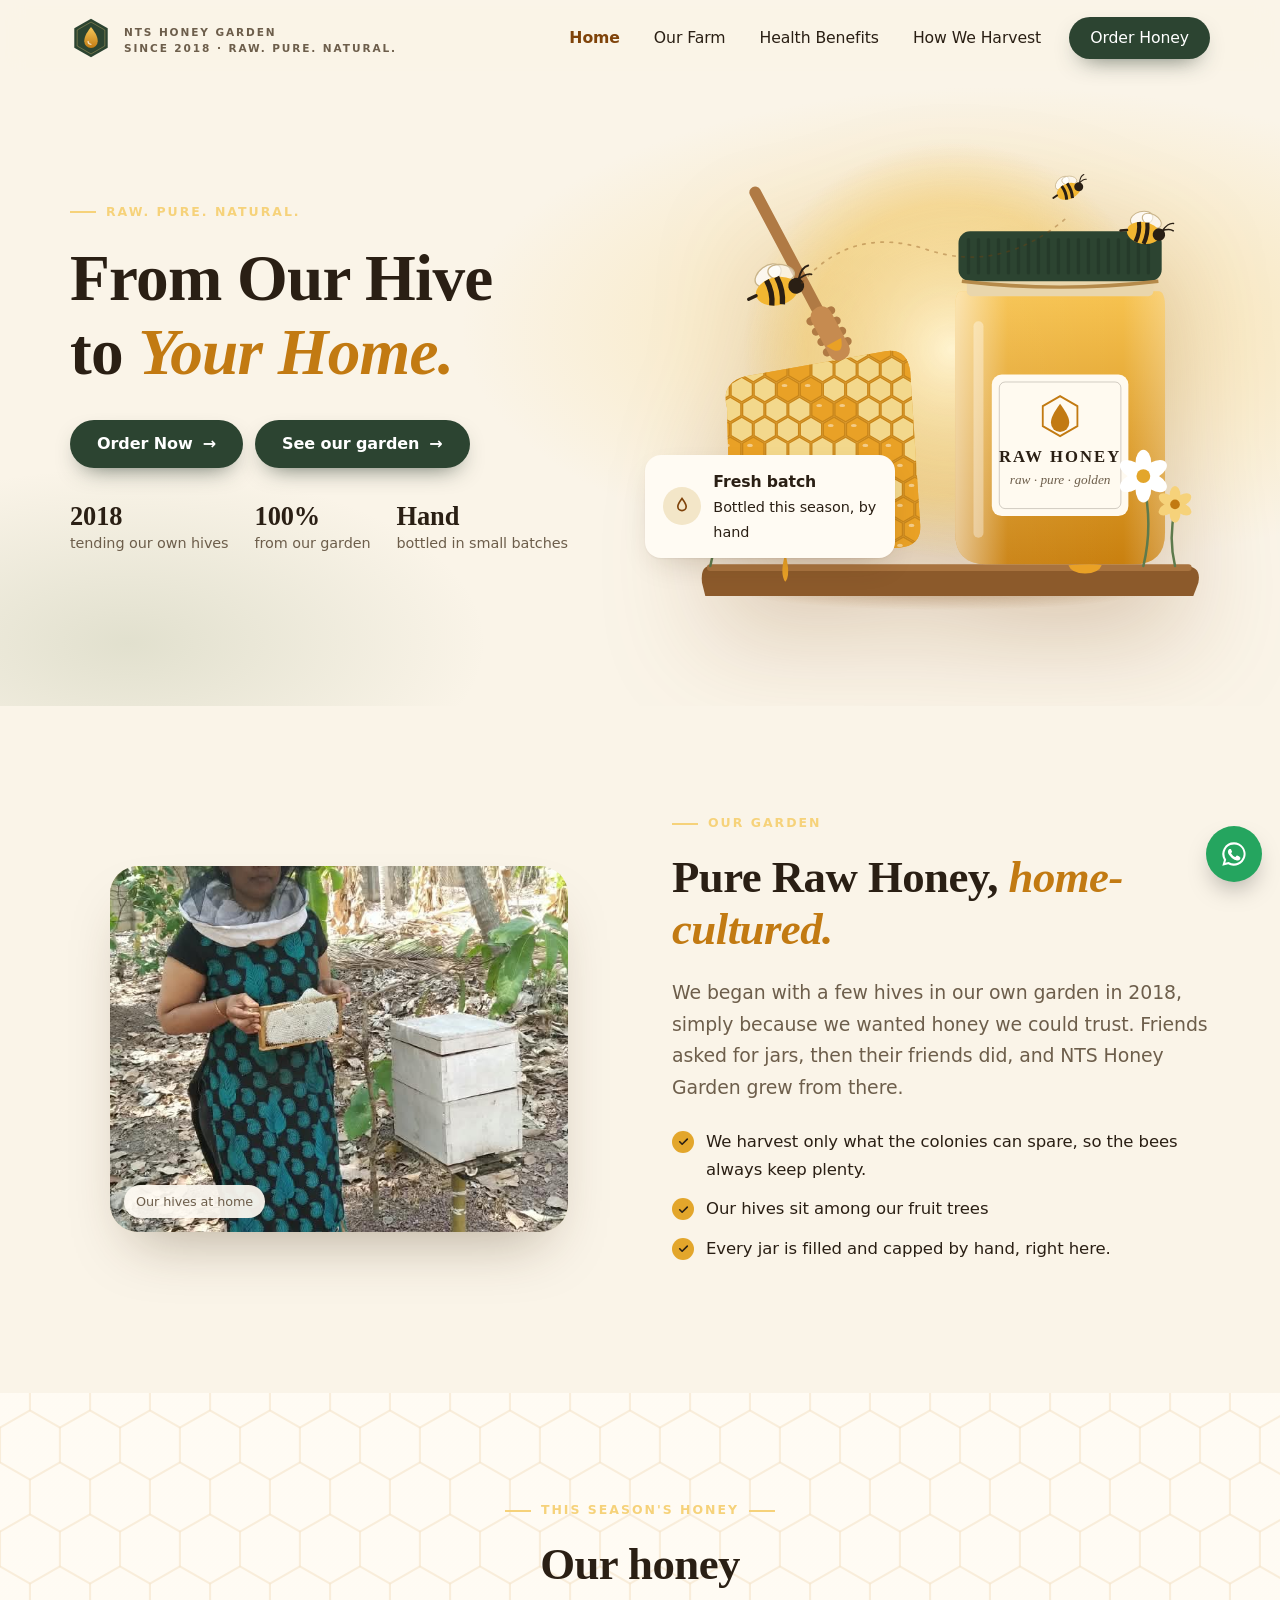
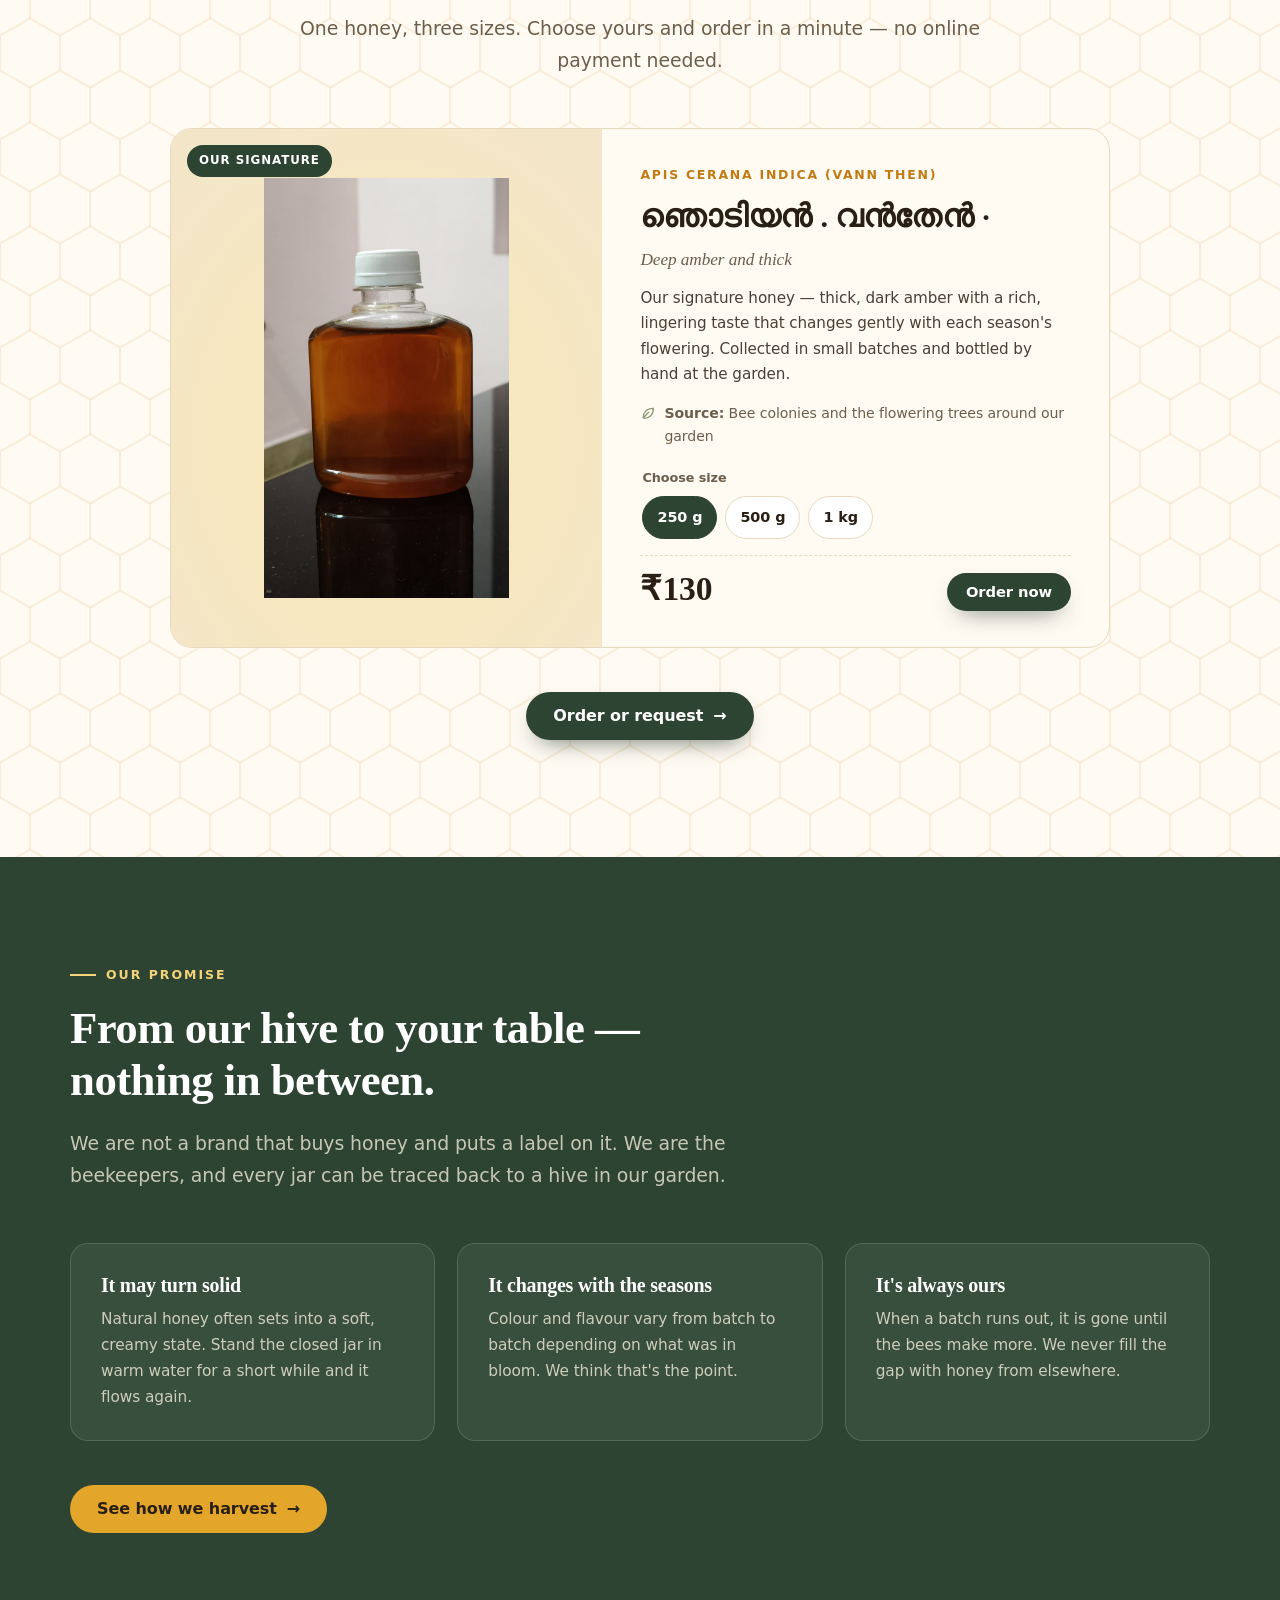
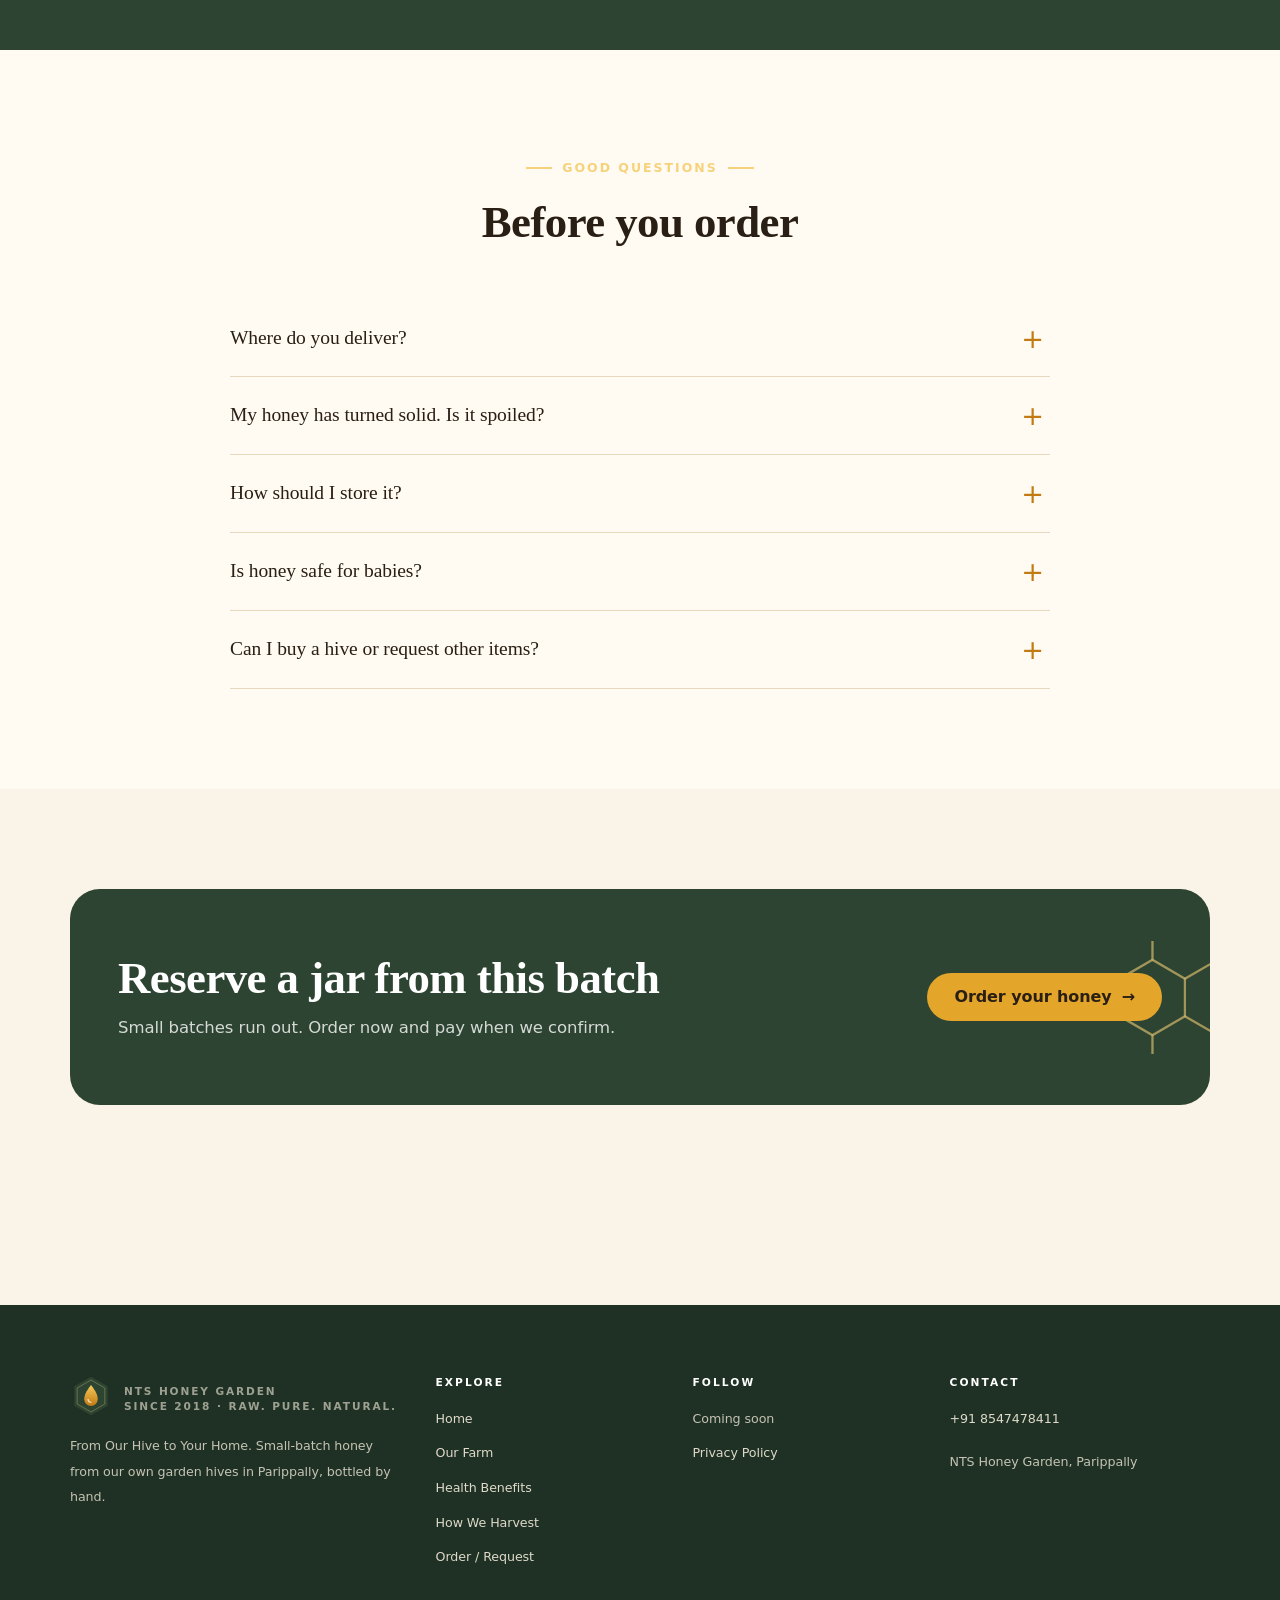
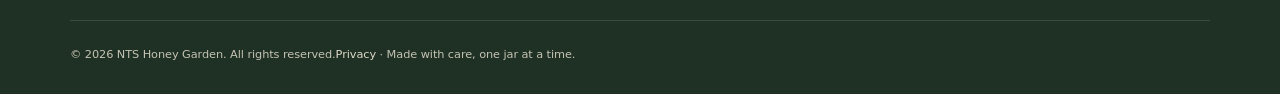
<file: index.html>
<!doctype html>
<html lang="en-IN" class="no-js">
<head>
  <meta charset="utf-8">
  <meta name="viewport" content="width=device-width, initial-scale=1">
  <meta http-equiv="Content-Security-Policy" content="default-src 'self'; script-src 'self' https://www.googletagmanager.com https://checkout.razorpay.com; style-src 'self' 'unsafe-inline' https://fonts.googleapis.com; font-src https://fonts.gstatic.com; img-src 'self' data: https:; connect-src 'self' https://script.google.com https://script.googleusercontent.com https://*.google-analytics.com https://*.googletagmanager.com https://*.razorpay.com; frame-src https://www.google.com https://api.razorpay.com https://checkout.razorpay.com; base-uri 'self'; form-action 'self'">
  <title>NTS Honey Garden — Raw. Pure. Natural.</title>
  <meta name="description" content="Raw, pure, golden honey from our own garden hives in Kerala. വൻതേൻ (Vanthen) Apis cerana indica(ഞൊടിയൻ) honey in 250 g, 500 g and 1 kg. Order online, pay on delivery.">
  <link rel="canonical" href="https://nts-raw-honey-garden.github.io/NTSRawHoneyGarden/">
  <meta property="og:type" content="website">
  <meta property="og:title" content="NTS Honey Garden — Raw. Pure. Natural.">
  <meta property="og:description" content="From Our Hive to Your Home. Home-cultured raw honey from our garden in Kerala.">
  <meta property="og:image" content="https://nts-raw-honey-garden.github.io/NTSRawHoneyGarden/assets/images/og-image.png">
  <meta name="theme-color" content="#2c4431">
  <link rel="icon" href="assets/images/favicon.svg" type="image/svg+xml">
  <link rel="preconnect" href="https://fonts.googleapis.com">
  <link rel="preconnect" href="https://fonts.gstatic.com" crossorigin>
  <link rel="stylesheet" href="https://fonts.googleapis.com/css2?family=Inter:wght@400;500;600;700&family=Playfair+Display:ital,wght@0,500;0,600;0,700;1,500;1,600&family=Noto+Sans+Malayalam:wght@400;600&display=swap">
  <link rel="stylesheet" href="assets/css/styles.css">
  <script type="application/ld+json">
  {"@context":"https://schema.org","@type":"LocalBusiness","name":"NTS Honey Garden","description":"Home-cultured raw honey from our own garden hives in Kerala.","url":"https://nts-raw-honey-garden.github.io/NTSRawHoneyGarden/","telephone":"+91 90000 00000","priceRange":"₹₹","image":"https://nts-raw-honey-garden.github.io/NTSRawHoneyGarden/assets/images/og-image.png"}
  </script>
</head>
<body>
  <a class="skip-link" href="#main">Skip to content</a>
  <header id="site-header"></header>

  <main id="main">
    <!-- ================= HERO ================= -->
    <section class="hero">
      <div class="wrap hero-grid">
        <div>
          <p class="eyebrow reveal">Raw. Pure. Natural.</p>
          <h1 class="reveal reveal-delay-1"><span class="line">From Our Hive</span><span class="line">to <em class="accent">Your Home.</em></span></h1>
          <div class="hero-actions reveal reveal-delay-2">
            <a class="btn btn-primary" href="order.html">Order Now <span class="arrow" aria-hidden="true">→</span></a>
            <a class="btn btn-primary" href="about.html">See our garden <span class="arrow" aria-hidden="true">→</span></a>
          </div>
          <!-- EDIT: replace these with your real numbers -->
          <div class="hero-trust reveal reveal-delay-3">
            <div><strong>2018</strong>tending our own hives</div>
            <div><strong>100%</strong>from our garden</div>
            <div><strong>Hand</strong>bottled in small batches</div>
          </div>
        </div>
        <div class="hero-art reveal reveal-delay-1">
          <img class="float" src="assets/images/hero-honey.svg" alt="A jar of golden honey beside a slab of honeycomb, with bees and wildflowers" width="640" height="580" fetchpriority="high">
          <div class="hero-badge">
            <span class="dot"><svg width="20" height="20" viewBox="0 0 24 24" fill="none" stroke="#7f430a" stroke-width="2" stroke-linecap="round"><path d="M12 3c3 4 5 6.5 5 9.5a5 5 0 0 1-10 0C7 9.5 9 7 12 3z"/></svg></span>
            <span><b>Fresh batch</b>Bottled this season, by hand</span>
          </div>
        </div>
      </div>
    </section>



    <!-- ================= ABOUT TEASER ================= -->
    <section class="section">
      <div class="wrap split">
        <figure class="split-media reveal">
          <img src="assets/images/9.jpeg" alt="Wooden beehives in our garden" loading="lazy" width="800" height="900">
          <figcaption>Our hives at home</figcaption>
        </figure>
        <div class="reveal reveal-delay-1">
          <p class="eyebrow">Our garden</p>
          <h2>Pure Raw Honey, <em class="accent">home-cultured.</em></h2>
          <p class="lead">We began with a few hives in our own garden in <span data-config="foundedYear">2018</span>, simply because we wanted honey we could trust. Friends asked for jars, then their friends did, and NTS Honey Garden grew from there.</p>
          <ul class="checklist">
            <li>We harvest only what the colonies can spare, so the bees always keep plenty.</li>
            <li>Our hives sit among our fruit trees </li>
            <li>Every jar is filled and capped by hand, right here.</li>
          </ul>
        </div>
      </div>
    </section>


 <!-- ================= PRODUCT ================= -->
<section class="section bg-paper hex-bg">
  <div class="wrap">
    <div class="section-head center">
      <p class="eyebrow">This season's honey</p>
      <h2>Our honey</h2>
      <p class="lead" style="margin:0 auto">One honey, three sizes. Choose yours and order in a minute — no online payment needed.</p>
    </div>
    <div class="shop-hero" data-products="1"></div>
    <p style="text-align:center;margin-top:44px">
      <a class="btn btn-primary" href="order.html">Order or request <span class="arrow" aria-hidden="true">→</span></a>
    </p>
  </div>
</section>

    <!-- ================= PROMISE ================= -->
    <section class="section bg-forest">
      <div class="wrap">
        <div class="section-head">
          <p class="eyebrow">Our promise</p>
          <h2>From our hive to your table — nothing in between.</h2>
          <p class="lead">We are not a brand that buys honey and puts a label on it. We are the beekeepers, and every jar can be traced back to a hive in our garden.</p>
        </div>
        <div class="promise-grid">
          <div class="promise reveal"><h3>It may turn solid</h3><p>Natural honey often sets into a soft, creamy state. Stand the closed jar in warm water for a short while and it flows again.</p></div>
          <div class="promise reveal reveal-delay-1"><h3>It changes with the seasons</h3><p>Colour and flavour vary from batch to batch depending on what was in bloom. We think that's the point.</p></div>
          <div class="promise reveal reveal-delay-2"><h3>It's always ours</h3><p>When a batch runs out, it is gone until the bees make more. We never fill the gap with honey from elsewhere.</p></div>
        </div>
        <p style="margin-top:44px"><a class="btn btn-honey" href="harvest.html">See how we harvest <span class="arrow" aria-hidden="true">→</span></a></p>
      </div>
    </section>

    <!-- ================= FAQ ================= -->
    <section class="section bg-paper">
      <div class="wrap">
        <div class="section-head center"><p class="eyebrow">Good questions</p><h2>Before you order</h2></div>
        <div class="faq">
          <details><summary>Where do you deliver?</summary><p>We deliver locally ourselves and ship across India by courier. Delivery is a flat fee, and free on larger orders — the order page shows the exact amount before you submit.</p></details>
          <details><summary>My honey has turned solid. Is it spoiled?</summary><p>No — this is natural. Stand the closed jar in warm (not boiling) water for 15–20 minutes and stir gently. Please avoid the microwave.</p></details>
          <details><summary>How should I store it?</summary><p>At room temperature, lid closed, away from direct sunlight. Always use a dry spoon. Honey does not need refrigeration.</p></details>
          <details><summary>Is honey safe for babies?</summary><p>Honey of any kind should not be given to infants under 12 months old. For everyone else, enjoy!</p></details>
          <details><summary>Can I buy a hive or request other items?</summary><p>Yes. Bee hives for farmers, raw hive honey boxes and ചെറുതേൻ (cheruthen) are available on request — tell us on the order page and we'll call you back.</p></details>
        </div>
      </div>
    </section>

    <!-- ================= CTA ================= -->
    <section class="section">
      <div class="wrap">
        <div class="cta-band reveal">
          <div>
            <h2>Reserve a jar from this batch</h2>
            <p>Small batches run out. Order now and pay when we confirm.</p>
          </div>
          <a class="btn btn-honey" href="order.html">Order your honey <span class="arrow" aria-hidden="true">→</span></a>
        </div>
      </div>
    </section>
  </main>

  <footer id="site-footer"></footer>

  <script src="config/site-config.js"></script>
  <script src="config/products.js"></script>
  <script src="assets/js/layout.js"></script>
  <script src="assets/js/catalog.js"></script>
</body>
</html>
</file>
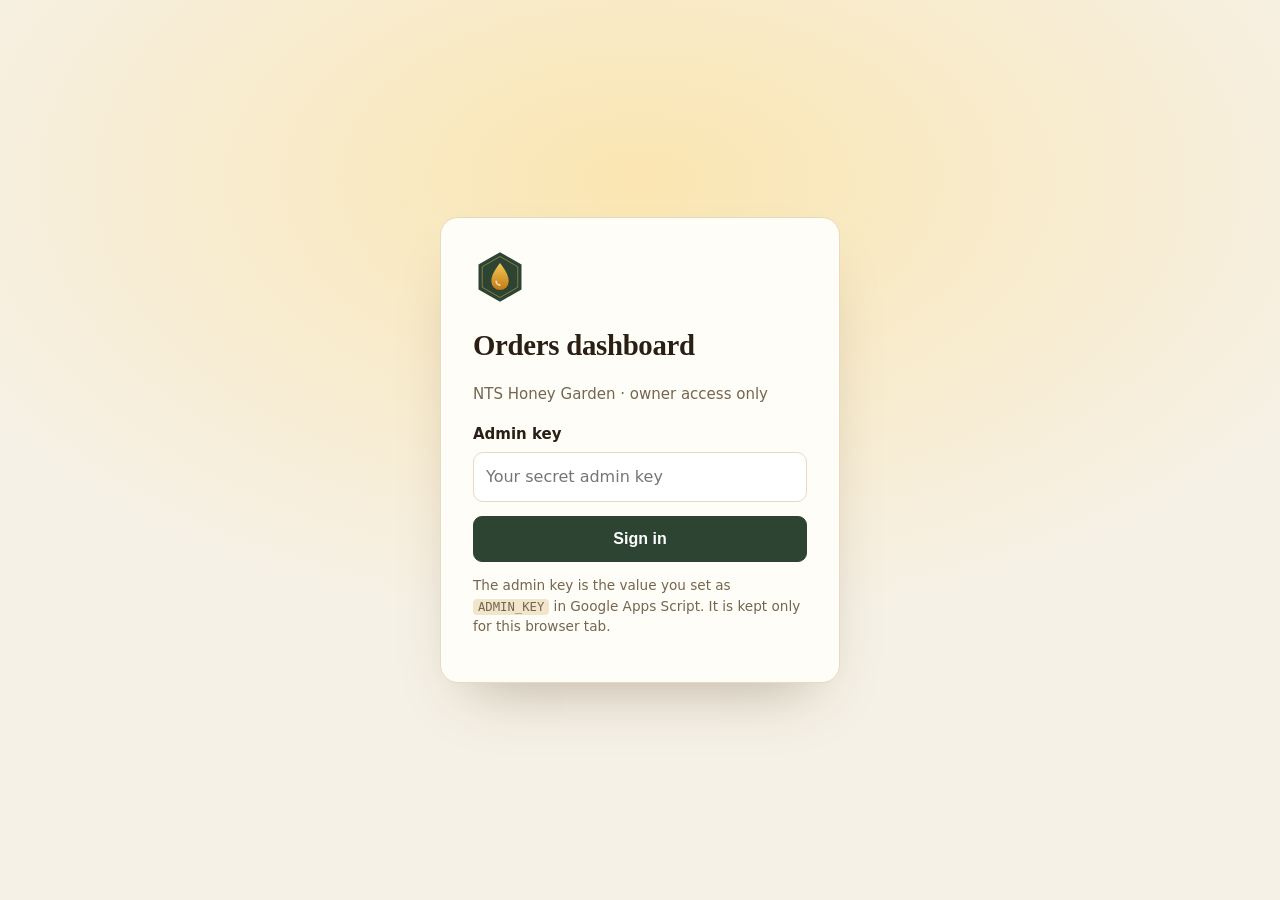
<file: admin/index.html>
<!doctype html>
<html lang="en-IN">
<head>
  <meta charset="utf-8">
  <meta name="viewport" content="width=device-width, initial-scale=1">
  <meta name="robots" content="noindex, nofollow">
  <meta name="referrer" content="no-referrer">
  <meta http-equiv="Content-Security-Policy" content="default-src 'self'; script-src 'self' https://cdnjs.cloudflare.com; style-src 'self' 'unsafe-inline' https://fonts.googleapis.com; font-src https://fonts.gstatic.com; img-src 'self' data:; connect-src 'self' https://script.google.com https://script.googleusercontent.com; base-uri 'self'; form-action 'self'">
  <title>Orders Dashboard</title>
  <link rel="icon" href="../assets/images/favicon.svg" type="image/svg+xml">
  <link rel="preconnect" href="https://fonts.googleapis.com">
  <link rel="preconnect" href="https://fonts.gstatic.com" crossorigin>
  <link rel="stylesheet" href="https://fonts.googleapis.com/css2?family=Inter:wght@400;500;600;700&family=Playfair+Display:wght@600;700&display=swap">
  <link rel="stylesheet" href="../assets/css/admin.css">
</head>
<body>
  <!-- ============ SIGN IN ============ -->
  <section id="login" class="login">
    <form id="login-form" class="login-card" autocomplete="off">
      <img src="../assets/images/logo.svg" alt="" width="54" height="54">
      <h1>Orders dashboard</h1>
      <p class="muted" id="login-farm">Owner access only</p>
      <div id="login-error" class="alert" hidden></div>
      <label for="admin-key">Admin key</label>
      <input id="admin-key" type="password" autocomplete="current-password" required placeholder="Your secret admin key">
      <button class="btn primary" type="submit">Sign in</button>
      <p class="muted small">The admin key is the value you set as <code>ADMIN_KEY</code> in Google Apps Script. It is kept only for this browser tab.</p>
      <div id="demo-box" hidden>
        <hr>
        <p class="small">No backend is connected yet (<code>orderBackendUrl</code> is empty in <code>config/site-config.js</code>).</p>
        <button class="btn" type="button" id="demo-btn">Preview with sample orders</button>
      </div>
    </form>
  </section>

  <!-- ============ DASHBOARD ============ -->
  <div id="app" hidden>
    <header class="topbar">
      <div class="brand"><img src="../assets/images/logo.svg" alt="" width="34" height="34"><div><strong id="farm-name">Farm</strong><span>Orders dashboard</span></div></div>
      <div class="top-actions">
        <span id="demo-flag" class="pill warn" hidden>Sample data</span>
        <button class="btn" id="refresh-btn" type="button">Refresh</button>
        <button class="btn ghost" id="logout-btn" type="button">Sign out</button>
      </div>
    </header>

    <main class="container">
      <section class="kpis" id="kpis"></section>
      <!-- ============ STOCK ============ -->
      <section class="stock-panel" id="stock-panel">
        <div class="stock-head">
          <button class="btn ghost stock-toggle" id="stock-toggle" type="button" aria-expanded="false" aria-controls="stock-body">
            <span class="chev" aria-hidden="true">▸</span> Stock
          </button>
          <span class="muted small" id="stock-summary"></span>
          <button class="btn" id="stock-refresh" type="button">Reload stock</button>
        </div>
        <div id="stock-body" hidden>
          <div id="stock-notice" class="alert" hidden></div>
          <div class="table-wrap">
            <table class="orders stock-table" id="stock-table">
              <thead><tr>
                <th>Product</th><th>Size</th><th class="num">Price</th>
                <th class="num">In stock</th><th class="num">Sold</th><th>Updated</th><th></th>
              </tr></thead>
              <tbody></tbody>
            </table>
          </div>
          <p class="muted small">Type a new number and press Enter, or tap Save. Stock drops automatically when an order comes in, and goes back up if you mark an order Cancelled.</p>
        </div>
      </section>
      <section class="toolbar" style="margin-bottom:12px">
        <div class="tabs" id="type-tabs" role="tablist" aria-label="Orders or requests"></div>
      </section>

      <section class="toolbar">
        <div class="tabs" id="status-tabs" role="tablist"></div>
        <div class="filters">
          <input type="search" id="search" placeholder="Search name, phone, reference, item…" aria-label="Search orders">
          <label class="date">From <input type="date" id="from"></label>
          <label class="date">To <input type="date" id="to"></label>
          <button class="btn" id="csv-btn" type="button">Export CSV</button>
          <button class="btn" id="xlsx-btn" type="button">Export Excel</button>
        </div>
      </section>

      <div id="notice" class="alert" hidden></div>
      <p class="muted small" id="count"></p>

      <div class="table-wrap">
        <table class="orders" id="orders">
          <thead><tr>
            <th>Booking</th><th>Customer</th><th>Items</th><th class="num">Value</th><th>Delivery</th><th>Status</th><th></th>
          </tr></thead>
          <tbody></tbody>
        </table>
      </div>
      <p class="empty" id="empty" hidden>No orders match these filters.</p>
    </main>
  </div>

  <script src="../config/site-config.js"></script>
  <script src="../assets/js/api.js"></script>
  <script src="../assets/js/admin.js"></script>
</body>
</html>
</file>
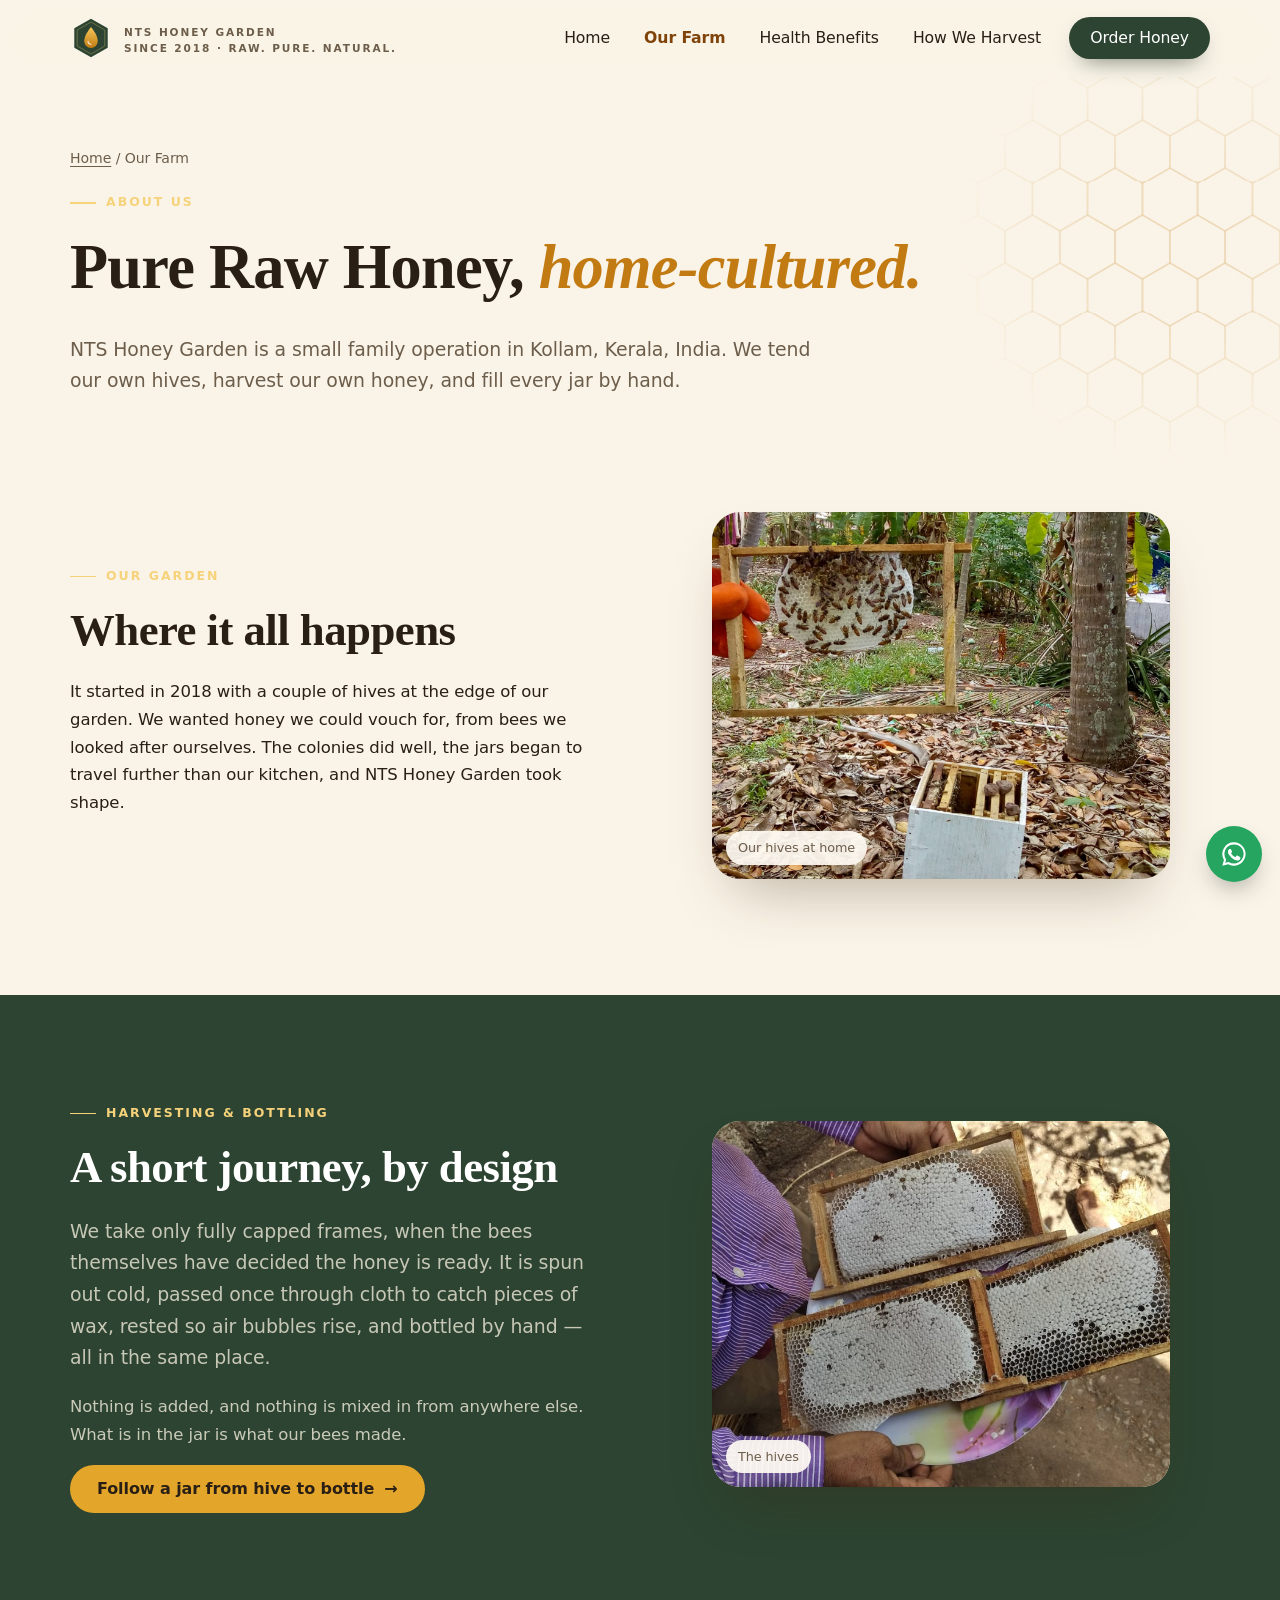
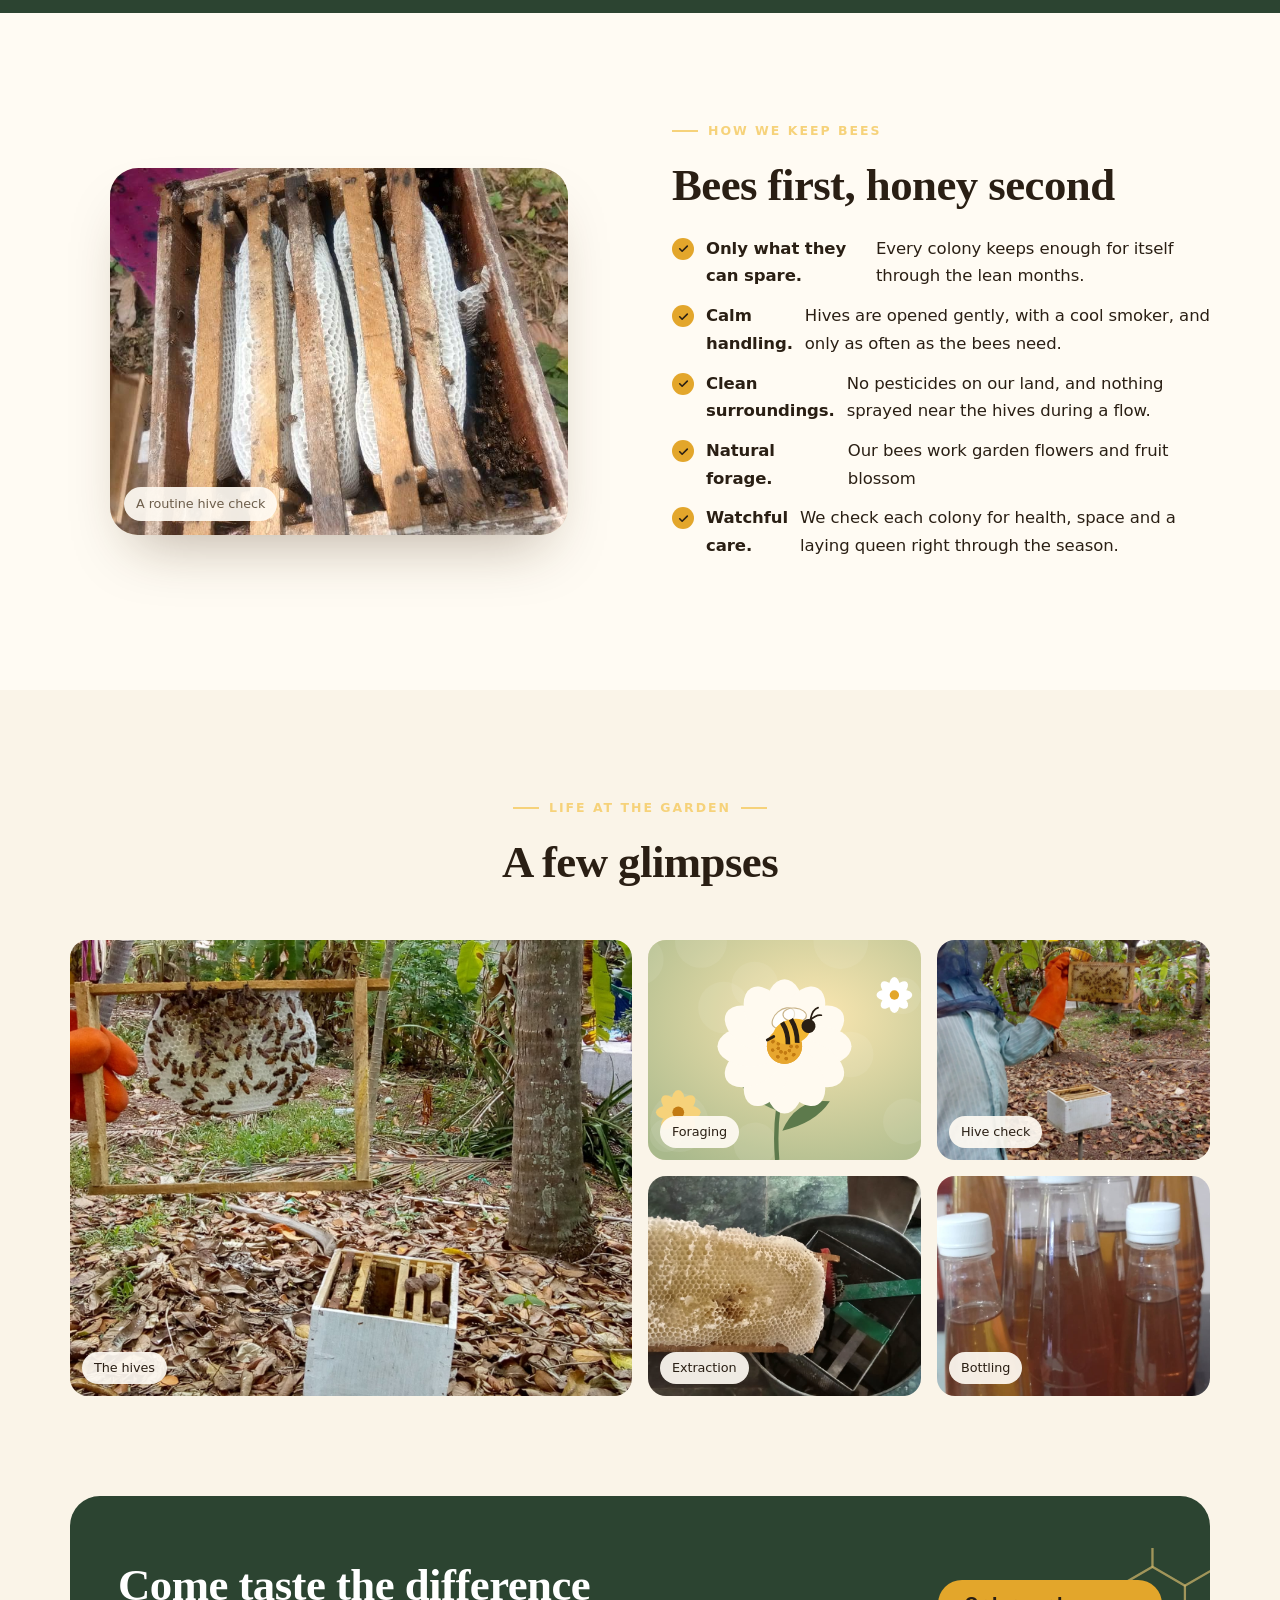
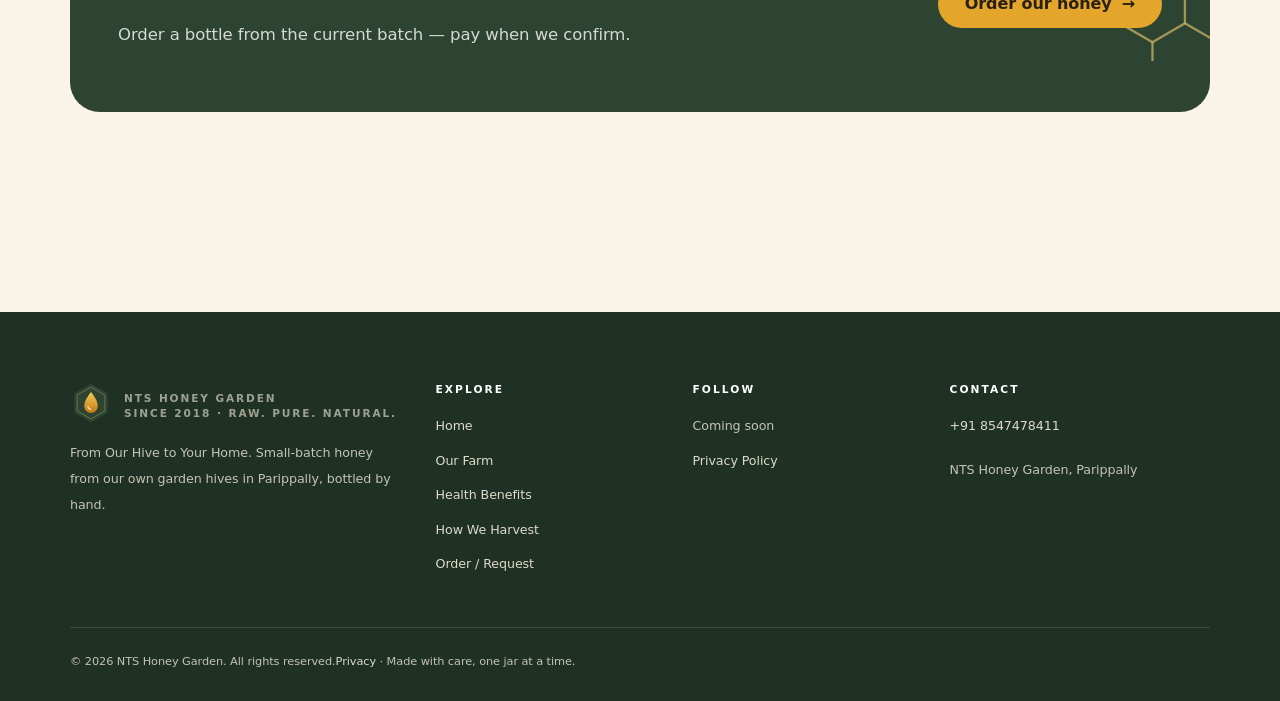
<file: about.html>
<!doctype html>
<html lang="en-IN" class="no-js">
<head>
  <meta charset="utf-8">
  <meta name="viewport" content="width=device-width, initial-scale=1">
  <meta http-equiv="Content-Security-Policy" content="default-src 'self'; script-src 'self' https://www.googletagmanager.com; style-src 'self' 'unsafe-inline' https://fonts.googleapis.com; font-src https://fonts.gstatic.com; img-src 'self' data: https:; connect-src 'self' https://*.google-analytics.com https://*.googletagmanager.com; frame-src https://www.google.com; base-uri 'self'; form-action 'self'">
  <title>Our Garden &amp; Beekeeping — NTS Honey Garden</title>
  <meta name="description" content="Meet NTS Honey Garden: home-cultured raw honey from our own hives in Kerala, how we keep our bees, where our hives sit, and how we harvest and bottle.">
  <link rel="canonical" href="https://nts-raw-honey-garden.github.io/NTSRawHoneyGarden/about.html">
  <meta property="og:title" content="Our Garden — NTS Honey Garden">
  <meta property="og:image" content="https://nts-raw-honey-garden.github.io/NTSRawHoneyGarden/assets/images/og-image.png">
  <meta name="theme-color" content="#2c4431">
  <link rel="icon" href="assets/images/favicon.svg" type="image/svg+xml">
  <link rel="preconnect" href="https://fonts.googleapis.com">
  <link rel="preconnect" href="https://fonts.gstatic.com" crossorigin>
  <link rel="stylesheet" href="https://fonts.googleapis.com/css2?family=Inter:wght@400;500;600;700&family=Playfair+Display:ital,wght@0,500;0,600;0,700;1,500;1,600&family=Noto+Sans+Malayalam:wght@400;600&display=swap">
  <link rel="stylesheet" href="assets/css/styles.css">
</head>
<body>
  <a class="skip-link" href="#main">Skip to content</a>
  <header id="site-header"></header>

  <main id="main">
    <section class="page-hero">
      <div class="wrap">
        <p class="breadcrumb"><a href="index.html">Home</a> / Our Farm</p>
        <p class="eyebrow">About us</p>
        <h1>Pure Raw Honey, <em class="accent">home-cultured.</em></h1>
        <p class="lead">NTS Honey Garden is a small family operation in <span data-config="region">Parippally, Kollam, Kerala, India</span>. We tend our own hives, harvest our own honey, and fill every jar by hand.</p>
      </div>
    </section>

    <!-- EDIT: rewrite this in your own words — real details build trust -->
    <section class="section" style="padding-top:30px">
      <div class="wrap split">
        <div class="reveal">
          <p class="eyebrow">Our garden</p>
          <h2>Where it all happens</h2>
          <p>It started in <span data-config="foundedYear">2018</span> with a couple of hives at the edge of our garden. We wanted honey we could vouch for, from bees we looked after ourselves. The colonies did well, the jars began to travel further than our kitchen, and NTS Honey Garden took shape.</p>
      </div>
        <figure class="split-media reveal reveal-delay-1">
          <img src="assets/images/farm/meadow-hives.jpeg" alt="Beehives standing in a flowering garden" loading="lazy" width="800" height="600">
          <figcaption>Our hives at home</figcaption>
        </figure>
      </div>
    </section>

    
    <section class="section bg-forest">
      <div class="wrap split">
        <div class="reveal">
          <p class="eyebrow">Harvesting &amp; bottling</p>
          <h2>A short journey, by design</h2>
          <p class="lead">We take only fully capped frames, when the bees themselves have decided the honey is ready. It is spun out cold, passed once through cloth to catch pieces of wax, rested so air bubbles rise, and bottled by hand — all in the same place.</p>
          <p style="color:rgba(243,236,220,.8)">Nothing is added, and nothing is mixed in from anywhere else. What is in the jar is what our bees made.</p>
          <a class="btn btn-honey" href="harvest.html">Follow a jar from hive to bottle <span class="arrow" aria-hidden="true">→</span></a>
        </div>
        <figure class="split-media reveal reveal-delay-1">
          <img src="assets/images/farm/10.jpeg" alt="Close-up of honeycomb with wax-capped cells" loading="lazy" width="800" height="600"><figcaption>The hives</figcaption>
        </figure>
      </div>
    </section>
  <section class="section bg-paper">
      <div class="wrap split reverse">
        <div class="reveal">
          <p class="eyebrow">How we keep bees</p>
          <h2>Bees first, honey second</h2>
          <ul class="checklist">
            <li><strong>Only what they can spare.</strong> Every colony keeps enough for itself through the lean months.</li>
            <li><strong>Calm handling.</strong> Hives are opened gently, with a cool smoker, and only as often as the bees need.</li>
            <li><strong>Clean surroundings.</strong> No pesticides on our land, and nothing sprayed near the hives during a flow.</li>
            <li><strong>Natural forage.</strong> Our bees work garden flowers and fruit blossom </li>
            <li><strong>Watchful care.</strong> We check each colony for health, space and a laying queen right through the season.</li>
          </ul>
        </div>
        <figure class="split-media reveal reveal-delay-1">
          <img src="assets/images/farm/5.jpeg" alt="A beekeeper holding up a hive frame covered with bees and honeycomb" loading="lazy" width="800" height="600">
          <figcaption>A routine hive check</figcaption>
        </figure>
      </div>
  </section>
    <!-- EDIT: replace these illustrations with your own photos (see documentation/04-managing-products.md) -->
    <section class="section">
      <div class="wrap">
        <div class="section-head center"><p class="eyebrow">Life at the garden</p><h2>A few glimpses</h2></div>
        <div class="gallery">
          <figure class="wide tall reveal"><img src="assets/images/farm/meadow-hives.jpeg" alt="Hives in the garden" loading="lazy"><figcaption>The hives</figcaption></figure>
          <figure class="reveal reveal-delay-1"><img src="assets/images/farm/foraging.svg" alt="A bee foraging on a flower" loading="lazy"><figcaption>Foraging</figcaption></figure>
          <figure class="reveal reveal-delay-2"><img src="assets/images/farm/2.jpeg" alt="Inspecting a frame" loading="lazy"><figcaption>Hive check</figcaption></figure>
          <figure class="reveal reveal-delay-1"><img src="assets/images/farm/WhatsApp Image 2026-09-28 at 19.58.49.jpeg" alt="Honey extractor" loading="lazy"><figcaption>Extraction</figcaption></figure>
          <figure class="reveal reveal-delay-2"><img src="assets/images/farm/8.jpeg" alt="Bottling honey by hand" loading="lazy"><figcaption>Bottling</figcaption></figure>
        </div>
      </div>
    </section>

    <section class="section" style="padding-top:0">
      <div class="wrap">
        <div class="cta-band reveal">
          <div><h2>Come taste the difference</h2><p>Order a bottle from the current batch — pay when we confirm.</p></div>
          <a class="btn btn-honey" href="order.html">Order our honey <span class="arrow" aria-hidden="true">→</span></a>
        </div>
      </div>
    </section>
  </main>

  <footer id="site-footer"></footer>
  <script src="config/site-config.js"></script>
  <script src="assets/js/layout.js"></script>
  <script src="assets/js/about.js"></script>
</body>
</html>
</file>
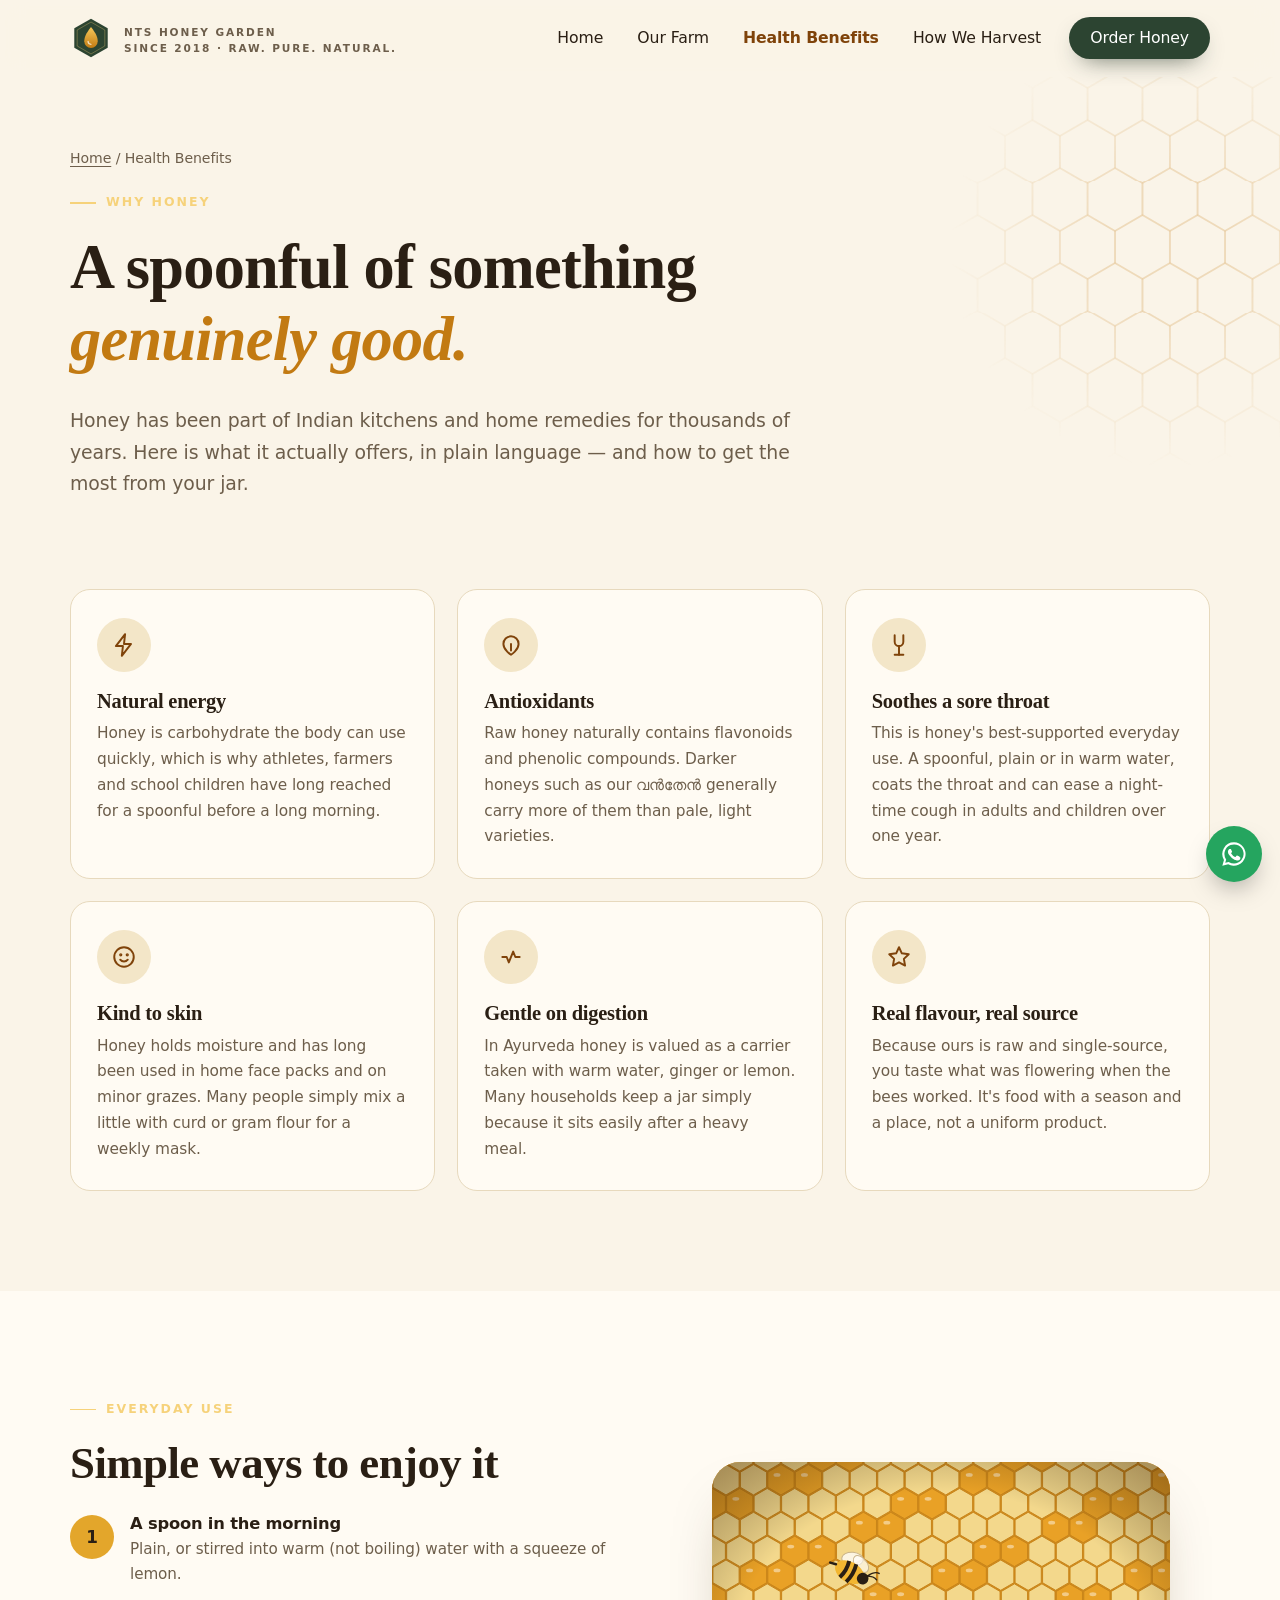
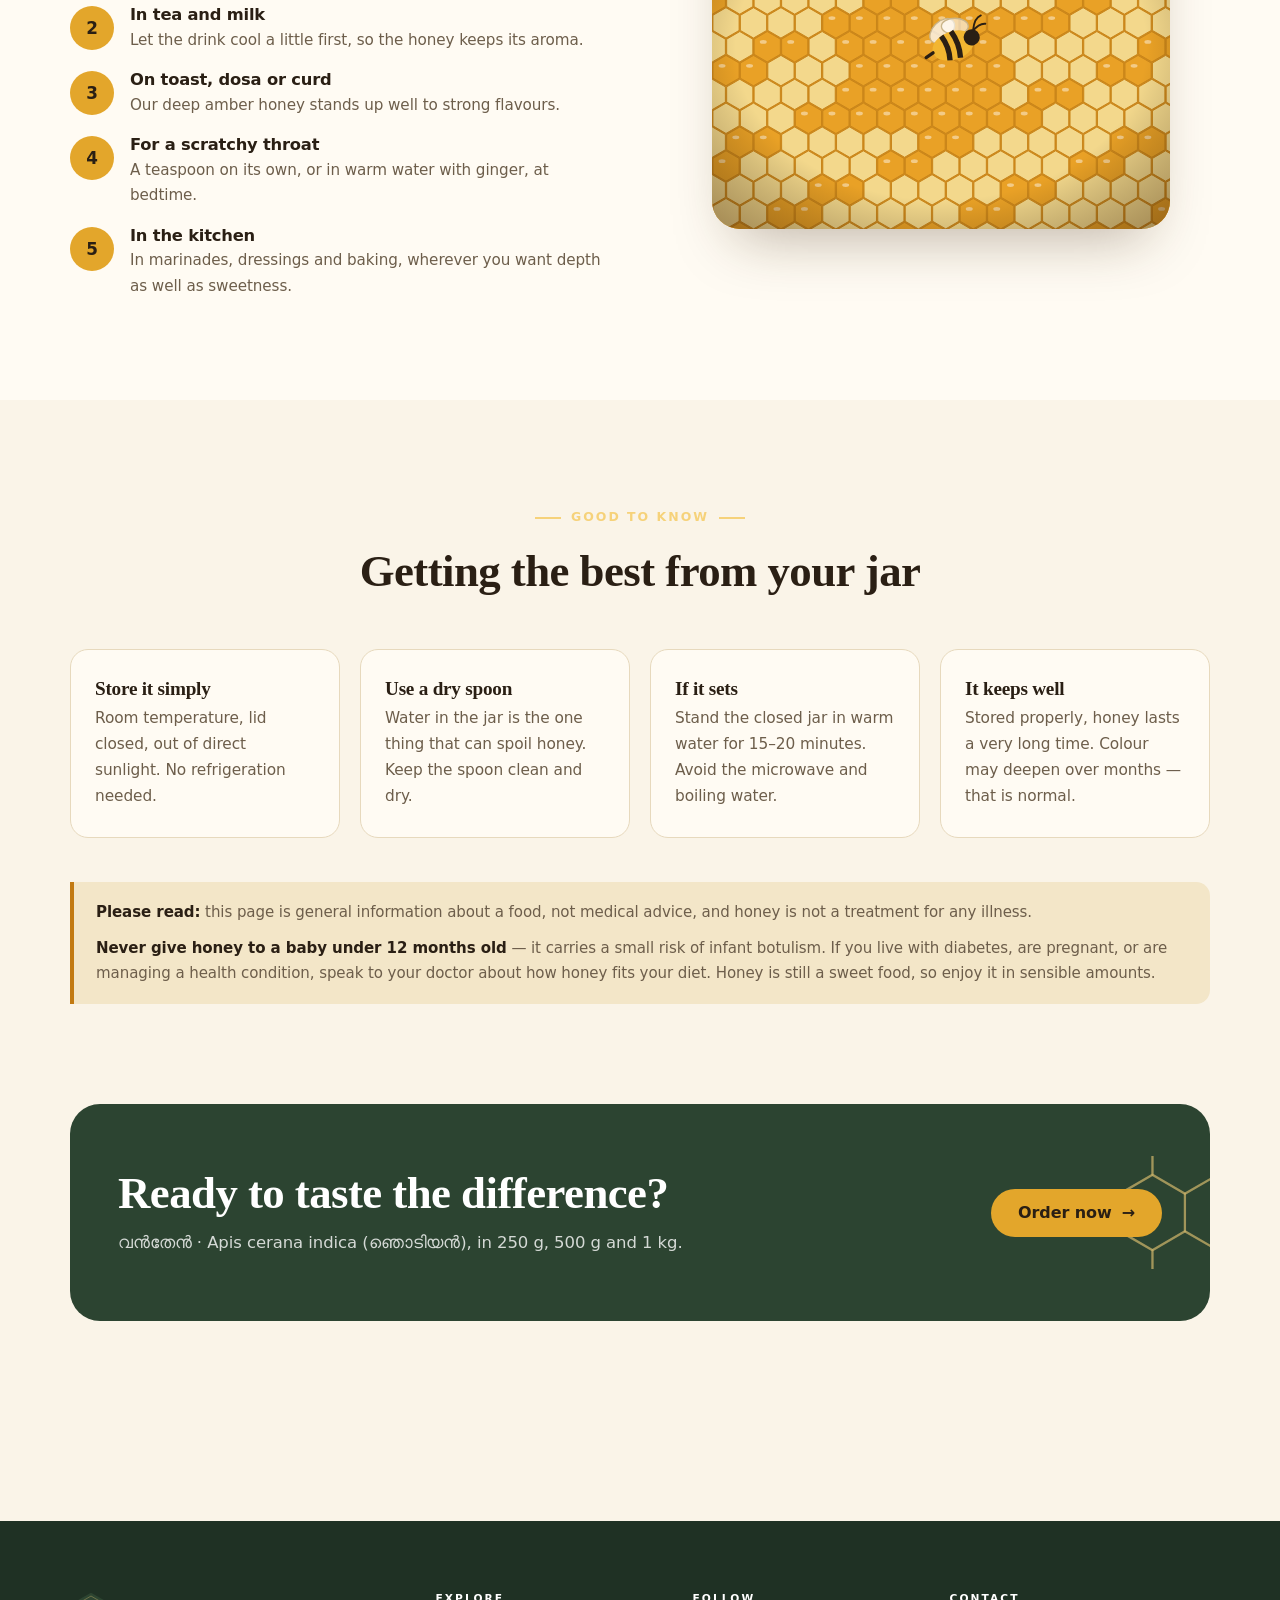
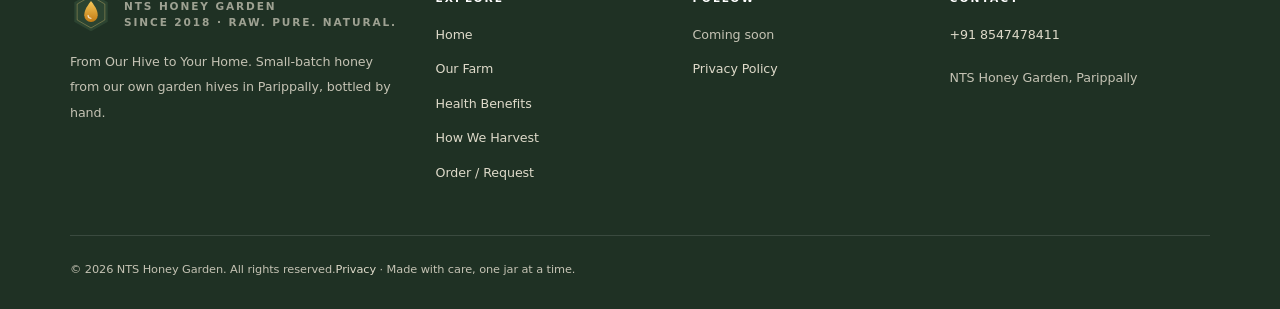
<file: benefits.html>
<!doctype html>
<html lang="en-IN" class="no-js">
<head>
  <meta charset="utf-8">
  <meta name="viewport" content="width=device-width, initial-scale=1">
  <meta http-equiv="Content-Security-Policy" content="default-src 'self'; script-src 'self' https://www.googletagmanager.com; style-src 'self' 'unsafe-inline' https://fonts.googleapis.com; font-src https://fonts.gstatic.com; img-src 'self' data: https:; connect-src 'self' https://*.google-analytics.com https://*.googletagmanager.com; base-uri 'self'; form-action 'self'">
  <title>Health Benefits of Raw Honey — NTS Honey Garden</title>
  <meta name="description" content="Why people have valued raw honey for centuries: natural energy, antioxidants, soothing a sore throat, skin care and everyday wellbeing — plus how to use it and who should avoid it.">
  <link rel="canonical" href="https://nts-raw-honey-garden.github.io/NTSRawHoneyGarden/benefits.html">
  <meta property="og:title" content="Health Benefits of Raw Honey — NTS Honey Garden">
  <meta property="og:image" content="https://nts-raw-honey-garden.github.io/NTSRawHoneyGarden/assets/images/og-image.png">
  <meta name="theme-color" content="#2c4431">
  <link rel="icon" href="assets/images/favicon.svg" type="image/svg+xml">
  <link rel="preconnect" href="https://fonts.googleapis.com">
  <link rel="preconnect" href="https://fonts.gstatic.com" crossorigin>
  <link rel="stylesheet" href="https://fonts.googleapis.com/css2?family=Inter:wght@400;500;600;700&family=Playfair+Display:ital,wght@0,500;0,600;0,700;1,500;1,600&family=Noto+Sans+Malayalam:wght@400;600&display=swap">
  <link rel="stylesheet" href="assets/css/styles.css">
</head>
<body>
  <a class="skip-link" href="#main">Skip to content</a>
  <header id="site-header"></header>

  <main id="main">
    <section class="page-hero">
      <div class="wrap">
        <p class="breadcrumb"><a href="index.html">Home</a> / Health Benefits</p>
        <p class="eyebrow">Why honey</p>
        <h1>A spoonful of something <em class="accent">genuinely good.</em></h1>
        <p class="lead">Honey has been part of Indian kitchens and home remedies for thousands of years. Here is what it actually offers, in plain language — and how to get the most from your jar.</p>
      </div>
    </section>

    <!-- ================= BENEFIT CARDS ================= -->
    <section class="section" style="padding-top:20px">
      <div class="wrap">
        <div class="benefit-grid">
          <div class="benefit reveal">
            <div class="icon"><svg width="26" height="26" viewBox="0 0 24 24" fill="none" stroke="currentColor" stroke-width="1.8" stroke-linecap="round" stroke-linejoin="round"><path d="M13 2L4.5 13H11l-1 9 8.5-11H12z"/></svg></div>
            <h3>Natural energy</h3>
            <p>Honey is carbohydrate the body can use quickly, which is why athletes, farmers and school children have long reached for a spoonful before a long morning.</p>
          </div>
          <div class="benefit reveal reveal-delay-1">
            <div class="icon"><svg width="26" height="26" viewBox="0 0 24 24" fill="none" stroke="currentColor" stroke-width="1.8" stroke-linecap="round" stroke-linejoin="round"><path d="M12 21s-7-4.4-7-10a7 7 0 0 1 14 0c0 5.6-7 10-7 10z"/><path d="M12 11v6"/></svg></div>
            <h3>Antioxidants</h3>
            <p>Raw honey naturally contains flavonoids and phenolic compounds. Darker honeys such as our വൻതേൻ generally carry more of them than pale, light varieties.</p>
          </div>
          <div class="benefit reveal reveal-delay-2">
            <div class="icon"><svg width="26" height="26" viewBox="0 0 24 24" fill="none" stroke="currentColor" stroke-width="1.8" stroke-linecap="round" stroke-linejoin="round"><path d="M8 3v6a4 4 0 0 0 8 0V3"/><path d="M12 13v8"/><path d="M8 21h8"/></svg></div>
            <h3>Soothes a sore throat</h3>
            <p>This is honey's best-supported everyday use. A spoonful, plain or in warm water, coats the throat and can ease a night-time cough in adults and children over one year.</p>
          </div>
          <div class="benefit reveal">
            <div class="icon"><svg width="26" height="26" viewBox="0 0 24 24" fill="none" stroke="currentColor" stroke-width="1.8" stroke-linecap="round" stroke-linejoin="round"><circle cx="12" cy="12" r="9"/><path d="M8.5 14.5a4.5 4.5 0 0 0 7 0"/><circle cx="9" cy="10" r=".6" fill="currentColor"/><circle cx="15" cy="10" r=".6" fill="currentColor"/></svg></div>
            <h3>Kind to skin</h3>
            <p>Honey holds moisture and has long been used in home face packs and on minor grazes. Many people simply mix a little with curd or gram flour for a weekly mask.</p>
          </div>
          <div class="benefit reveal reveal-delay-1">
            <div class="icon"><svg width="26" height="26" viewBox="0 0 24 24" fill="none" stroke="currentColor" stroke-width="1.8" stroke-linecap="round" stroke-linejoin="round"><path d="M4 12h4l2 5 4-10 2 5h4"/></svg></div>
            <h3>Gentle on digestion</h3>
            <p>In Ayurveda honey is valued as a carrier taken with warm water, ginger or lemon. Many households keep a jar simply because it sits easily after a heavy meal.</p>
          </div>
          <div class="benefit reveal reveal-delay-2">
            <div class="icon"><svg width="26" height="26" viewBox="0 0 24 24" fill="none" stroke="currentColor" stroke-width="1.8" stroke-linecap="round" stroke-linejoin="round"><path d="M12 3l2.6 5.6L21 9.4l-4.5 4.3 1.1 6.2-5.6-3-5.6 3 1.1-6.2L3 9.4l6.4-.8z"/></svg></div>
            <h3>Real flavour, real source</h3>
            <p>Because ours is raw and single-source, you taste what was flowering when the bees worked. It's food with a season and a place, not a uniform product.</p>
          </div>
        </div>
      </div>
    </section>

    <!-- ================= HOW TO USE ================= -->
    <section class="section bg-paper">
      <div class="wrap split">
        <div class="reveal">
          <p class="eyebrow">Everyday use</p>
          <h2>Simple ways to enjoy it</h2>
          <ol class="usage-list" style="margin-top:26px">
            <li><span class="n">1</span><div><h4>A spoon in the morning</h4><p>Plain, or stirred into warm (not boiling) water with a squeeze of lemon.</p></div></li>
            <li><span class="n">2</span><div><h4>In tea and milk</h4><p>Let the drink cool a little first, so the honey keeps its aroma.</p></div></li>
            <li><span class="n">3</span><div><h4>On toast, dosa or curd</h4><p>Our deep amber honey stands up well to strong flavours.</p></div></li>
            <li><span class="n">4</span><div><h4>For a scratchy throat</h4><p>A teaspoon on its own, or in warm water with ginger, at bedtime.</p></div></li>
            <li><span class="n">5</span><div><h4>In the kitchen</h4><p>In marinades, dressings and baking, wherever you want depth as well as sweetness.</p></div></li>
          </ol>
        </div>
        <figure class="split-media reveal reveal-delay-1">
          <img src="assets/images/farm/capped-comb.svg" alt="Close-up of honeycomb filled with honey" loading="lazy" width="800" height="600">
        </figure>
      </div>
    </section>

    <!-- ================= STORAGE + SAFETY ================= -->
    <section class="section">
      <div class="wrap">
        <div class="section-head center"><p class="eyebrow">Good to know</p><h2>Getting the best from your jar</h2></div>
        <div class="highlights">
          <div class="highlight reveal"><h3>Store it simply</h3><p>Room temperature, lid closed, out of direct sunlight. No refrigeration needed.</p></div>
          <div class="highlight reveal reveal-delay-1"><h3>Use a dry spoon</h3><p>Water in the jar is the one thing that can spoil honey. Keep the spoon clean and dry.</p></div>
          <div class="highlight reveal reveal-delay-2"><h3>If it sets</h3><p>Stand the closed jar in warm water for 15–20 minutes. Avoid the microwave and boiling water.</p></div>
          <div class="highlight reveal reveal-delay-3"><h3>It keeps well</h3><p>Stored properly, honey lasts a very long time. Colour may deepen over months — that is normal.</p></div>
        </div>

        <div class="note-box reveal" style="margin-top:44px">
          <p style="margin:0 0 10px"><strong>Please read:</strong> this page is general information about a food, not medical advice, and honey is not a treatment for any illness.</p>
          <p style="margin:0"><strong>Never give honey to a baby under 12 months old</strong> — it carries a small risk of infant botulism. If you live with diabetes, are pregnant, or are managing a health condition, speak to your doctor about how honey fits your diet. Honey is still a sweet food, so enjoy it in sensible amounts.</p>
        </div>
      </div>
    </section>

    <section class="section" style="padding-top:0">
      <div class="wrap">
        <div class="cta-band reveal">
          <div><h2>Ready to taste the difference?</h2><p>വൻതേൻ · Apis cerana indica (ഞൊടിയൻ), in 250 g, 500 g and 1 kg.</p></div>
          <a class="btn btn-honey" href="order.html">Order now <span class="arrow" aria-hidden="true">→</span></a>
        </div>
      </div>
    </section>
  </main>

  <footer id="site-footer"></footer>
  <script src="config/site-config.js"></script>
  <script src="assets/js/layout.js"></script>
</body>
</html>
</file>
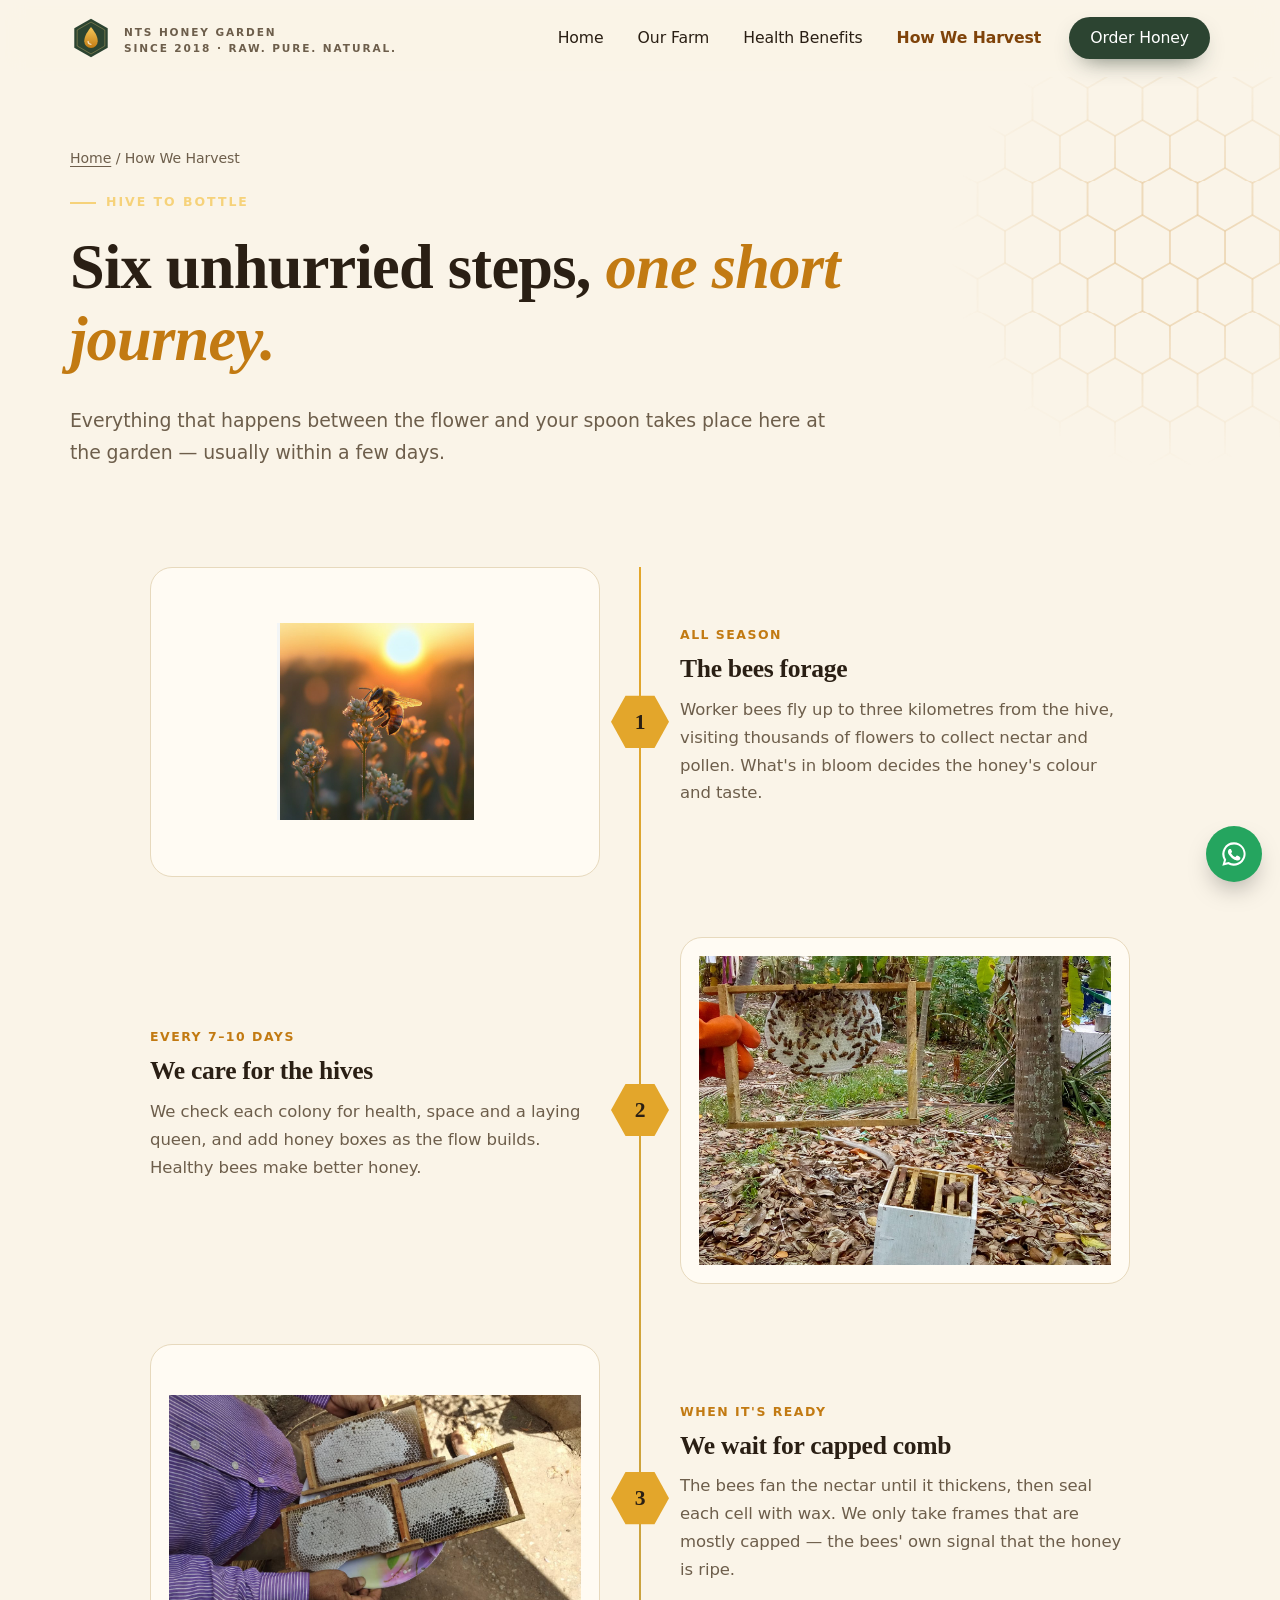
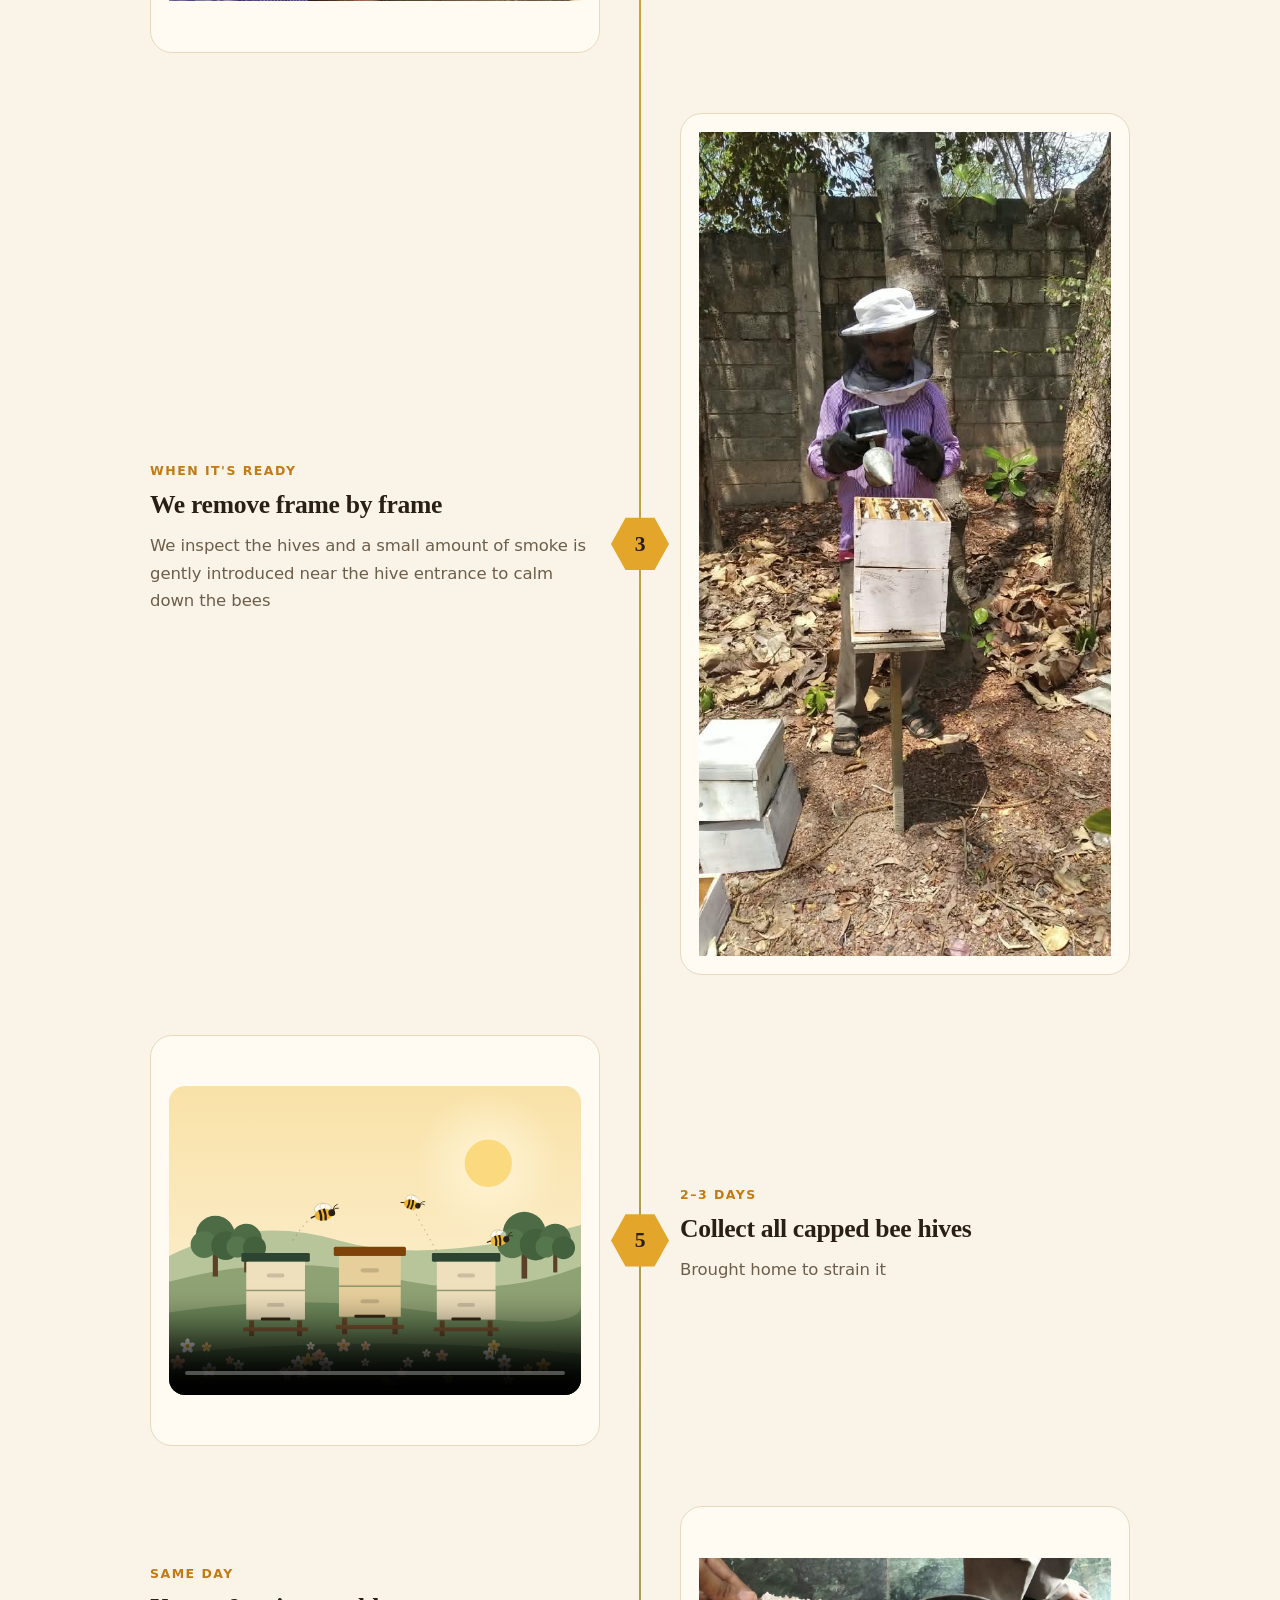
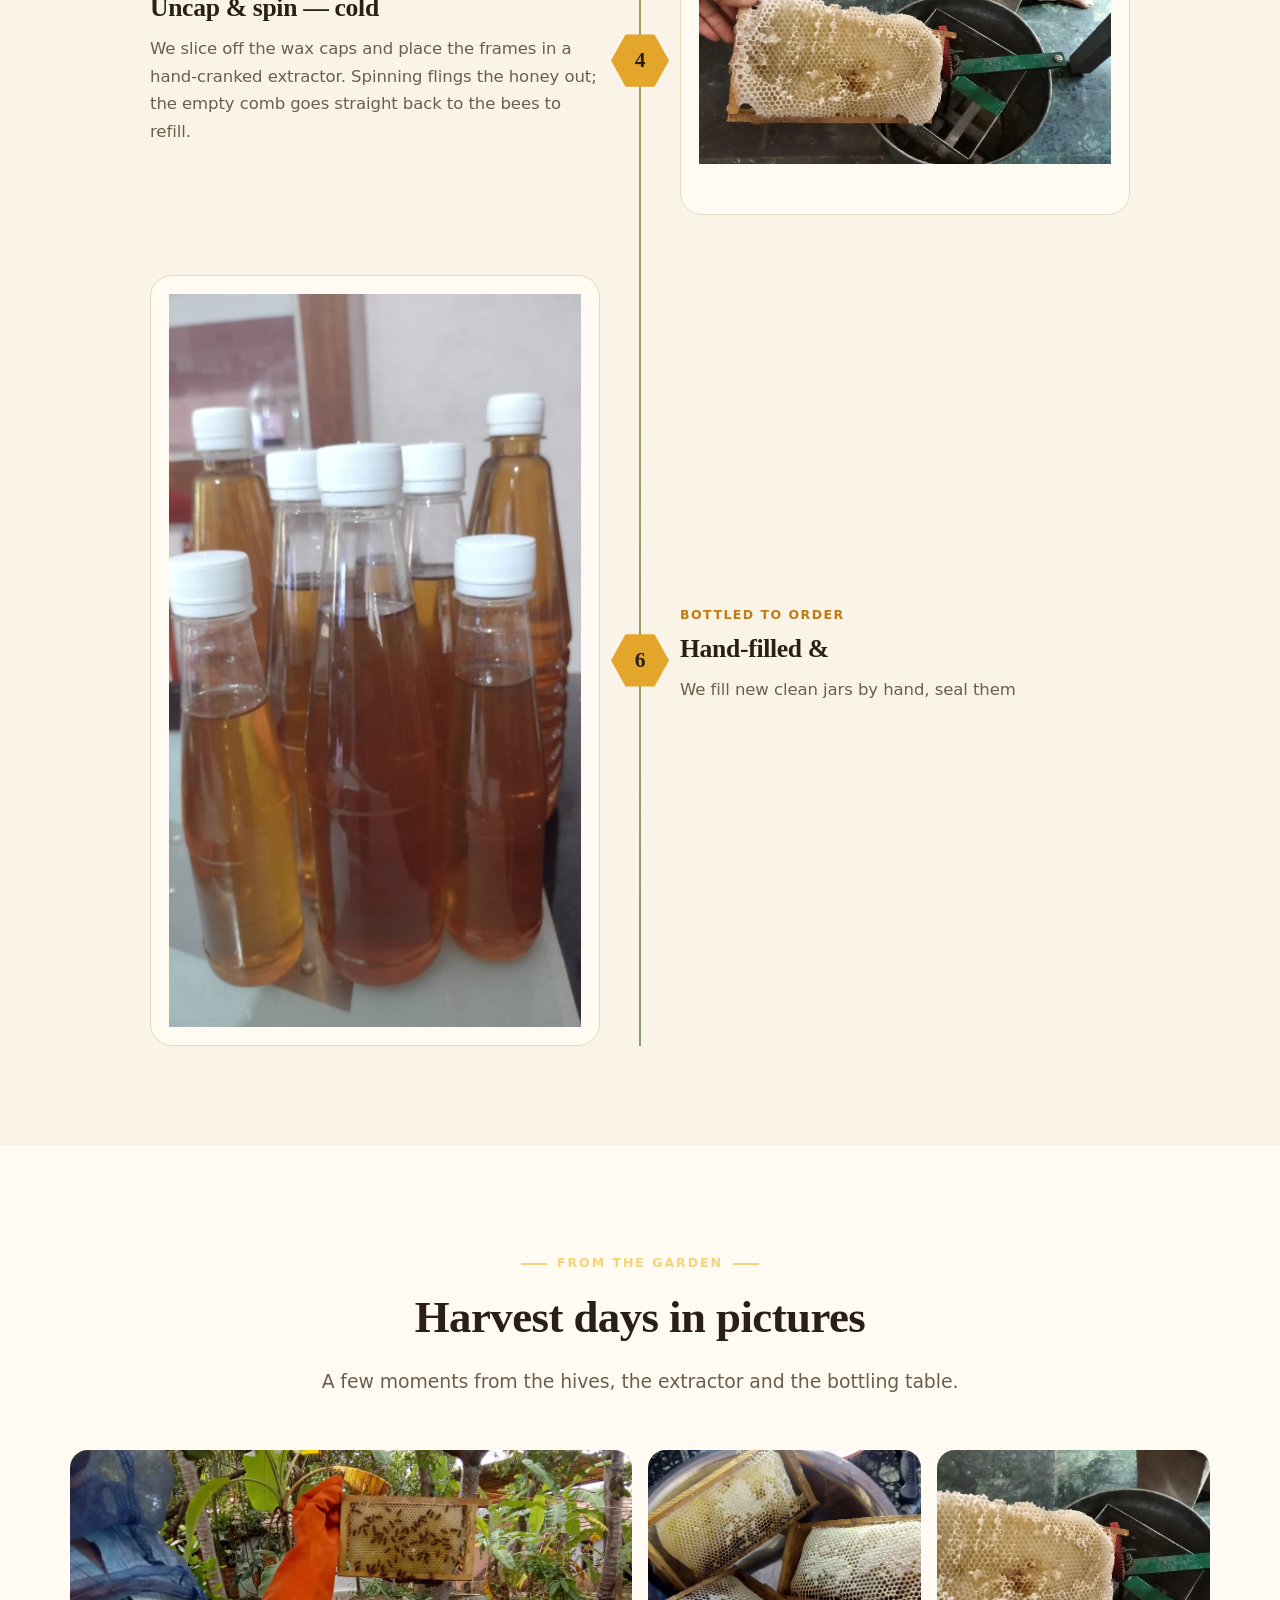
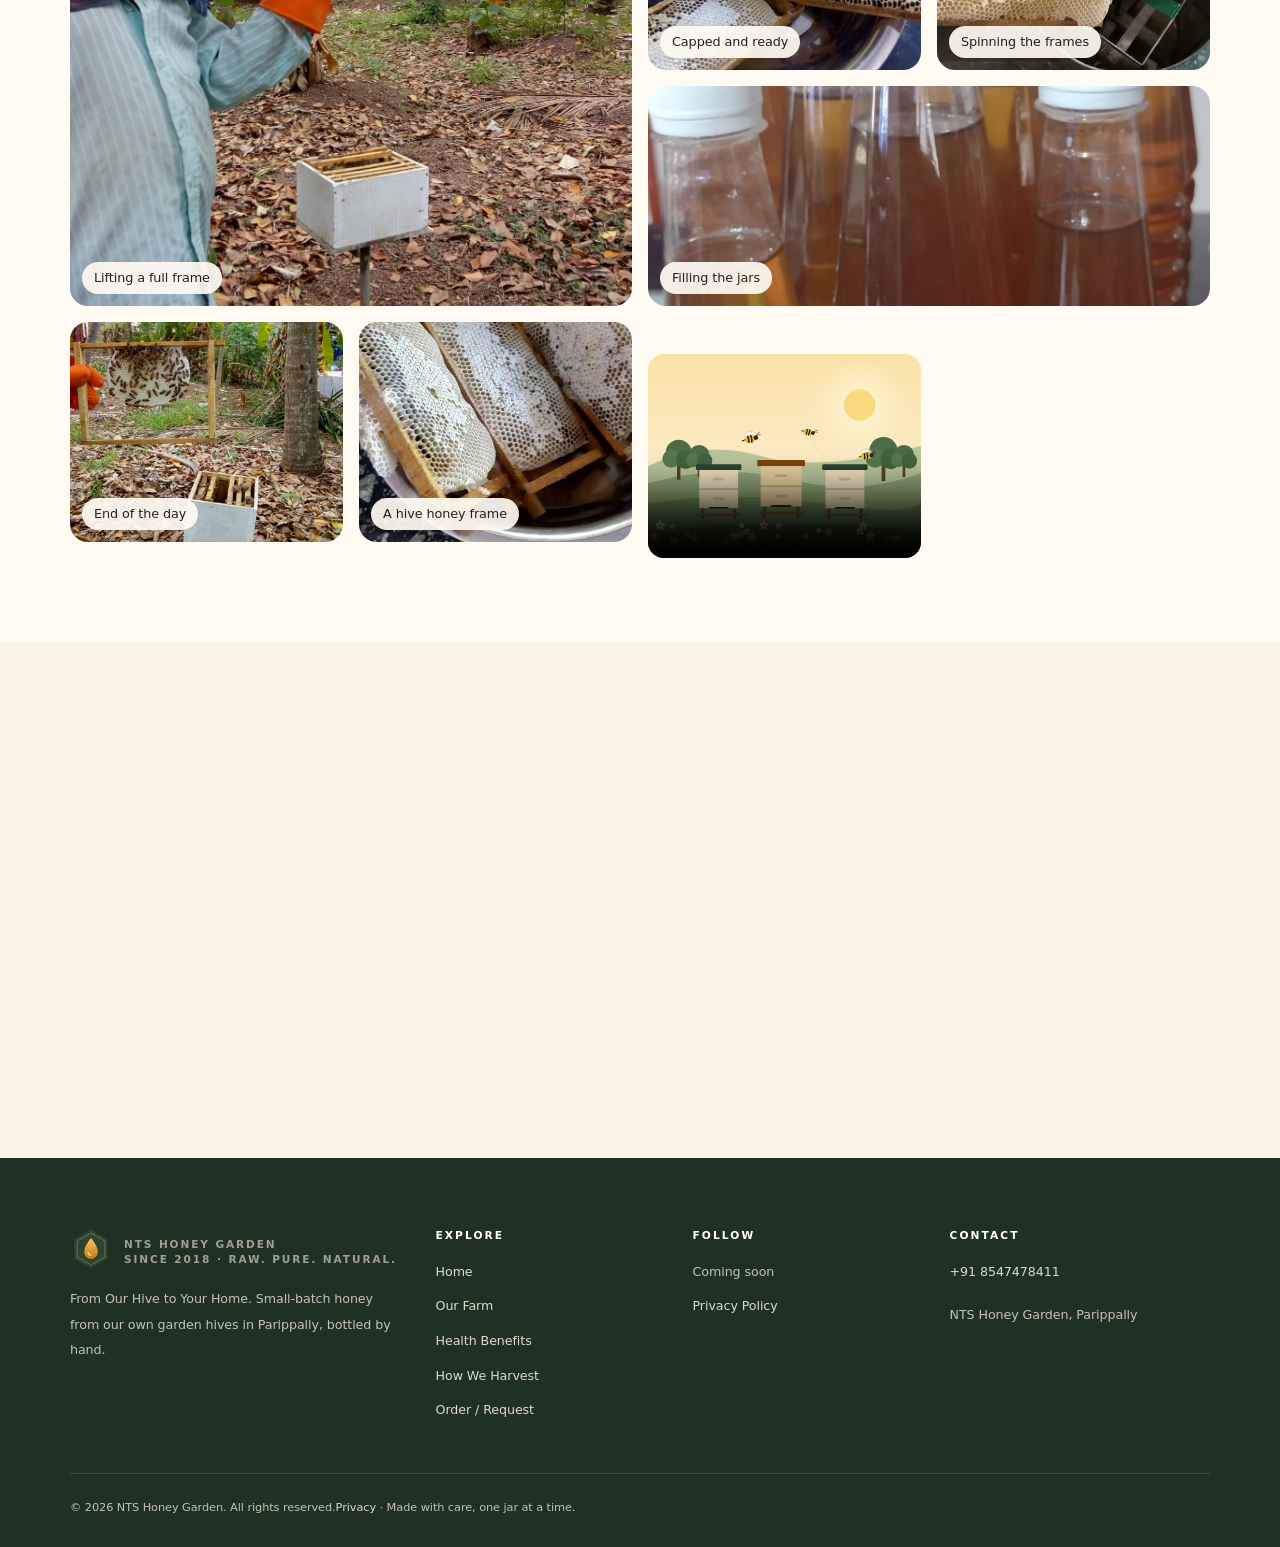
<file: harvest.html>
<!doctype html>
<html lang="en-IN" class="no-js">
<head>
  <meta charset="utf-8">
  <meta name="viewport" content="width=device-width, initial-scale=1">
  <meta http-equiv="Content-Security-Policy" content="default-src 'self'; script-src 'self' https://www.googletagmanager.com; style-src 'self' 'unsafe-inline' https://fonts.googleapis.com; font-src https://fonts.gstatic.com; img-src 'self' data: https:; connect-src 'self' https://*.google-analytics.com https://*.googletagmanager.com; base-uri 'self'; form-action 'self'">
  <title>How We Harvest — From Hive to Bottle | NTS Honey Garden</title>
  <meta name="description" content="Follow our honey from hive to bottle: foraging, hive care, waiting for capped comb, cold extraction, gentle straining and hand bottling at NTS Honey Garden.">
  <link rel="canonical" href="https://nts-raw-honey-garden.github.io/NTSRawHoneyGarden/harvest.html">
  <meta property="og:title" content="How We Harvest — NTS Honey Garden">
  <meta property="og:image" content="https://nts-raw-honey-garden.github.io/NTSRawHoneyGarden/assets/images/og-image.png">
  <meta name="theme-color" content="#2c4431">
  <link rel="icon" href="assets/images/favicon.svg" type="image/svg+xml">
  <link rel="preconnect" href="https://fonts.googleapis.com">
  <link rel="preconnect" href="https://fonts.gstatic.com" crossorigin>
  <link rel="stylesheet" href="https://fonts.googleapis.com/css2?family=Inter:wght@400;500;600;700&family=Playfair+Display:ital,wght@0,500;0,600;0,700;1,500;1,600&family=Noto+Sans+Malayalam:wght@400;600&display=swap">
  <link rel="stylesheet" href="assets/css/styles.css">
</head>
<body>
  <a class="skip-link" href="#main">Skip to content</a>
  <header id="site-header"></header>

  <main id="main">
    <section class="page-hero">
      <div class="wrap">
        <p class="breadcrumb"><a href="index.html">Home</a> / How We Harvest</p>
        <p class="eyebrow">Hive to bottle</p>
        <h1>Six unhurried steps, <em class="accent">one short journey.</em></h1>
        <p class="lead">Everything that happens between the flower and your spoon takes place here at the garden — usually within a few days.</p>
      </div>
    </section>

    <section class="section" style="padding-top:30px">
      <div class="wrap">
        <ol class="timeline" style="list-style:none;padding:0">
          <li class="step reveal">
            <span class="step-num">1</span>
            <div class="step-art"><img src="assets/images/farm/Screenshot 2026-10-18 181213.png" alt="A honeybee collecting nectar from a white flower" loading="lazy"></div>
            <div class="step-text"><span class="when">All season</span><h3>The bees forage</h3><p>Worker bees fly up to three kilometres from the hive, visiting thousands of flowers to collect nectar and pollen. What's in bloom decides the honey's colour and taste.</p></div>
          </li>
          <li class="step reveal">
            <span class="step-num">2</span>
            <div class="step-art"><img src="assets/images/farm/meadow-hives.jpeg" alt="Beehives in a flowering garden" loading="lazy"></div>
            <div class="step-text"><span class="when">Every 7–10 days</span><h3>We care for the hives</h3><p>We check each colony for health, space and a laying queen, and add honey boxes as the flow builds. Healthy bees make better honey.</p></div>
          </li>
          <li class="step reveal">
            <span class="step-num">3</span>
            <div class="step-art"><img src="assets/images/10.jpeg" alt="Honeycomb with wax-capped cells" loading="lazy"></div>
            <div class="step-text"><span class="when">When it's ready</span><h3>We wait for capped comb</h3><p>The bees fan the nectar until it thickens, then seal each cell with wax. We only take frames that are mostly capped — the bees' own signal that the honey is ripe.</p></div>
          </li>
          </li>
          <li class="step reveal">
            <span class="step-num">3</span>
            <div class="step-art"><img src="assets/images/11.jpeg" alt="Collecting the Hive frames from Box" loading="lazy"></div>
            <div class="step-text"><span class="when">When it's ready</span><h3>We remove frame by frame</h3><p> We inspect the hives and a small amount of smoke is gently introduced near the hive entrance to calm down the bees</p></div>
         
          <li class="step reveal">
            <span class="step-num">5</span>
            <div class="step-art"><video src="assets/images/WhatsApp Video 2026-09-28 at 15.20.31.mp4"poster="assets/images/farm/meadow-hives.svg"controls playsinline preload="none" style="width:100%;border-radius:16px;margin:32px 0">Your browser does not support video.</video></div>
            <div class="step-text"><span class="when">2–3 days</span><h3>Collect all capped bee hives</h3><p>Brought home to strain it</p></div>
          </li>
           </li>
          <li class="step reveal">
            <span class="step-num">4</span>
            <div class="step-art"><img src="assets/images/farm/WhatsApp Image 2026-09-28 at 19.58.49.jpeg" alt="A stainless-steel honey extractor" loading="lazy"></div>
            <div class="step-text"><span class="when">Same day</span><h3>Uncap &amp; spin — cold</h3><p>We slice off the wax caps and place the frames in a hand-cranked extractor. Spinning flings the honey out; the empty comb goes straight back to the bees to refill.</p></div>
          </li>
          <li class="step reveal">
            <span class="step-num">6</span>
            <div class="step-art"><img src="assets/images/8.jpeg" alt=" Bottles being filled with honey by hand" loading="lazy"></div>
            <div class="step-text"><span class="when">Bottled to order</span><h3>Hand-filled &amp </h3><p>We fill new clean jars by hand, seal them</p></div>
          </li>
        </ol>
      </div>
    </section>

    <!-- ================= PHOTO GALLERY =================
         EDIT: replace these illustrations with your own photos.
         Upload your photo to assets/images/farm/ and change the src below.
         See documentation/04-managing-products.md -->
    <section class="section bg-paper">
      <div class="wrap">
        <div class="section-head center">
          <p class="eyebrow">From the garden</p>
          <h2>Harvest days in pictures</h2>
          <p class="lead" style="margin:0 auto">A few moments from the hives, the extractor and the bottling table.</p>
        </div>
        <div class="gallery">
          <figure class="wide tall reveal"><img src="assets/images/farm/2.jpeg" alt="Lifting a frame of capped honeycomb from the hive" loading="lazy"><figcaption>Lifting a full frame</figcaption></figure>
          <figure class="reveal reveal-delay-1"><img src="assets/images/farm/capped-comb.jpeg" alt="Wax-capped honeycomb" loading="lazy"><figcaption>Capped and ready</figcaption></figure>
          <figure class="reveal reveal-delay-1"><img src="assets/images/farm/WhatsApp Image 2026-09-28 at 19.58.49.jpeg" alt="The honey extractor running" loading="lazy"><figcaption>Spinning the frames</figcaption></figure>
          <figure class="wide reveal"><img src="assets/images/farm/8.jpeg" alt="Jars being filled by hand" loading="lazy"><figcaption>Filling the jars</figcaption></figure>
          <figure class="reveal reveal-delay-1"><img src="assets/images/farm/meadow-hives.jpeg" alt="The hives at the end of the day" loading="lazy"><figcaption>End of the day</figcaption></figure>
          <figure class="reveal reveal-delay-2"><img src="assets/images/farm/6.jpeg" alt="A frame of raw hive honey" loading="lazy"><figcaption>A hive honey frame</figcaption></figure>
          <video src="assets/images/WhatsApp Video 2026-09-28 at 15.20.31.mp4"poster="assets/images/farm/meadow-hives.svg"controls playsinline preload="none" style="width:100%;border-radius:16px;margin:32px 0">Your browser does not support video.</video>
          
        </div>
      </div>
    </section>

    <section class="section">
      <div class="wrap">
        <div class="cta-band reveal">
          <div><h2>Taste this season's batch</h2><p>വൻതേൻ · Indian Rock Bee Honey, in 250 g, 500 g and 1 kg.</p></div>
          <a class="btn btn-honey" href="order.html">Order now <span class="arrow" aria-hidden="true">→</span></a>
        </div>
      </div>
    </section>
  </main>

  <footer id="site-footer"></footer>
  <script src="config/site-config.js"></script>
  <script src="assets/js/layout.js"></script>
</body>
</html>
</file>
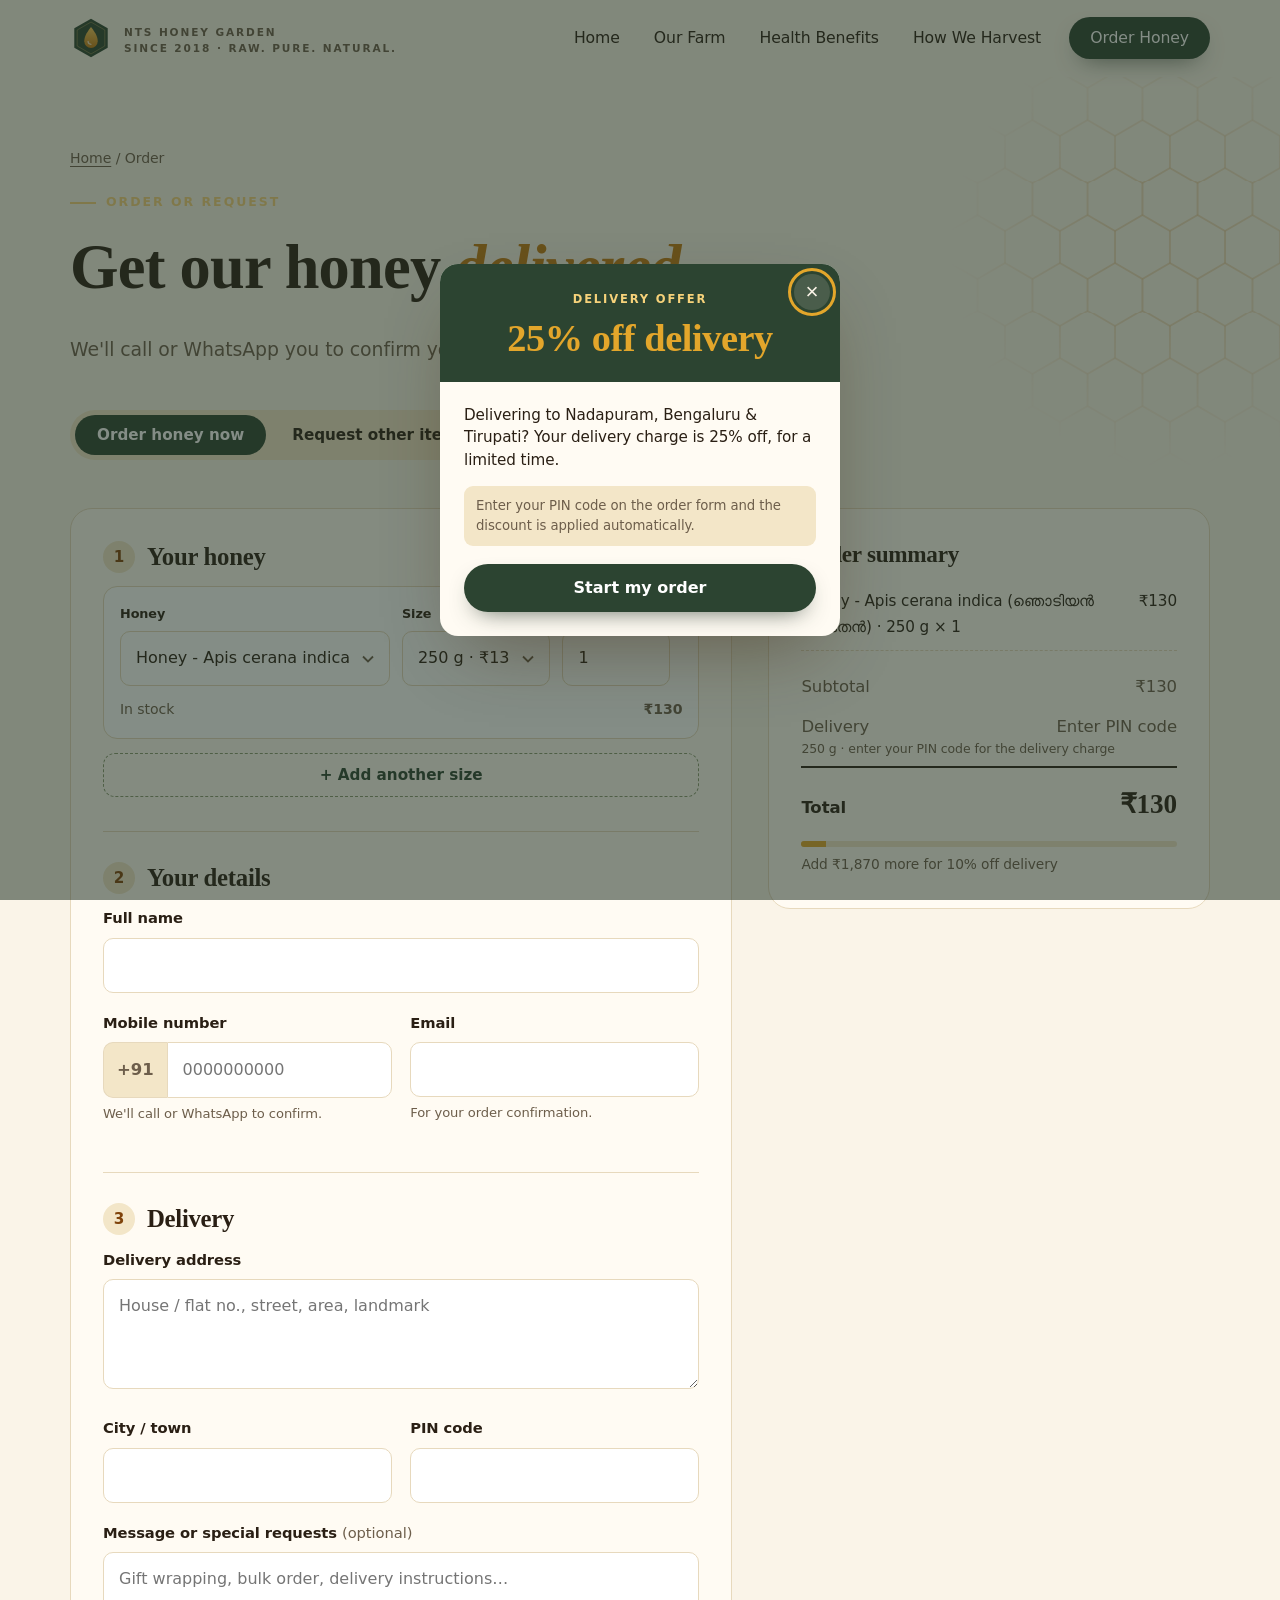
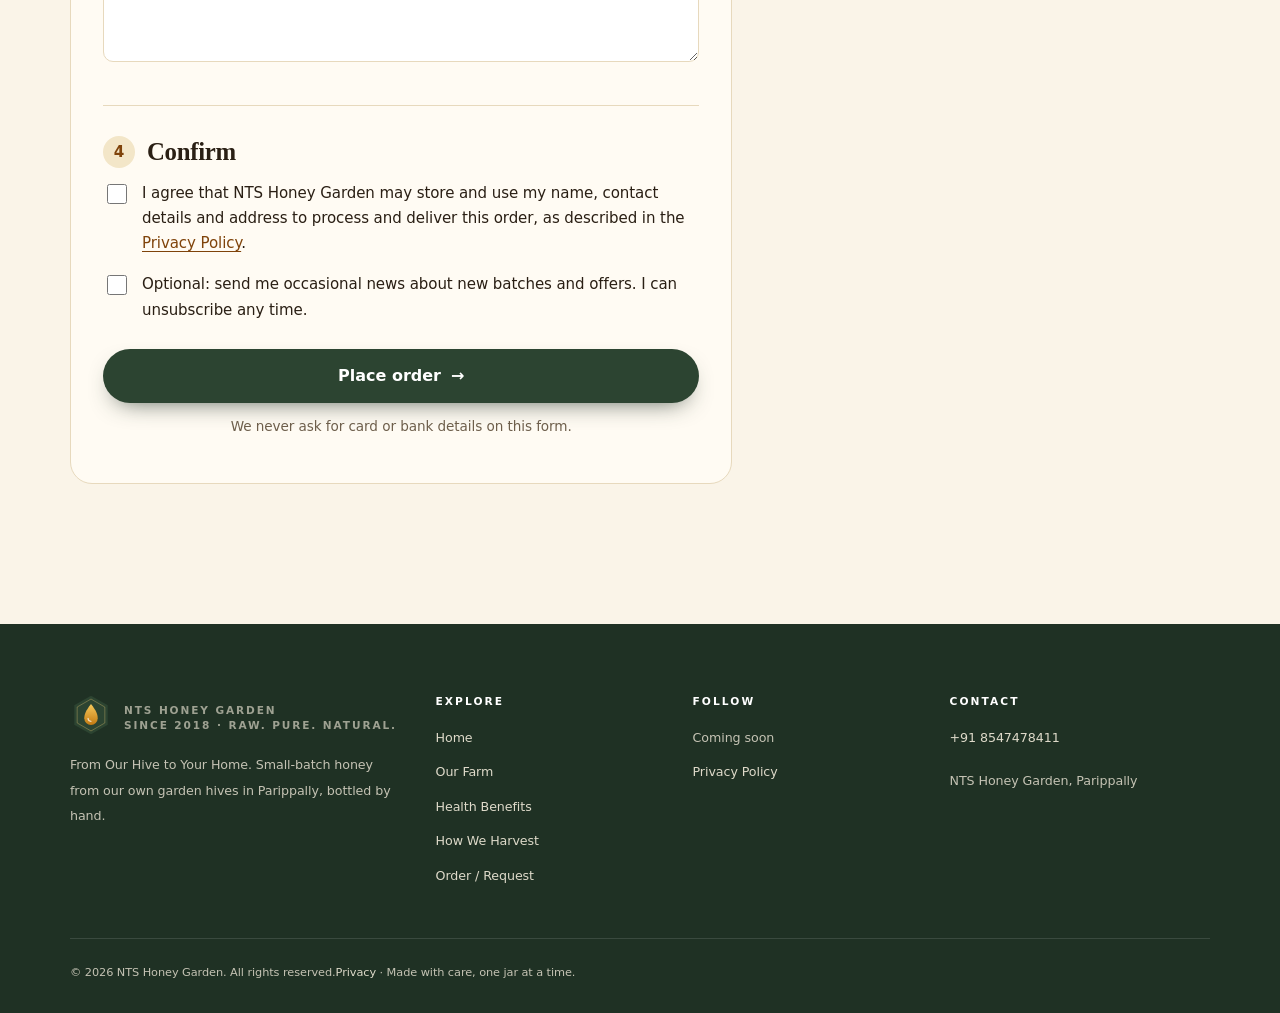
<file: order.html>
<!doctype html>
<html lang="en-IN" class="no-js">
<head>
  <meta charset="utf-8">
  <meta name="viewport" content="width=device-width, initial-scale=1">
  <meta http-equiv="Content-Security-Policy" content="default-src 'self'; script-src 'self' https://www.googletagmanager.com https://checkout.razorpay.com; style-src 'self' 'unsafe-inline' https://fonts.googleapis.com; font-src https://fonts.gstatic.com; img-src 'self' data: https:; connect-src 'self' https://script.google.com https://script.googleusercontent.com https://*.google-analytics.com https://*.googletagmanager.com https://*.razorpay.com; frame-src https://api.razorpay.com https://checkout.razorpay.com; base-uri 'self'; form-action 'self'">
  <title>Order or Request Honey — NTS Honey Garden</title>
  <meta name="description" content="Order വൻതേൻ (Vanthen) Apis cerana indica (ഞൊടിയൻ) honey in 250 g, 500 g or 1 kg, or request a bee hive, a raw hive honey box or cheruthen and we will call you back.">
  <link rel="canonical" href="https://nts-raw-honey-garden.github.io/NTSRawHoneyGarden/order.html">
  <meta name="theme-color" content="#2c4431">
  <link rel="icon" href="assets/images/favicon.svg" type="image/svg+xml">
  <link rel="preconnect" href="https://fonts.googleapis.com">
  <link rel="preconnect" href="https://fonts.gstatic.com" crossorigin>
  <link rel="stylesheet" href="https://fonts.googleapis.com/css2?family=Inter:wght@400;500;600;700&family=Playfair+Display:ital,wght@0,500;0,600;0,700;1,500;1,600&family=Noto+Sans+Malayalam:wght@400;600&display=swap">
  <link rel="stylesheet" href="assets/css/styles.css">
</head>
<body>
  <a class="skip-link" href="#main">Skip to content</a>
  <header id="site-header"></header>

  <!-- ===== Delivery offer pop-up. Text comes from deliveryPricing.offers
       in config/site-config.js, so it can never disagree with the charge. ===== -->
  <style>
    #offer-pop {
      border: 0; padding: 0; max-width: 400px; width: calc(100% - 32px);
      border-radius: 18px; background: var(--paper); color: var(--ink);
      box-shadow: 0 30px 70px -24px rgba(60, 38, 10, .45);
      font-family: "Inter", system-ui, sans-serif;
    }
    #offer-pop::backdrop { background: rgba(31, 49, 36, .55); }
    .offer-pop-top {
      background: var(--forest); color: var(--cream);
      padding: 26px 24px 22px; text-align: center; position: relative;
    }
    .offer-pop-kicker {
      margin: 0 0 8px; font-size: .72rem; font-weight: 600;
      letter-spacing: .16em; text-transform: uppercase; color: var(--honey-light);
    }
    .offer-pop-big {
      margin: 0; font-family: "Playfair Display", Georgia, serif;
      font-size: clamp(1.9rem, 7vw, 2.4rem); font-weight: 600; line-height: 1.1;
      color: var(--honey);
    }
    .offer-pop-x {
      position: absolute; top: 10px; right: 10px; width: 36px; height: 36px;
      border: 0; border-radius: 50%; background: rgba(250, 244, 232, .14);
      color: var(--cream); font-size: 1.4rem; line-height: 1; cursor: pointer;
    }
    .offer-pop-x:hover { background: rgba(250, 244, 232, .28); }
    .offer-pop-body { padding: 22px 24px 24px; }
    .offer-pop-body p { margin: 0 0 14px; font-size: .95rem; line-height: 1.5; }
    .offer-pop-note {
      margin: 0 0 18px !important; font-size: .83rem !important; color: var(--muted);
      background: var(--wax); padding: 10px 12px; border-radius: 9px;
    }
    .offer-pop-ok { width: 100%; }
    @media (prefers-reduced-motion: no-preference) {
      #offer-pop[open] { animation: offerPopIn .22s ease-out; }
      @keyframes offerPopIn { from { opacity: 0; transform: translateY(10px) scale(.97); } }
    }
  </style>

  <dialog id="offer-pop" aria-labelledby="offer-pop-h" hidden>
    <div class="offer-pop-top">
      <button type="button" class="offer-pop-x" id="offer-pop-x" aria-label="Close">&times;</button>
      <p class="offer-pop-kicker">Delivery offer</p>
      <h2 class="offer-pop-big" id="offer-pop-h"></h2>
    </div>
    <div class="offer-pop-body">
      <p id="offer-pop-text"></p>
      <p class="offer-pop-note">Enter your PIN code on the order form and the discount is applied automatically.</p>
      <button type="button" class="btn btn-primary offer-pop-ok" id="offer-pop-ok">Start my order</button>
    </div>
  </dialog>

  <main id="main">
    <div id="order-view">
      <section class="page-hero" style="padding-bottom:20px">
        <div class="wrap">
          <p class="breadcrumb"><a href="index.html">Home</a> / Order</p>
          <p class="eyebrow">Order or request</p>
          <h1>Get our honey <em class="accent">delivered.</em></h1>
          <p class="lead" id="mode-note">We'll confirm with you before delivery.</p>
          <div class="order-switch" role="tablist" aria-label="Choose what you want to do" style="margin-top:26px">
            <button type="button" id="tab-order" role="tab" aria-selected="true" aria-controls="panel-order">Order honey now</button>
            <button type="button" id="tab-request" role="tab" aria-selected="false" aria-controls="panel-request">Request other items</button>
          </div>
        </div>
      </section>

      <!-- ===================== ORDER PANEL ===================== -->
      <section id="panel-order" role="tabpanel" aria-labelledby="tab-order" style="padding-bottom:40px">
        <div class="wrap order-layout">
          <form id="order-form" class="card" novalidate autocomplete="on">
            <div id="form-error" class="alert alert-error" role="alert" hidden></div>

            <div class="form-section">
              <h2><span class="n">1</span>Your honey</h2>
              <div id="line-items" class="line-items"></div>
              <button type="button" id="add-line" class="add-line">+ Add another size</button>
            </div>

            <div class="form-section">
              <h2><span class="n">2</span>Your details</h2>
              <div class="field-grid">
                <div class="field full">
                  <label for="name">Full name</label>
                  <input id="name" name="name" type="text" autocomplete="name" maxlength="80" required>
                  <p class="error"></p>
                </div>
                <div class="field">
                  <label for="phone">Mobile number</label>
                  <div class="input-prefix"><span>+91</span><input id="phone" name="phone" type="tel" inputmode="numeric" autocomplete="tel-national" maxlength="14" placeholder="0000000000" required></div>
                  <p class="hint">We'll call or WhatsApp to confirm.</p>
                  <p class="error"></p>
                </div>
                <div class="field">
                  <label for="email">Email</label>
                  <input id="email" name="email" type="email" autocomplete="email" maxlength="120" required>
                  <p class="hint">For your order confirmation.</p>
                  <p class="error"></p>
                </div>
              </div>
            </div>

            <div class="form-section">
              <h2><span class="n">3</span>Delivery</h2>
              <div class="field-grid">
                <div class="field full">
                  <label for="address">Delivery address</label>
                  <textarea id="address" name="address" autocomplete="street-address" maxlength="300" rows="3" placeholder="House / flat no., street, area, landmark" required></textarea>
                  <p class="error"></p>
                </div>
                <div class="field">
                  <label for="city">City / town</label>
                  <input id="city" name="city" type="text" autocomplete="address-level2" maxlength="60" required>
                  <p class="error"></p>
                </div>
                <div class="field">
                  <label for="pincode">PIN code</label>
                  <input id="pincode" name="pincode" type="text" inputmode="numeric" autocomplete="postal-code" maxlength="6" required>
                  <p class="error"></p>
                </div>
                <div class="field full">
                  <label for="message">Message or special requests <span class="opt">(optional)</span></label>
                  <textarea id="message" name="message" maxlength="500" rows="3" placeholder="Gift wrapping, bulk order, delivery instructions…"></textarea>
                  <p class="error"></p>
                </div>
              </div>
            </div>

            <div class="form-section">
              <h2><span class="n">4</span>Confirm</h2>
              <label class="check">
                <input type="checkbox" name="consent" id="consent" required>
                <span>I agree that <span data-config="farmName">the farm</span> may store and use my name, contact details and address to process and deliver this order, as described in the <a href="privacy.html" target="_blank">Privacy Policy</a>.<p class="error" style="margin:4px 0 0"></p></span>
              </label>
              <label class="check">
                <input type="checkbox" name="marketing" id="marketing">
                <span>Optional: send me occasional news about new batches and offers. I can unsubscribe any time.</span>
              </label>
              <!-- Honeypot field: hidden from people, catches spam bots -->
              <div class="hp-field" aria-hidden="true" style="display:none">
                <label for="website">Leave this empty</label>
                <input id="website" name="website" type="text" tabindex="-1" autocomplete="nope" style="display:none">
              </div>
              <button type="submit" id="submit-order" class="btn btn-primary" style="width:100%;margin-top:26px;padding:18px">Place order <span class="arrow" aria-hidden="true">→</span></button>
              <p class="hint" style="text-align:center;font-size:.85rem;color:var(--muted);margin-top:12px">We never ask for card or bank details on this form.</p>
            </div>
          </form>

          <aside class="card summary" aria-labelledby="summary-h">
            <h2 id="summary-h">Order summary</h2>
            <ul id="summary-lines" class="summary-lines"></ul>
            <div class="summary-row"><span>Subtotal</span><span id="sum-subtotal">₹0</span></div>
            <div class="summary-row"><span>Delivery</span><span id="sum-delivery">—</span></div>
            <p id="delivery-note" style="margin:-6px 0 8px;font-size:.78rem;color:var(--muted);line-height:1.35"></p>
            <ul id="delivery-savings" hidden style="list-style:none;margin:0 0 12px;padding:9px 11px;font-size:.8rem;
                background:#eef4ea;color:#2f5a2a;border:1px solid #cfe0c6;border-radius:9px;line-height:1.35"></ul>
            <div class="summary-total"><span>Total</span><span id="sum-total">₹0</span></div>
            <div id="free-delivery" style="margin-top:14px;font-size:.86rem;color:var(--muted)">
              <div class="free-delivery-bar"><div></div></div><span></span>
            </div>
            
          </aside>
        </div>
      </section>

      <!-- ===================== REQUEST PANEL ===================== -->
      <section id="panel-request" role="tabpanel" aria-labelledby="tab-request" hidden style="padding-bottom:40px">
        <div class="wrap">
          <div class="section-head" style="max-width:760px">
            <h2 style="font-size:clamp(1.7rem,3vw,2.3rem)">Available on request</h2>
            <p class="lead">These depend on the season and our colonies, so we don't sell them off the shelf. Tell us what you'd like and leave your phone number — we'll call you back with availability and price.</p>
          </div>
          <div class="request-grid" data-request-items style="margin-bottom:56px"></div>

          <div class="order-layout">
            <form id="request-form" class="card" novalidate autocomplete="on">
              <div id="request-error" class="alert alert-error" role="alert" hidden></div>

              <div class="form-section">
                <h2><span class="n">1</span>What would you like?</h2>
                <div class="request-pick" id="request-pick"></div>
                <p class="error" id="request-pick-error" style="display:none;font-size:.84rem;color:var(--danger);margin-top:6px">Please choose at least one item.</p>
              </div>

              <div class="form-section">
                <h2><span class="n">2</span>How can we reach you?</h2>
                <div class="field-grid">
                  <div class="field full">
                    <label for="r-name">Full name</label>
                    <input id="r-name" name="name" type="text" autocomplete="name" maxlength="80" required>
                    <p class="error"></p>
                  </div>
                  <div class="field">
                    <label for="r-phone">Mobile number</label>
                    <div class="input-prefix"><span>+91</span><input id="r-phone" name="phone" type="tel" inputmode="numeric" autocomplete="tel-national" maxlength="14" placeholder="98765 43210" required></div>
                    <p class="hint">We'll call or WhatsApp you back.</p>
                    <p class="error"></p>
                  </div>
                  <div class="field">
                    <label for="r-email">Email <span class="opt">(optional)</span></label>
                    <input id="r-email" name="email" type="email" autocomplete="email" maxlength="120">
                    <p class="error"></p>
                  </div>
                  <div class="field">
                    <label for="r-city">Your town / district <span class="opt">(optional)</span></label>
                    <input id="r-city" name="city" type="text" autocomplete="address-level2" maxlength="60">
                    <p class="error"></p>
                  </div>
                  <div class="field full">
                    <label for="r-message">Tell us a little more <span class="opt">(optional)</span></label>
                    <textarea id="r-message" name="message" maxlength="500" rows="3" placeholder="Quantity you need, when you need it, or any questions…"></textarea>
                    <p class="error"></p>
                  </div>
                </div>
              </div>

              <div class="form-section">
                <h2><span class="n">3</span>Confirm</h2>
                <label class="check">
                  <input type="checkbox" name="consent" id="r-consent" required>
                  <span>I agree that <span data-config="farmName">the farm</span> may store and use my name and contact details to respond to this request, as described in the <a href="privacy.html" target="_blank">Privacy Policy</a>.<p class="error" style="margin:4px 0 0"></p></span>
                </label>
                <label class="check">
                  <input type="checkbox" name="marketing" id="r-marketing">
                  <span>Optional: send me occasional news about new batches and offers.</span>
                </label>
                <!-- Honeypot field: hidden from people, catches spam bots -->
                <div class="hp-field" aria-hidden="true" style="display:none">
                  <label for="r-website">Leave this empty</label>
                  <input id="r-website" name="website" type="text" tabindex="-1" autocomplete="nope" style="display:none">
                </div>
                <button type="submit" id="submit-request" class="btn btn-primary" style="width:100%;margin-top:26px;padding:18px">Send request <span class="arrow" aria-hidden="true">→</span></button>
                <p class="hint" style="text-align:center;font-size:.85rem;color:var(--muted);margin-top:12px">No payment.. we'll get in touch.</p>
              </div>
            </form>

            <aside class="card summary">
              <h2>How requests work</h2>
              <ol class="usage-list" style="margin-top:18px">
                <li><span class="n">1</span><div><h4>You tell us what you need</h4><p>Pick one or more items and leave your number.</p></div></li>
                <li><span class="n">2</span><div><h4>We check availability</h4><p>These items depend on the season and our colonies.</p></div></li>
                <li><span class="n">3</span><div><h4>We call you back</h4><p>Usually within one working day, with price and timing.</p></div></li>
              </ol>
              <p class="summary-note" style="margin-top:20px">Prefer to talk first? Call <a href="#" id="call-link">us</a> or message us on WhatsApp.</p>
            </aside>
          </div>

          <div data-coming-soon style="margin-top:50px"></div>
        </div>
      </section>
    </div>

    <section id="confirmation" class="section" hidden aria-live="polite"></section>
  </main>

  <footer id="site-footer"></footer>
  <script src="config/site-config.js"></script>
  <script src="config/products.js"></script>
  <script src="assets/js/layout.js"></script>
  <script src="assets/js/catalog.js"></script>
  <script src="assets/js/api.js"></script>
  <script src="assets/js/order.js"></script>
</body>
</html>
</file>
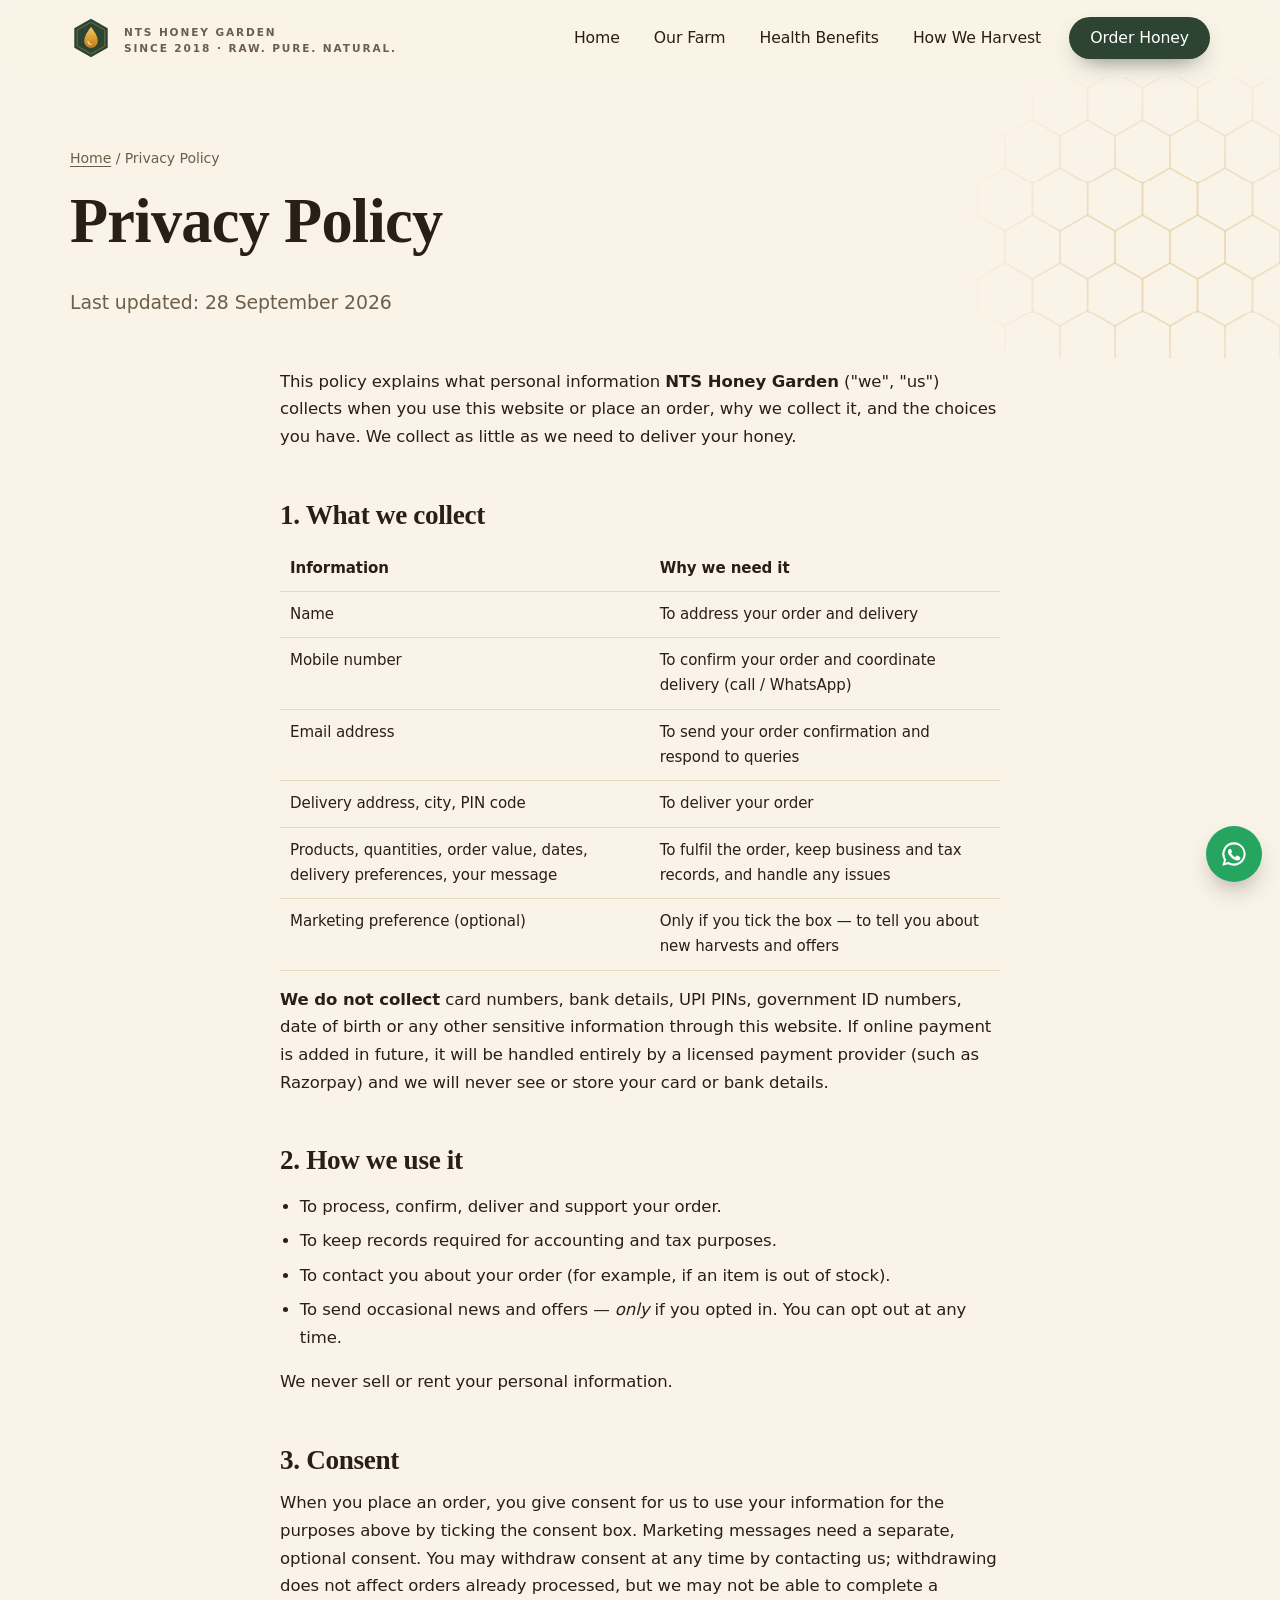
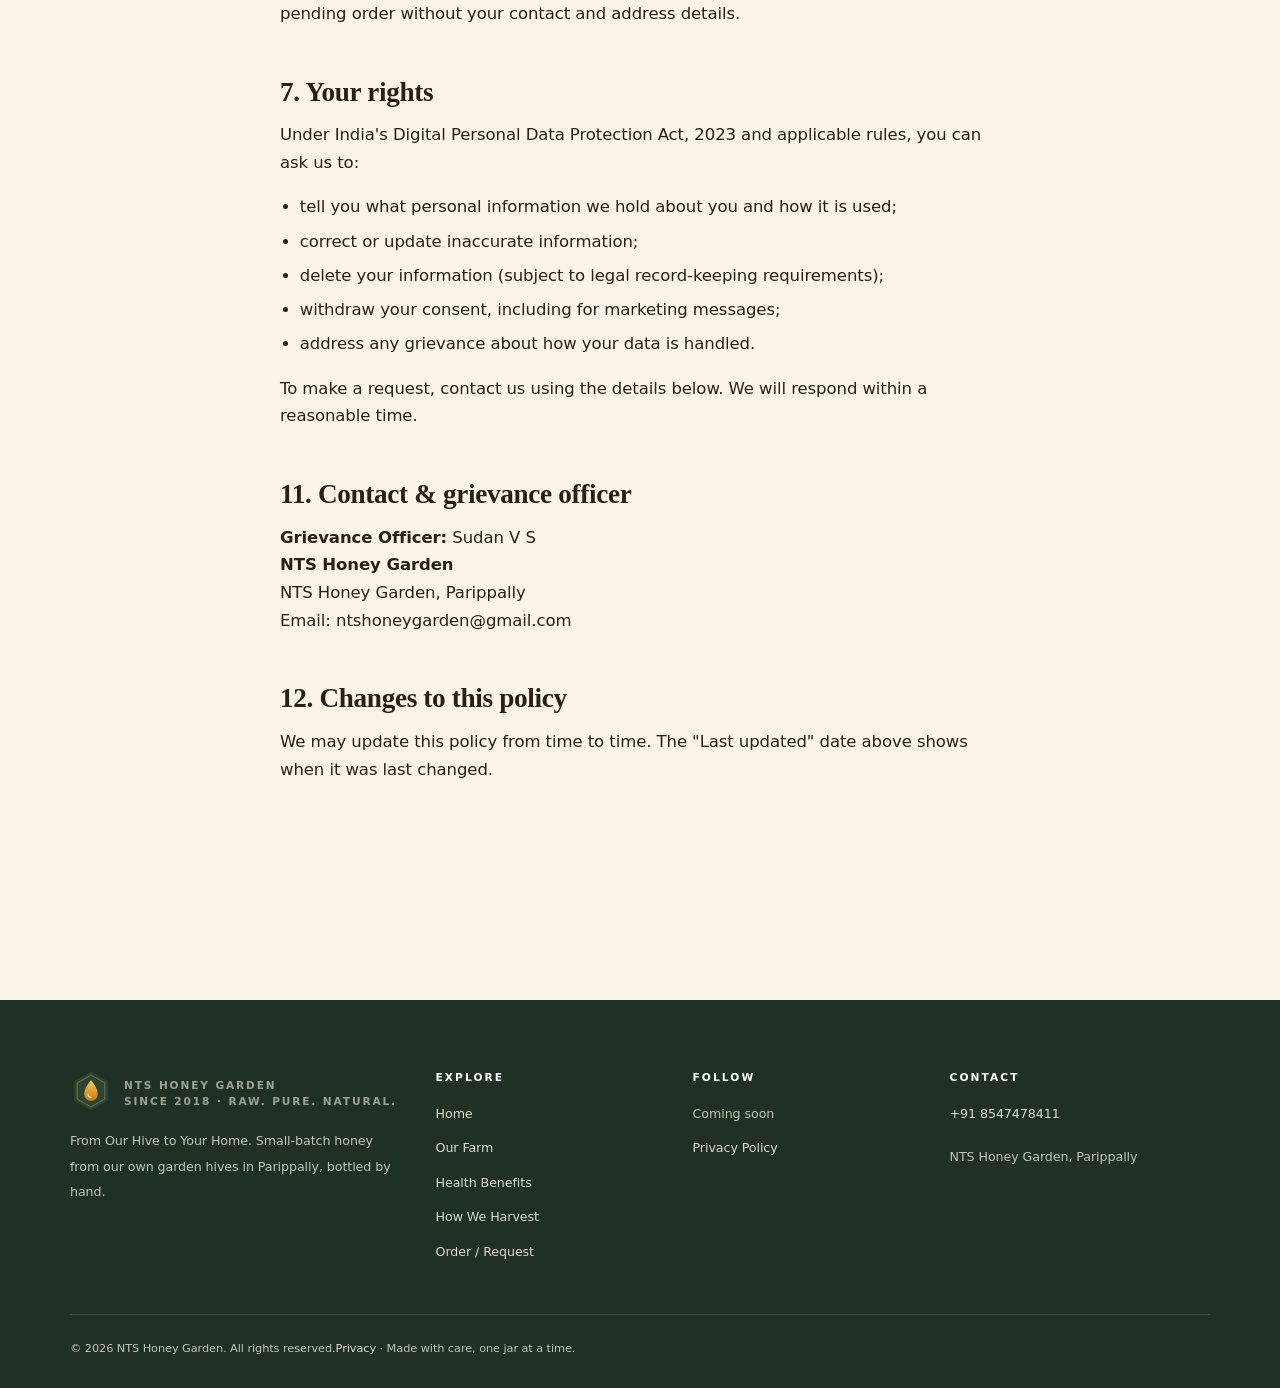
<file: privacy.html>
<!doctype html>
<html lang="en-IN" class="no-js">
<head>
  <meta charset="utf-8">
  <meta name="viewport" content="width=device-width, initial-scale=1">
  <meta http-equiv="Content-Security-Policy" content="default-src 'self'; script-src 'self' https://www.googletagmanager.com; style-src 'self' 'unsafe-inline' https://fonts.googleapis.com; font-src https://fonts.gstatic.com; img-src 'self' data: https:; connect-src 'self' https://*.google-analytics.com https://*.googletagmanager.com; base-uri 'self'; form-action 'self'">
  <title>Privacy Policy — NTS Honey Garden</title>
  <meta name="description" content="How NTS Honey Garden collects, uses, stores and protects the personal information you share when you place an order.">
  <link rel="canonical" href="https://nts-raw-honey-garden.github.io/NTSRawHoneyGarden/privacy.html">
  <meta name="theme-color" content="#2c4431">
  <link rel="icon" href="assets/images/favicon.svg" type="image/svg+xml">
  <link rel="preconnect" href="https://fonts.googleapis.com">
  <link rel="preconnect" href="https://fonts.gstatic.com" crossorigin>
  <link rel="stylesheet" href="https://fonts.googleapis.com/css2?family=Inter:wght@400;500;600;700&family=Playfair+Display:ital,wght@0,500;0,600;0,700;1,500;1,600&family=Noto+Sans+Malayalam:wght@400;600&display=swap">
  <link rel="stylesheet" href="assets/css/styles.css">
</head>
<body>
  <a class="skip-link" href="#main">Skip to content</a>
  <header id="site-header"></header>

  <main id="main">
    <section class="page-hero" style="padding-bottom:20px">
      <div class="wrap">
        <p class="breadcrumb"><a href="index.html">Home</a> / Privacy Policy</p>
        <h1>Privacy Policy</h1>
        <!-- EDIT: update this date whenever you change the policy -->
        <p class="lead">Last updated: 28 September 2026</p>
      </div>
    </section>

    <section class="section" style="padding-top:10px">
      <div class="wrap prose">
        <!-- NOTE TO OWNER: This is a plain-language starting template, not legal advice.
             Have it reviewed by a lawyer or CA familiar with India's Digital Personal
             Data Protection Act, 2023 before launch, and update it if your practices change. -->
        <p>This policy explains what personal information <strong data-config="farmName">NTS Honey Garden</strong> ("we", "us") collects when you use this website or place an order, why we collect it, and the choices you have. We collect as little as we need to deliver your honey.</p>

        <h2>1. What we collect</h2>
        <table>
          <thead><tr><th>Information</th><th>Why we need it</th></tr></thead>
          <tbody>
            <tr><td>Name</td><td>To address your order and delivery</td></tr>
            <tr><td>Mobile number</td><td>To confirm your order and coordinate delivery (call / WhatsApp)</td></tr>
            <tr><td>Email address</td><td>To send your order confirmation and respond to queries</td></tr>
            <tr><td>Delivery address, city, PIN code</td><td>To deliver your order</td></tr>
            <tr><td>Products, quantities, order value, dates, delivery preferences, your message</td><td>To fulfil the order, keep business and tax records, and handle any issues</td></tr>
            <tr><td>Marketing preference (optional)</td><td>Only if you tick the box — to tell you about new harvests and offers</td></tr>
          </tbody>
        </table>
        <p><strong>We do not collect</strong> card numbers, bank details, UPI PINs, government ID numbers, date of birth or any other sensitive information through this website. If online payment is added in future, it will be handled entirely by a licensed payment provider (such as Razorpay) and we will never see or store your card or bank details.</p>

        <h2>2. How we use it</h2>
        <ul>
          <li>To process, confirm, deliver and support your order.</li>
          <li>To keep records required for accounting and tax purposes.</li>
          <li>To contact you about your order (for example, if an item is out of stock).</li>
          <li>To send occasional news and offers — <em>only</em> if you opted in. You can opt out at any time.</li>
        </ul>
        <p>We never sell or rent your personal information.</p>

        <h2>3. Consent</h2>
        <p>When you place an order, you give consent for us to use your information for the purposes above by ticking the consent box. Marketing messages need a separate, optional consent. You may withdraw consent at any time by contacting us; withdrawing does not affect orders already processed, but we may not be able to complete a pending order without your contact and address details.</p>

        <h2>7. Your rights</h2>
        <p>Under India's Digital Personal Data Protection Act, 2023 and applicable rules, you can ask us to:</p>
        <ul>
          <li>tell you what personal information we hold about you and how it is used;</li>
          <li>correct or update inaccurate information;</li>
          <li>delete your information (subject to legal record-keeping requirements);</li>
          <li>withdraw your consent, including for marketing messages;</li>
          <li>address any grievance about how your data is handled.</li>
        </ul>
        <p>To make a request, contact us using the details below. We will respond within a reasonable time.</p>

        <h2>11. Contact &amp; grievance officer</h2>
        <!-- EDIT: name a real person who handles privacy questions -->
        <p>
          <strong>Grievance Officer:</strong> Sudan V S <br>
          <strong data-config="farmName">NTS Honey Garden</strong><br>
          <span data-config="address">Parippally, Kollam</span><br>
          Email: <span data-config="email">ntshoneygarden@gmail.com</span><br>
        </p>

        <h2>12. Changes to this policy</h2>
        <p>We may update this policy from time to time. The "Last updated" date above shows when it was last changed.</p>
      </div>
    </section>
  </main>

  <footer id="site-footer"></footer>
  <script src="config/site-config.js"></script>
  <script src="assets/js/layout.js"></script>
</body>
</html>
</file>
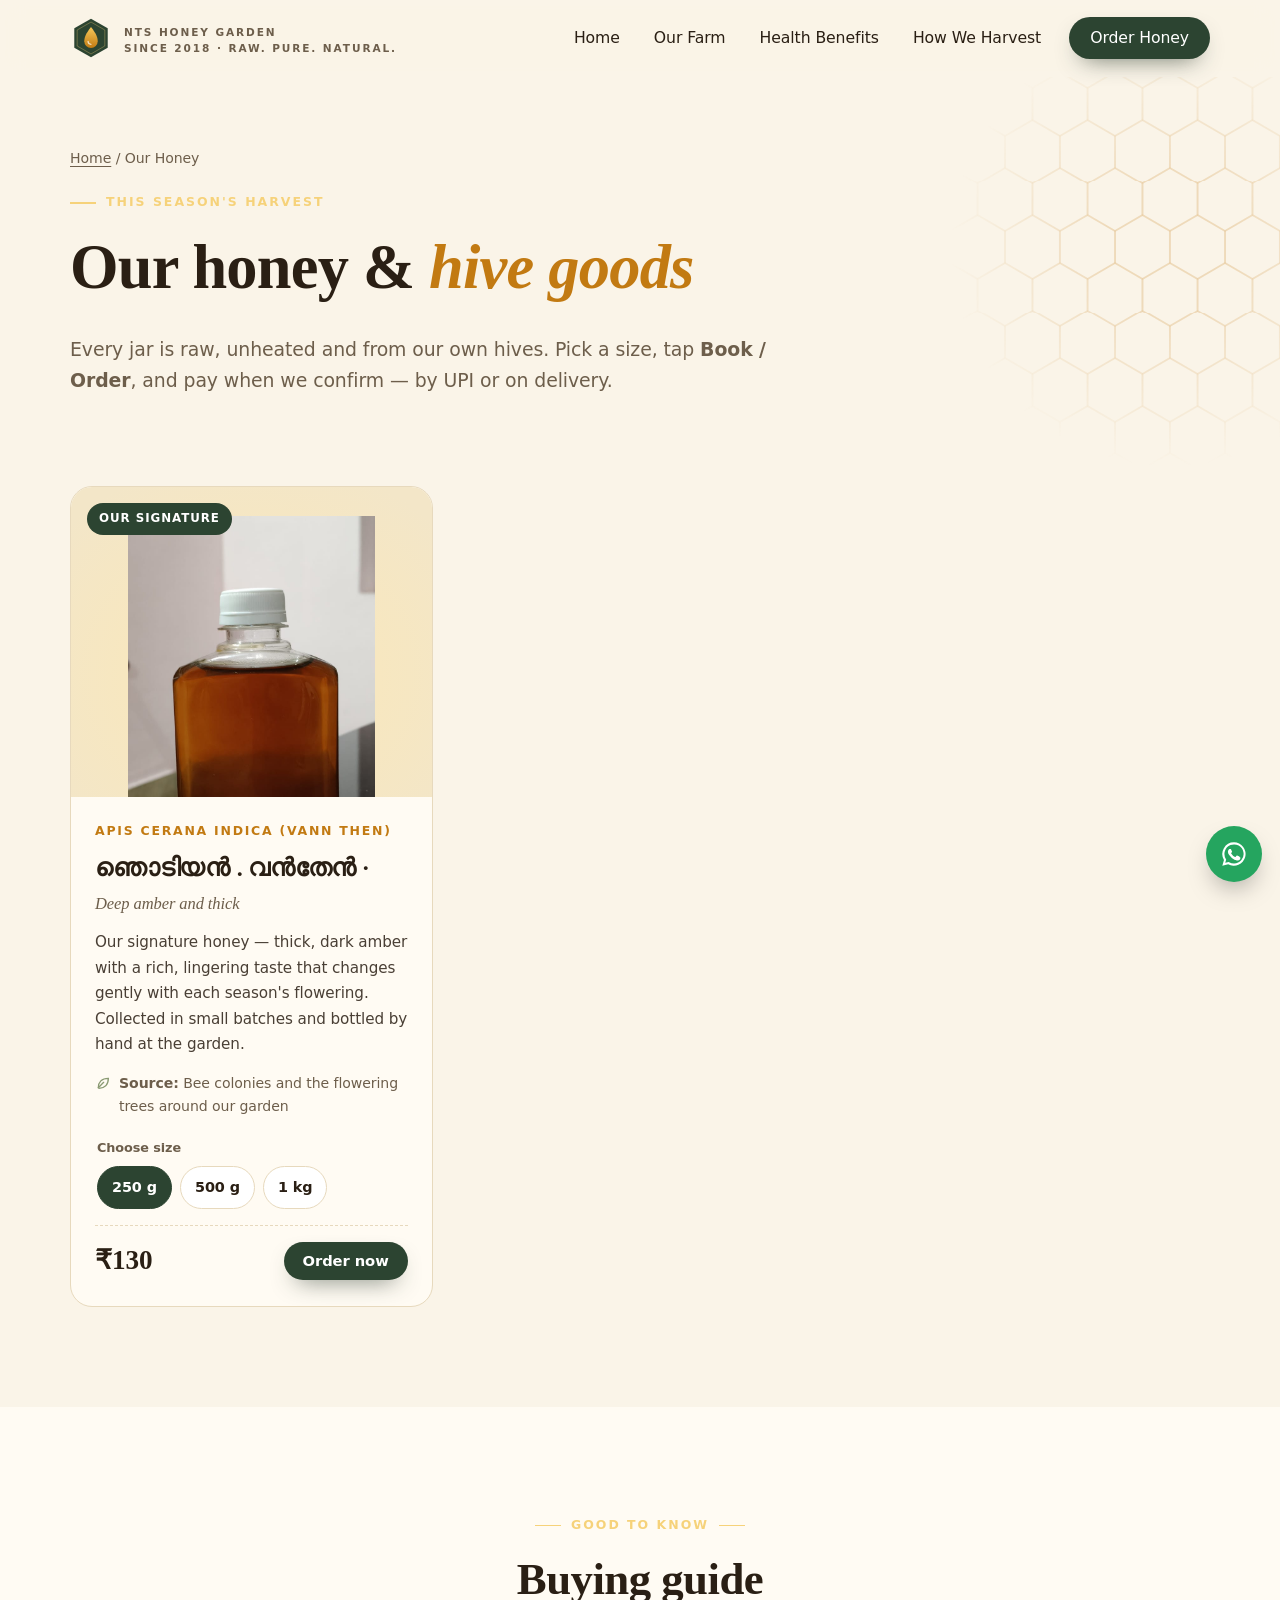
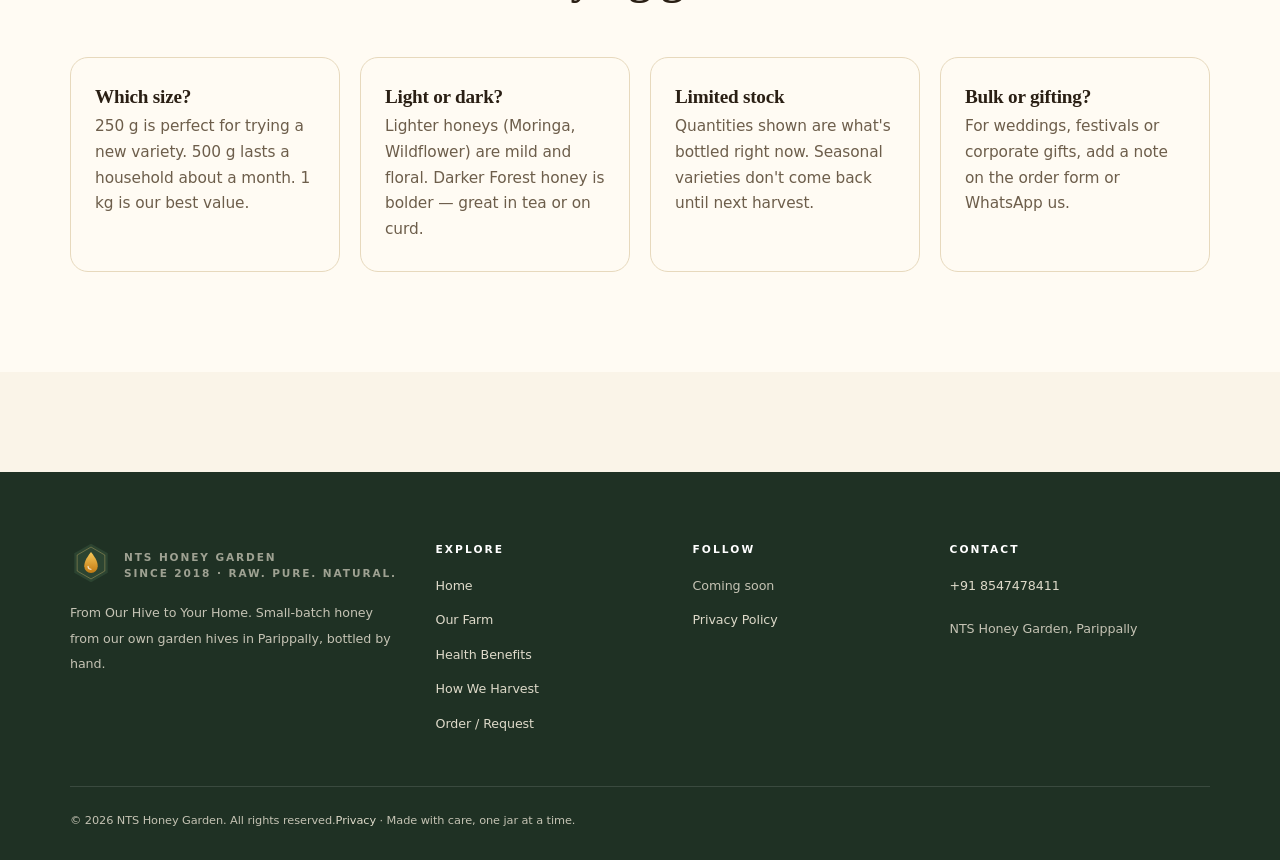
<file: products.html>
<!doctype html>
<html lang="en-IN" class="no-js">
<head>
  <meta charset="utf-8">
  <meta name="viewport" content="width=device-width, initial-scale=1">
  <meta http-equiv="Content-Security-Policy" content="default-src 'self'; script-src 'self' https://www.googletagmanager.com; style-src 'self' 'unsafe-inline' https://fonts.googleapis.com; font-src https://fonts.gstatic.com; img-src 'self' data: https:; connect-src 'self' https://*.google-analytics.com https://*.googletagmanager.com; base-uri 'self'; form-action 'self'">
  <title>Buy Raw Honey Online | NTS Raw Honey</title>
  <meta name="description" content="Raw honey in 250 g, 500 g and 1 kg jars: wildflowers blossom honey, plus raw honeycomb and beeswax candles. Book online, pay on delivery.">
  <link rel="canonical" href="https://yourusername.github.io/honey-farm-website/products.html">
  <meta property="og:title" content="Our Honey — NTS Raw Honey">
  <meta property="og:image" content="https://yourusername.github.io/honey-farm-website/assets/images/og-image.png">
  <meta name="theme-color" content="#2c4431">
  <link rel="icon" href="assets/images/favicon.svg" type="image/svg+xml">
  <link rel="preconnect" href="https://fonts.googleapis.com">
  <link rel="preconnect" href="https://fonts.gstatic.com" crossorigin>
  <link rel="stylesheet" href="https://fonts.googleapis.com/css2?family=Figtree:wght@400;500;600;700&family=Fraunces:ital,opsz,wght,SOFT@0,9..144,400..700,0..100;1,9..144,400..700,0..100&display=swap">
  <link rel="stylesheet" href="assets/css/styles.css">
</head>
<body>
  <a class="skip-link" href="#main">Skip to content</a>
  <header id="site-header"></header>

  <main id="main">
    <section class="page-hero">
      <div class="wrap">
        <p class="breadcrumb"><a href="index.html">Home</a> / Our Honey</p>
        <p class="eyebrow">This season's harvest</p>
        <h1>Our honey &amp; <em class="accent">hive goods</em></h1>
        <p class="lead">Every jar is raw, unheated and from our own hives. Pick a size, tap <strong>Book / Order</strong>, and pay when we confirm — by UPI or on delivery.</p>
      </div>
    </section>

    <section class="section" style="padding-top:20px">
      <div class="wrap">
        <div class="product-grid" data-products="all">
          <noscript><p>Please enable JavaScript to see our products, or WhatsApp us to order.</p></noscript>
        </div>
      </div>
    </section>

    <section class="section bg-paper">
      <div class="wrap">
        <div class="section-head center"><p class="eyebrow">Good to know</p><h2>Buying guide</h2></div>
        <div class="highlights">
          <div class="highlight reveal"><h3>Which size?</h3><p>250 g is perfect for trying a new variety. 500 g lasts a household about a month. 1 kg is our best value.</p></div>
          <div class="highlight reveal reveal-delay-1"><h3>Light or dark?</h3><p>Lighter honeys (Moringa, Wildflower) are mild and floral. Darker Forest honey is bolder — great in tea or on curd.</p></div>
          <div class="highlight reveal reveal-delay-2"><h3>Limited stock</h3><p>Quantities shown are what's bottled right now. Seasonal varieties don't come back until next harvest.</p></div>
          <div class="highlight reveal reveal-delay-3"><h3>Bulk or gifting?</h3><p>For weddings, festivals or corporate gifts, add a note on the order form or WhatsApp us.</p></div>
        </div>
      </div>
    </section>
  </main>

  <footer id="site-footer"></footer>
  <script src="config/site-config.js"></script>
  <script src="config/products.js"></script>
  <script src="assets/js/layout.js"></script>
  <script src="assets/js/catalog.js"></script>
</body>
</html>
</file>
<file: assets/css/styles.css>
/* =====================================================================
   NTS Honey Garden — main stylesheet
   Colours and fonts are defined once below (":root") so the whole brand
   can be re-themed by changing a few values.
   ===================================================================== */

:root {
  /* Brand palette */
  --cream: #faf4e8;
  --paper: #fffbf3;
  --wax: #f3e6c8;
  --honey: #e3a62b;
  --honey-light: #f6d27a;
  --amber: #c27a12;
  --comb: #7f430a;
  --forest: #2c4431;
  --forest-deep: #1f3124;
  --sage: #8a9a72;
  --ink: #2a1f14;
  --muted: #6d5e4b;
  --line: #e7d9bd;
  --danger: #a4371f;
  --ok: #3f6b3a;

  /* Type */
  --font-display: "Playfair Display", Georgia, "Times New Roman", serif;
  --font-body: "Inter", system-ui, -apple-system, "Segoe UI", Roboto, sans-serif;
  --font-mal: "Noto Sans Malayalam", "Manjari", sans-serif;

  /* Layout */
  --wrap: 1180px;
  --radius: 18px;
  --radius-sm: 10px;
  --shadow: 0 1px 2px rgba(60, 38, 10, .06), 0 12px 32px -12px rgba(60, 38, 10, .22);
  --shadow-lg: 0 30px 60px -24px rgba(60, 38, 10, .35);
  --ease: cubic-bezier(.2, .7, .2, 1);
}

*, *::before, *::after { box-sizing: border-box; }
html { scroll-behavior: smooth; -webkit-text-size-adjust: 100%; }
body {
  margin: 0;
  letter-spacing: -0.005em;
  background: var(--cream);
  color: var(--ink);
  font-family: var(--font-body);
  font-size: 16.5px;
  line-height: 1.68;
  -webkit-font-smoothing: antialiased;
  overflow-x: hidden;
}
img, svg { max-width: 100%; display: block; }
a { color: var(--comb); text-decoration-thickness: 1px; text-underline-offset: 3px; }
a:hover { color: var(--amber); }
:focus-visible { outline: 3px solid var(--honey); outline-offset: 3px; border-radius: 4px; }

h1, h2, h3, h4 {
  font-family: var(--font-display);
  font-weight: 600;
  line-height: 1.14;
  letter-spacing: -0.012em;
  margin: 0 0 .5em;
}
h1 { font-size: clamp(2.3rem, 5.1vw, 4.1rem); }
h2 { font-size: clamp(1.85rem, 3.5vw, 2.8rem); }
h3 { font-size: 1.35rem; }
p { margin: 0 0 1em; }
em.accent { font-style: italic; color: var(--amber); }

.wrap { width: 100%; max-width: var(--wrap); margin: 0 auto; padding: 0 20px; }
.skip-link { position: absolute; left: -999px; top: 8px; background: var(--ink); color: #fff; padding: 8px 14px; z-index: 100; border-radius: 6px; }
.skip-link:focus { left: 8px; }
.visually-hidden { position: absolute !important; width: 1px; height: 1px; overflow: hidden; clip: rect(0 0 0 0); white-space: nowrap; }

.mal { font-family: var(--font-mal); font-size: 1.06em; line-height: 1.5; }

.eyebrow {
  display: inline-flex; align-items: center; gap: 10px;
  font-size: .78rem; font-weight: 700; letter-spacing: .16em; text-transform: uppercase;
  color: var(--amber);
  margin-bottom: 18px;
}
.eyebrow::before { content: ""; width: 26px; height: 1.5px; background: currentColor; }
.lead { font-size: 1.18rem; color: var(--muted); max-width: 40em; }

/* ---------- Buttons ---------- */
.btn {
  display: inline-flex; align-items: center; justify-content: center; gap: 10px;
  padding: 15px 26px;
  border-radius: 999px;
  font: 600 1rem/1 var(--font-body);
  text-decoration: none;
  border: 1.5px solid transparent;
  cursor: pointer;
  transition: transform .25s var(--ease), background .25s, box-shadow .25s, color .25s;
  white-space: nowrap;
}
.btn:active { transform: translateY(1px); }
.btn-primary { background: var(--forest); color: #fff; box-shadow: 0 10px 24px -12px rgba(31, 49, 36, .8); }
.btn-primary:hover { background: var(--forest-deep); color: #fff; transform: translateY(-2px); }
.btn-honey { background: var(--honey); color: var(--ink); }
.btn-honey:hover { background: var(--honey-light); color: var(--ink); transform: translateY(-2px); }
.btn-ghost { background: transparent; border-color: rgba(42, 31, 20, .25); color: var(--ink); }
.btn-ghost:hover { border-color: var(--ink); color: var(--ink); }
.btn-small { padding: 11px 18px; font-size: .92rem; }
.btn[disabled] { opacity: .5; cursor: not-allowed; transform: none; }
.btn .arrow { transition: transform .25s var(--ease); }
.btn:hover .arrow { transform: translateX(4px); }

/* ---------- Header ---------- */
.site-header {
  position: sticky; top: 0; z-index: 50;
  background: rgba(250, 244, 232, .86);
  backdrop-filter: saturate(1.4) blur(12px);
  -webkit-backdrop-filter: saturate(1.4) blur(12px);
  border-bottom: 1px solid transparent;
  transition: border-color .3s, box-shadow .3s;
}
.site-header.scrolled { border-color: var(--line); box-shadow: 0 6px 20px -16px rgba(60, 38, 10, .5); }
.header-inner { display: flex; align-items: center; justify-content: space-between; height: 76px; gap: 20px; }
.brand { display: flex; align-items: center; gap: 12px; text-decoration: none; color: var(--ink); }
.brand img { width: 42px; height: 42px; }
.brand-name { font-family: var(--font-display); font-size: 1.32rem; font-weight: 600; letter-spacing: -.01em; line-height: 1; }
.brand-name small { display: block; font-family: var(--font-body); font-size: .66rem; letter-spacing: .18em; text-transform: uppercase; color: var(--muted); font-weight: 600; margin-top: 5px; white-space: nowrap; }
@media (max-width: 420px) {
  .brand-name { font-size: 1.16rem; }
  .brand-name small { font-size: .56rem; letter-spacing: .12em; }
  .brand img { width: 36px; height: 36px; }
}
.main-nav ul { list-style: none; margin: 0; padding: 0; display: flex; gap: 6px; align-items: center; }
.main-nav a { display: block; padding: 10px 14px; color: var(--ink); text-decoration: none; font-weight: 500; font-size: .98rem; border-radius: 999px; transition: background .2s; }
.main-nav a:hover { background: var(--wax); color: var(--ink); }
.main-nav a[aria-current="page"] { color: var(--comb); font-weight: 700; }
.main-nav .btn { margin-left: 8px; padding: 12px 20px; color: #fff; }
.main-nav .btn[aria-current] { color: #fff; }
.main-nav .btn:hover { background: var(--forest-deep); }
.nav-toggle { display: none; background: none; border: 0; padding: 10px; cursor: pointer; color: var(--ink); }
.nav-toggle span { display: block; width: 24px; height: 2px; background: currentColor; margin: 5px 0; transition: transform .3s, opacity .3s; }

@media (max-width: 920px) {
  .nav-toggle { display: block; }
  .main-nav {
    position: fixed; inset: 76px 0 auto 0;
    background: var(--paper);
    border-bottom: 1px solid var(--line);
    box-shadow: var(--shadow-lg);
    transform: translateY(-12px); opacity: 0; pointer-events: none;
    transition: transform .3s var(--ease), opacity .3s;
  }
  .main-nav.open { transform: none; opacity: 1; pointer-events: auto; }
  .main-nav ul { flex-direction: column; align-items: stretch; padding: 12px 16px 20px; gap: 2px; }
  .main-nav a { padding: 14px 12px; font-size: 1.05rem; border-radius: 10px; }
  .main-nav .btn { margin: 10px 0 0; justify-content: center; }
  .nav-toggle[aria-expanded="true"] span:nth-child(1) { transform: translateY(7px) rotate(45deg); }
  .nav-toggle[aria-expanded="true"] span:nth-child(2) { opacity: 0; }
  .nav-toggle[aria-expanded="true"] span:nth-child(3) { transform: translateY(-7px) rotate(-45deg); }
}

/* ---------- Hero ---------- */
.hero { position: relative; padding: 56px 0 90px; overflow: hidden; }
.hero::before {
  content: ""; position: absolute; inset: 0;
  background:
    radial-gradient(60% 55% at 78% 40%, rgba(246, 210, 122, .55), transparent 70%),
    radial-gradient(40% 40% at 10% 90%, rgba(138, 154, 114, .22), transparent 70%);
  pointer-events: none;
}
.hero-grid { position: relative; display: grid; grid-template-columns: 1.05fr 1fr; gap: 48px; align-items: center; }
.hero h1 { margin-bottom: 22px; }
.hero h1 .line { display: block; }
.hero-actions { display: flex; flex-wrap: wrap; gap: 12px; margin: 30px 0 34px; }
.hero-trust { display: flex; gap: 26px; flex-wrap: wrap; font-size: .9rem; color: var(--muted); }
.hero-trust strong { display: block; font-family: var(--font-display); font-size: 1.65rem; color: var(--ink); font-weight: 600; line-height: 1.1; }
.hero-art { position: relative; }
.hero-art img { width: 100%; height: auto; filter: drop-shadow(0 40px 50px rgba(127, 67, 10, .25)); }
.hero-art .float { animation: float 7s ease-in-out infinite; }
.hero-badge {
  position: absolute; left: -6%; bottom: 12%;
  background: var(--paper); border-radius: 16px; padding: 14px 18px;
  box-shadow: var(--shadow); display: flex; align-items: center; gap: 12px; font-size: .9rem; max-width: 250px;
}
.hero-badge b { display: block; font-size: .98rem; }
.hero-badge .dot { width: 38px; height: 38px; border-radius: 50%; background: var(--wax); display: grid; place-items: center; flex: none; }
@keyframes float { 0%, 100% { transform: translateY(0) rotate(-1deg); } 50% { transform: translateY(-14px) rotate(1deg); } }

@media (max-width: 880px) {
  .hero { padding: 28px 0 60px; }
  .hero-grid { grid-template-columns: 1fr; gap: 20px; }
  .hero-art { max-width: 460px; margin: 0 auto; order: -1; }
  .hero-badge { position: relative; left: auto; bottom: auto; margin: -18px auto 0; max-width: 280px; }
  .hero::before { background: radial-gradient(90% 45% at 60% 18%, rgba(246, 210, 122, .55), transparent 70%); }
  .hero-trust { gap: 20px; }
}

/* ---------- Sections ---------- */
.section { padding: 100px 0; position: relative; }
.section-tight { padding: 70px 0; }
.section-head { max-width: 720px; margin-bottom: 52px; }
.section-head.center { text-align: center; margin-left: auto; margin-right: auto; }
.section-head.center .eyebrow::after { content: ""; width: 26px; height: 1.5px; background: currentColor; }
.bg-paper { background: var(--paper); }
.bg-wax { background: var(--wax); }
.bg-forest { background: var(--forest); color: #f3ecdc; }
.bg-forest h2, .bg-forest h3 { color: #fff; }
.bg-forest .lead { color: rgba(243, 236, 220, .78); }
.bg-forest .mal { font-family: var(--font-mal); font-size: 1.06em; line-height: 1.5; }

.eyebrow { color: var(--honey-light); }
.hex-bg {
  background-image: linear-gradient(rgba(255, 251, 243, .72), rgba(255, 251, 243, .72)), url("../images/hex-pattern.svg");
  background-size: auto, 120px auto;
}
@media (max-width: 700px) { .section { padding: 70px 0; } .section-head { margin-bottom: 36px; } }

/* Highlights strip */
.highlights { display: grid; grid-template-columns: repeat(4, 1fr); gap: 20px; }
.highlight {
  background: var(--paper); border: 1px solid var(--line); border-radius: var(--radius);
  padding: 28px 24px; transition: transform .35s var(--ease), box-shadow .35s;
}
.highlight:hover { transform: translateY(-4px); box-shadow: var(--shadow); }
.highlight .icon { width: 52px; height: 52px; border-radius: 14px; background: var(--wax); display: grid; place-items: center; margin-bottom: 18px; color: var(--comb); }
.highlight h3 { font-size: 1.2rem; margin-bottom: 6px; }
.highlight p { color: var(--muted); font-size: .96rem; margin: 0; }
@media (max-width: 960px) { .highlights { grid-template-columns: repeat(2, 1fr); } }
@media (max-width: 520px) { .highlights { grid-template-columns: 1fr; } }

/* Split feature */
.split { display: grid; grid-template-columns: 1fr 1fr; gap: 64px; align-items: center; }
.split.reverse > :first-child { order: 2; }
.split-media { position: relative; border-radius: 28px; overflow: hidden; box-shadow: var(--shadow-lg); background: var(--wax); aspect-ratio: 4 / 3.2; }
.split-media img { width: 100%; height: 100%; object-fit: cover; }
.split-media figcaption { position: absolute; left: 14px; bottom: 14px; background: rgba(255, 251, 243, .92); padding: 6px 12px; border-radius: 999px; font-size: .8rem; color: var(--muted); }
.checklist { list-style: none; padding: 0; margin: 24px 0 30px; display: grid; gap: 12px; }
.checklist li { display: flex; gap: 12px; align-items: flex-start; }
.checklist li::before {
  content: ""; flex: none; width: 22px; height: 22px; margin-top: 3px; border-radius: 50%;
  background: var(--honey) url("data:image/svg+xml,%3Csvg xmlns='http://www.w3.org/2000/svg' viewBox='0 0 24 24' fill='none' stroke='%232a1f14' stroke-width='3' stroke-linecap='round' stroke-linejoin='round'%3E%3Cpath d='M5 12.5l4.5 4.5L19 7.5'/%3E%3C/svg%3E") center / 13px no-repeat;
}
@media (max-width: 880px) { .split { grid-template-columns: 1fr; gap: 36px; } .split.reverse > :first-child { order: 0; } }

/* Quote band */
.quote-band { text-align: center; }
.quote-band blockquote { margin: 0 auto; max-width: 860px; font-family: var(--font-display); font-size: clamp(1.6rem, 3vw, 2.4rem); line-height: 1.3; font-style: italic; font-weight: 400; }
.quote-band cite { display: block; margin-top: 22px; font-style: normal; font-size: .95rem; color: var(--honey-light); letter-spacing: .08em; text-transform: uppercase; }

/* Stats */
.stats { display: grid; grid-template-columns: repeat(4, 1fr); gap: 24px; text-align: center; }
.stat strong { display: block; font-family: var(--font-display); font-size: clamp(2rem, 3.7vw, 2.9rem); font-weight: 600; color: var(--comb); line-height: 1.1; }
.stat span { color: var(--muted); font-size: .95rem; }
@media (max-width: 700px) { .stats { grid-template-columns: repeat(2, 1fr); row-gap: 34px; } }

/* Gallery */
.gallery { display: grid; grid-template-columns: repeat(4, 1fr); grid-auto-rows: 220px; gap: 16px; }
.gallery figure { margin: 0; border-radius: var(--radius); overflow: hidden; background: var(--wax); position: relative; }
.gallery figure.tall { grid-row: span 2; }
.gallery figure.wide { grid-column: span 2; }
.gallery img { width: 100%; height: 100%; object-fit: cover; transition: transform .8s var(--ease); }
.gallery figure:hover img { transform: scale(1.04); }
.gallery figcaption { position: absolute; left: 12px; bottom: 12px; background: rgba(255, 251, 243, .92); padding: 5px 12px; border-radius: 999px; font-size: .8rem; }
@media (max-width: 800px) { .gallery { grid-template-columns: repeat(2, 1fr); grid-auto-rows: 170px; } }

/* ---------- Page hero (inner pages) ---------- */
.page-hero { padding: 70px 0 50px; position: relative; overflow: hidden; }
.page-hero::after {
  content: ""; position: absolute; right: -120px; top: -60px; width: 460px; height: 460px;
  background: url("../images/hex-pattern.svg") center / 110px auto; opacity: .55;
  -webkit-mask-image: radial-gradient(circle, #000 20%, transparent 68%);
  mask-image: radial-gradient(circle, #000 20%, transparent 68%);
  pointer-events: none;
}
.page-hero h1 { font-size: clamp(2.3rem, 5vw, 3.9rem); max-width: 14em; }
.breadcrumb { font-size: .88rem; color: var(--muted); margin-bottom: 14px; }
.breadcrumb a { color: var(--muted); }

/* ---------- Product cards ---------- */
.product-grid { display: grid; grid-template-columns: repeat(auto-fill, minmax(300px, 1fr)); gap: 26px; }
.product-card {
  background: var(--paper); border: 1px solid var(--line); border-radius: 22px; overflow: hidden;
  display: flex; flex-direction: column; transition: transform .4s var(--ease), box-shadow .4s;
}
.product-card:hover { transform: translateY(-6px); box-shadow: var(--shadow-lg); }
.product-media { position: relative; aspect-ratio: 1 / .86; background: radial-gradient(70% 70% at 50% 60%, #fbe8b8, var(--wax)); display: grid; place-items: center; overflow: hidden; }
.product-media img { width: 78%; height: 88%; object-fit: contain; transition: transform .6s var(--ease), opacity .25s ease; }
.product-card:hover .product-media img { transform: scale(1.05) rotate(-1.5deg); }
.product-badge { position: absolute; top: 16px; left: 16px; background: var(--forest); color: #fff; font-size: .74rem; font-weight: 700; letter-spacing: .08em; text-transform: uppercase; padding: 6px 12px; border-radius: 999px; }
.product-body { padding: 24px 24px 26px; display: flex; flex-direction: column; flex: 1; }
.product-variety { font-size: .78rem; font-weight: 700; letter-spacing: .14em; text-transform: uppercase; color: var(--amber); margin-bottom: 6px; }
.product-card h3 { font-size: 1.5rem; margin-bottom: 4px; }
.product-tagline { color: var(--muted); font-style: italic; font-family: var(--font-display); margin-bottom: 12px; }
.product-desc { font-size: .95rem; color: var(--ink); opacity: .85; margin-bottom: 14px; }
.product-source { font-size: .88rem; color: var(--muted); display: flex; gap: 8px; margin-bottom: 18px; }
.product-source svg { flex: none; margin-top: 3px; color: var(--sage); }
.size-options { display: flex; flex-wrap: wrap; gap: 8px; margin-bottom: 16px; border: 0; padding: 0; }
.size-options legend { font-size: .8rem; font-weight: 600; color: var(--muted); margin-bottom: 8px; padding: 0; }
.size-chip { position: relative; }
.size-chip input { position: absolute; opacity: 0; inset: 0; cursor: pointer; margin: 0; }
.size-chip span { display: block; padding: 8px 14px; border: 1.5px solid var(--line); border-radius: 999px; font-size: .9rem; font-weight: 600; background: #fff; transition: all .2s; }
.size-chip input:checked + span { border-color: var(--forest); background: var(--forest); color: #fff; }
.size-chip input:focus-visible + span { outline: 3px solid var(--honey); outline-offset: 2px; }
.size-chip input:disabled + span { opacity: .45; text-decoration: line-through; }
.product-foot { margin-top: auto; display: flex; align-items: flex-end; justify-content: space-between; gap: 12px; padding-top: 16px; border-top: 1px dashed var(--line); }
.price { font-family: var(--font-display); font-size: 1.7rem; font-weight: 600; line-height: 1; }
.stock-note { font-size: .82rem; color: var(--ok); margin-top: 6px; font-weight: 600; }
.stock-note.low { color: var(--amber); }
.stock-note.out { color: var(--danger); }

/* Mini product row (home) */
.product-strip { display: grid; grid-template-columns: repeat(3, 1fr); gap: 24px; }
@media (max-width: 900px) { .product-strip { grid-template-columns: 1fr; } }

/* ---------- Timeline (harvest) ---------- */
.timeline { position: relative; max-width: 980px; margin: 0 auto; padding: 10px 0; }
.timeline::before { content: ""; position: absolute; left: 50%; top: 0; bottom: 0; width: 2px; background: linear-gradient(var(--honey), var(--sage)); transform: translateX(-1px); }
.step { position: relative; display: grid; grid-template-columns: 1fr 1fr; gap: 80px; margin-bottom: 60px; align-items: center; }
.step:last-child { margin-bottom: 0; }
.step-num {
  position: absolute; left: 50%; top: 50%; transform: translate(-50%, -50%);
  width: 58px; height: 58px; display: grid; place-items: center;
  font-family: var(--font-display); font-size: 1.35rem; font-weight: 600; color: var(--ink);
  background: var(--honey);
  clip-path: polygon(25% 5%, 75% 5%, 100% 50%, 75% 95%, 25% 95%, 0% 50%);
}
.step-art { background: var(--paper); border: 1px solid var(--line); border-radius: 22px; aspect-ratio: 16 / 11; display: grid; place-items: center; padding: 18px; }
.step-art img { max-height: 100%; }
.step-text h3 { font-size: 1.6rem; }
.step-text .when { display: inline-block; font-size: .78rem; font-weight: 700; letter-spacing: .12em; text-transform: uppercase; color: var(--amber); margin-bottom: 8px; }
.step-text p { color: var(--muted); }
.step:nth-child(even) .step-art { order: 2; }
@media (max-width: 800px) {
  .timeline::before { left: 28px; }
  .step { grid-template-columns: 1fr; gap: 18px; padding-left: 74px; margin-bottom: 48px; }
  .step-num { left: 28px; top: 0; transform: translate(-50%, 0); width: 50px; height: 50px; font-size: 1.15rem; }
  .step:nth-child(even) .step-art { order: 0; }
}

/* Promise cards */
.promise-grid { display: grid; grid-template-columns: repeat(3, 1fr); gap: 22px; }
.promise { padding: 30px; border-radius: var(--radius); background: rgba(255, 255, 255, .06); border: 1px solid rgba(255, 255, 255, .14); }
.promise h3 { font-size: 1.25rem; }
.promise p { color: rgba(243, 236, 220, .8); margin: 0; font-size: .96rem; }
@media (max-width: 860px) { .promise-grid { grid-template-columns: 1fr; } }

/* ---------- Forms (order) ---------- */
.order-layout { display: grid; grid-template-columns: 1.5fr 1fr; gap: 36px; align-items: start; }
@media (max-width: 960px) { .order-layout { grid-template-columns: 1fr; } }
.card { background: var(--paper); border: 1px solid var(--line); border-radius: 22px; padding: 32px; }
@media (max-width: 560px) { .card { padding: 22px 18px; border-radius: 18px; } }
.form-section + .form-section { margin-top: 34px; padding-top: 30px; border-top: 1px solid var(--line); }
.form-section h2 { font-size: 1.55rem; display: flex; align-items: center; gap: 12px; }
.form-section h2 .n { width: 32px; height: 32px; border-radius: 50%; background: var(--wax); color: var(--comb); font: 700 .95rem/32px var(--font-body); text-align: center; flex: none; }
.field-grid { display: grid; grid-template-columns: 1fr 1fr; gap: 18px; }
.field-grid .full { grid-column: 1 / -1; }
@media (max-width: 560px) { .field-grid { grid-template-columns: 1fr; } }
.field label { display: block; font-weight: 600; font-size: .92rem; margin-bottom: 7px; }
.field label .opt { font-weight: 400; color: var(--muted); }
.field input, .field select, .field textarea {
  width: 100%; padding: 13px 15px; font: inherit; font-size: 16px; color: var(--ink);
  background: #fff; border: 1.5px solid var(--line); border-radius: var(--radius-sm);
  transition: border-color .2s, box-shadow .2s;
  -webkit-appearance: none; appearance: none;
}
.field select { background: #fff url("data:image/svg+xml,%3Csvg xmlns='http://www.w3.org/2000/svg' width='12' height='8' viewBox='0 0 12 8'%3E%3Cpath d='M1 1.5l5 5 5-5' fill='none' stroke='%236d5e4b' stroke-width='1.8'/%3E%3C/svg%3E") right 15px center no-repeat; padding-right: 40px; }
.field textarea { min-height: 110px; resize: vertical; }
.field input:focus, .field select:focus, .field textarea:focus { outline: none; border-color: var(--honey); box-shadow: 0 0 0 4px rgba(227, 166, 43, .2); }
.field .hint { font-size: .82rem; color: var(--muted); margin-top: 5px; }
.field .error { font-size: .84rem; color: var(--danger); margin-top: 5px; display: none; }
.field.invalid input, .field.invalid select, .field.invalid textarea { border-color: var(--danger); }
.field.invalid .error, .check.invalid .error { display: block; }
.check.invalid input { outline: 2px solid var(--danger); outline-offset: 2px; }
.input-prefix { display: flex; }
.input-prefix span { padding: 13px 13px; background: var(--wax); border: 1.5px solid var(--line); border-right: 0; border-radius: var(--radius-sm) 0 0 var(--radius-sm); font-weight: 600; color: var(--muted); }
.input-prefix input { border-radius: 0 var(--radius-sm) var(--radius-sm) 0; }

.line-items { display: grid; gap: 14px; }
.line-item { display: grid; grid-template-columns: 2fr 1.1fr .8fr auto; gap: 12px; align-items: end; padding: 16px; background: #fff; border: 1px solid var(--line); border-radius: 14px; }
.line-item .field label { font-size: .8rem; }
.line-item .remove { background: none; border: 0; color: var(--muted); cursor: pointer; padding: 12px 8px; border-radius: 8px; }
.line-item .remove:hover { color: var(--danger); background: #fbeee9; }
.line-item .line-total { grid-column: 1 / -1; font-size: .88rem; color: var(--muted); display: flex; justify-content: space-between; }
.line-item .remove[hidden] { display: none; }
@media (max-width: 620px) { .line-item { grid-template-columns: 1.5fr .75fr; position: relative; } .line-item .field:first-child { grid-column: 1 / -1; } .line-item .field:first-child label { padding-right: 40px; } .line-item .remove { position: absolute; top: 6px; right: 6px; padding: 8px; } }
.add-line { margin-top: 14px; background: none; border: 1.5px dashed var(--sage); color: var(--forest); padding: 12px 18px; border-radius: 12px; font: 600 .95rem var(--font-body); cursor: pointer; width: 100%; }
.add-line:hover { background: rgba(138, 154, 114, .1); }

.check { display: flex; gap: 12px; align-items: flex-start; font-size: .94rem; cursor: pointer; }
.check input { width: 20px; height: 20px; margin-top: 3px; accent-color: var(--forest); flex: none; }
.check + .check { margin-top: 12px; }
.hp-field { position: absolute; left: -5000px; width: 1px; height: 1px; overflow: hidden; }

/* Summary */
.summary { position: sticky; top: 100px; }
.summary h2 { font-size: 1.45rem; }
.summary-lines { list-style: none; padding: 0; margin: 0 0 16px; }
.summary-lines li { display: flex; justify-content: space-between; gap: 12px; padding: 10px 0; border-bottom: 1px dashed var(--line); font-size: .95rem; }
.summary-lines li.empty { color: var(--muted); font-style: italic; justify-content: center; }
.summary-row { display: flex; justify-content: space-between; padding: 6px 0; color: var(--muted); }
.summary-total { display: flex; justify-content: space-between; align-items: baseline; padding-top: 14px; margin-top: 8px; border-top: 2px solid var(--ink); font-weight: 700; }
.summary-total span:last-child { font-family: var(--font-display); font-size: 1.7rem; font-weight: 600; }
.summary-note { font-size: .86rem; color: var(--muted); background: var(--wax); border-radius: 12px; padding: 12px 14px; margin-top: 18px; }
.free-delivery-bar { height: 6px; background: var(--wax); border-radius: 99px; overflow: hidden; margin: 12px 0 6px; }
.free-delivery-bar div { height: 100%; background: var(--honey); width: 0; transition: width .4s var(--ease); }

.alert { padding: 14px 16px; border-radius: 12px; font-size: .95rem; margin-bottom: 20px; }
.alert-error { background: #fbeee9; color: var(--danger); border: 1px solid #efcabd; }
.alert-info { background: #eef2e6; color: var(--forest); border: 1px solid #d5dfc6; }

/* Confirmation */
.confirmation { max-width: 760px; margin: 0 auto; text-align: center; }
.confirm-icon { width: 86px; height: 86px; margin: 0 auto 24px; border-radius: 50%; background: var(--forest); display: grid; place-items: center; animation: pop .6s var(--ease); }
@keyframes pop { 0% { transform: scale(.4); opacity: 0; } 70% { transform: scale(1.08); } 100% { transform: scale(1); opacity: 1; } }
.ref-box { display: inline-block; margin: 8px 0 26px; padding: 14px 24px; background: var(--wax); border: 1.5px dashed var(--amber); border-radius: 14px; }
.ref-box small { display: block; font-size: .75rem; letter-spacing: .14em; text-transform: uppercase; color: var(--muted); font-weight: 700; }
.ref-box strong { font-family: ui-monospace, SFMono-Regular, Menlo, monospace; font-size: 1.5rem; letter-spacing: .06em; }
.confirm-table { width: 100%; border-collapse: collapse; text-align: left; margin: 10px 0 20px; font-size: .95rem; }
.confirm-table th, .confirm-table td { padding: 10px 8px; border-bottom: 1px solid var(--line); }
.confirm-table th { font-size: .78rem; letter-spacing: .1em; text-transform: uppercase; color: var(--muted); }
.confirm-table td:last-child, .confirm-table th:last-child { text-align: right; }
.confirm-meta { display: grid; grid-template-columns: 1fr 1fr; gap: 16px; text-align: left; margin: 24px 0; }
.confirm-meta div { background: #fff; border: 1px solid var(--line); border-radius: 14px; padding: 16px; font-size: .93rem; }
.confirm-meta h3 { font-size: 1rem; font-family: var(--font-body); font-weight: 700; margin-bottom: 6px; }
@media (max-width: 600px) { .confirm-meta { grid-template-columns: 1fr; } }
.confirm-actions { display: flex; gap: 12px; justify-content: center; flex-wrap: wrap; margin-top: 10px; }

/* ---------- CTA band & footer ---------- */
.cta-band { border-radius: 30px; padding: 64px 48px; background: var(--forest) url("../images/hex-pattern-light.svg") right -40px center / 130px auto no-repeat; color: #fff; display: grid; grid-template-columns: 1.4fr auto; gap: 30px; align-items: center; position: relative; overflow: hidden; }
.cta-band h2 { color: #fff; margin-bottom: 10px; }
.cta-band p { color: rgba(255, 255, 255, .8); margin: 0; }
@media (max-width: 760px) { .cta-band { grid-template-columns: 1fr; padding: 44px 26px; } }

.site-footer { background: var(--forest-deep); color: rgba(243, 236, 220, .78); padding: 70px 0 30px; font-size: .95rem; margin-top: 100px; }
.site-footer a { color: rgba(243, 236, 220, .9); text-decoration: none; }
.site-footer a:hover { color: var(--honey-light); }
.footer-grid { display: grid; grid-template-columns: 1.5fr 1fr 1fr 1.2fr; gap: 40px; }
.footer-grid h4 { color: #fff; font-family: var(--font-body); font-size: .8rem; letter-spacing: .16em; text-transform: uppercase; font-weight: 700; margin-bottom: 16px; }
.footer-grid ul { list-style: none; padding: 0; margin: 0; display: grid; gap: 9px; }
.footer-brand .brand { color: #fff; margin-bottom: 16px; }
.footer-brand .brand small { color: rgba(243, 236, 220, .6); }
.footer-bottom { margin-top: 50px; padding-top: 24px; border-top: 1px solid rgba(255, 255, 255, .12); display: flex; justify-content: space-between; flex-wrap: wrap; gap: 12px; font-size: .85rem; }
@media (max-width: 860px) { .footer-grid { grid-template-columns: 1fr 1fr; } }
@media (max-width: 520px) { .footer-grid { grid-template-columns: 1fr; } }

.whatsapp-fab {
  position: fixed; right: 18px; bottom: 18px; z-index: 40;
  width: 56px; height: 56px; border-radius: 50%; background: #25a55f; color: #fff;
  display: grid; place-items: center; box-shadow: 0 12px 26px -8px rgba(0, 0, 0, .35);
  transition: transform .25s var(--ease);
}
.whatsapp-fab:hover { transform: scale(1.08); color: #fff; }

/* Prose (privacy page) */
.prose { max-width: 760px; }
.prose h2 { font-size: 1.7rem; margin-top: 1.8em; }
.prose h3 { font-size: 1.2rem; margin-top: 1.4em; font-family: var(--font-body); font-weight: 700; }
.prose ul { padding-left: 1.2em; }
.prose li { margin-bottom: .4em; }
.prose table { width: 100%; border-collapse: collapse; margin: 1em 0; font-size: .94rem; }
.prose th, .prose td { text-align: left; padding: 10px; border-bottom: 1px solid var(--line); vertical-align: top; }

/* FAQ */
.faq { max-width: 820px; margin: 0 auto; }
.faq details { border-bottom: 1px solid var(--line); padding: 4px 0; }
.faq summary { cursor: pointer; list-style: none; padding: 18px 40px 18px 0; font-family: var(--font-display); font-size: 1.22rem; position: relative; }
.faq summary::-webkit-details-marker { display: none; }
.faq summary::after { content: "+"; position: absolute; right: 6px; top: 12px; font-size: 1.7rem; color: var(--amber); transition: transform .3s; font-family: var(--font-body); font-weight: 300; }
.faq details[open] summary::after { transform: rotate(45deg); }
.faq details p { color: var(--muted); padding-right: 30px; }

/* ---------- Reveal animations ---------- */
.reveal { opacity: 0; transform: translateY(26px); transition: opacity .9s var(--ease), transform .9s var(--ease); }
.reveal.in { opacity: 1; transform: none; }
.reveal-delay-1 { transition-delay: .1s; }
.reveal-delay-2 { transition-delay: .2s; }
.reveal-delay-3 { transition-delay: .3s; }
.no-js .reveal { opacity: 1; transform: none; }

@media (prefers-reduced-motion: reduce) {
  *, *::before, *::after { animation: none !important; transition: none !important; scroll-behavior: auto !important; }
  .reveal { opacity: 1; transform: none; }
}

@media print {
  .site-header, .site-footer, .whatsapp-fab, .confirm-actions, .cta-band { display: none !important; }
  body { background: #fff; }
}


/* ---------- Product hero: one product shown wide ---------- */
.shop-hero { max-width: 940px; margin: 0 auto; }
.shop-hero .product-card { display: grid; grid-template-columns: .92fr 1.08fr; align-items: stretch; }
.shop-hero .product-card:hover { transform: none; box-shadow: var(--shadow-lg); }
.shop-hero .product-media { aspect-ratio: auto; min-height: 100%; padding: 22px; }
.shop-hero .product-media img { width: 88%; height: auto; max-height: 420px; }
.shop-hero .product-body { padding: 36px 38px; }
.shop-hero .product-card h3 { font-size: 1.9rem; }
.shop-hero .product-tagline { font-size: 1.08rem; }
.shop-hero .price { font-size: 2.1rem; }
@media (max-width: 960px) {
  .shop-hero .product-card { display: flex; flex-direction: column; }
  .shop-hero .product-media { width: 100%; height: auto; aspect-ratio: unset; min-height: 0; padding: 24px; }
  .shop-hero .product-media img { width: 100%; height: auto; max-height: none; object-fit: contain; }
  .shop-hero .product-body { padding: 26px 22px 28px; }
  .shop-hero .product-card h3 { font-size: 1.6rem; }
}

/* ---------- Request-only items ---------- */
.request-grid { display: grid; grid-template-columns: repeat(3, 1fr); gap: 24px; }
@media (max-width: 900px) { .request-grid { grid-template-columns: 1fr; } }
.request-card {
  background: var(--paper); border: 1px solid var(--line); border-radius: 22px; overflow: hidden;
  display: flex; flex-direction: column; transition: transform .4s var(--ease), box-shadow .4s;
}
.request-card:hover { transform: translateY(-5px); box-shadow: var(--shadow-lg); }
.request-card .product-media { aspect-ratio: 1 / .8; }
.request-card .product-body { padding: 22px 22px 24px; }
.request-note {
  display: inline-block; font-size: .72rem; font-weight: 700; letter-spacing: .1em; text-transform: uppercase;
  color: var(--comb); background: var(--wax); padding: 5px 11px; border-radius: 999px; margin-bottom: 12px;
}
.request-card .btn { margin-top: auto; align-self: flex-start; }

/* ---------- Coming soon ---------- */
.coming-soon { display: grid; grid-template-columns: 200px 1fr; gap: 28px; align-items: center;
  background: var(--wax); border: 1.5px dashed var(--amber); border-radius: 22px; padding: 26px 30px; }
.coming-soon img { width: 100%; max-width: 170px; margin: 0 auto; }
.coming-soon h3 { margin-bottom: 6px; }
.coming-soon p { margin: 0; color: var(--muted); }
.coming-soon .tag { display: inline-block; font-size: .72rem; font-weight: 700; letter-spacing: .12em;
  text-transform: uppercase; color: #fff; background: var(--amber); padding: 5px 12px; border-radius: 999px; margin-bottom: 10px; }
@media (max-width: 640px) { .coming-soon { grid-template-columns: 1fr; text-align: center; padding: 24px 20px; } }

/* ---------- Health benefit cards ---------- */
.benefit-grid { display: grid; grid-template-columns: repeat(3, 1fr); gap: 22px; }
@media (max-width: 960px) { .benefit-grid { grid-template-columns: repeat(2, 1fr); } }
@media (max-width: 620px) { .benefit-grid { grid-template-columns: 1fr; } }
.benefit {
  background: var(--paper); border: 1px solid var(--line); border-radius: 20px; padding: 28px 26px;
  transition: transform .35s var(--ease), box-shadow .35s;
}
.benefit:hover { transform: translateY(-4px); box-shadow: var(--shadow); }
.benefit .icon { width: 54px; height: 54px; border-radius: 50%; background: var(--wax);
  display: grid; place-items: center; margin-bottom: 18px; color: var(--comb); }
.benefit h3 { font-size: 1.28rem; margin-bottom: 8px; }
.benefit p { margin: 0; color: var(--muted); font-size: .96rem; }

.usage-list { list-style: none; padding: 0; margin: 0; display: grid; gap: 18px; }
.usage-list li { display: grid; grid-template-columns: 44px 1fr; gap: 16px; align-items: start; }
.usage-list .n { width: 44px; height: 44px; border-radius: 50%; background: var(--honey); color: var(--ink);
  font: 700 1.05rem/44px var(--font-body); text-align: center; }
.usage-list h4 { margin: 0 0 3px; font-family: var(--font-body); font-size: 1.02rem; font-weight: 700; }
.usage-list p { margin: 0; color: var(--muted); font-size: .95rem; }

.note-box { background: var(--wax); border-left: 4px solid var(--amber); border-radius: 0 14px 14px 0;
  padding: 18px 22px; font-size: .94rem; color: var(--muted); }
.note-box strong { color: var(--ink); }

/* ---------- Order page: mode switch ---------- */
.order-switch { display: inline-flex; background: var(--wax); border-radius: 999px; padding: 5px; gap: 4px; margin-bottom: 28px; }
.order-switch button {
  border: 0; background: transparent; color: var(--ink); cursor: pointer;
  font: 600 .95rem var(--font-body); padding: 11px 22px; border-radius: 999px; transition: background .25s, color .25s;
}
.order-switch button[aria-selected="true"] { background: var(--forest); color: #fff; }
@media (max-width: 520px) { .order-switch { display: grid; grid-template-columns: 1fr 1fr; width: 100%; }
  .order-switch button { padding: 11px 8px; font-size: .88rem; } }

.request-pick { display: grid; gap: 10px; margin-bottom: 4px; }
.request-pick label {
  display: flex; gap: 12px; align-items: flex-start; padding: 14px 16px; background: #fff;
  border: 1.5px solid var(--line); border-radius: 14px; cursor: pointer; transition: border-color .2s, background .2s;
}
.request-pick label:hover { border-color: var(--sage); }
.request-pick input { margin-top: 3px; width: 20px; height: 20px; accent-color: var(--forest); flex: none; }
.request-pick input:checked ~ span strong { color: var(--comb); }
.request-pick label:has(input:checked) { border-color: var(--forest); background: #fbfaf4; }
.request-pick span { font-size: .95rem; }
.request-pick strong { display: block; font-size: 1rem; }
.request-pick em { font-style: normal; color: var(--muted); font-size: .88rem; }
</file>
<file: assets/css/admin.css>
/* Owner dashboard styles */
:root {
  --bg: #f6f1e6; --card: #fffdf8; --ink: #2a1f14; --muted: #74664f; --line: #e6dac0;
  --forest: #2c4431; --honey: #e3a62b; --amber: #c27a12; --danger: #a4371f;
  --s-new: #c27a12; --s-confirmed: #2f6f9f; --s-dispatched: #7a4fa0; --s-delivered: #3f6b3a; --s-cancelled: #8a8074;
}
* { box-sizing: border-box; }
body { margin: 0; background: var(--bg); color: var(--ink); font: 15px/1.5 "Inter", system-ui, sans-serif; -webkit-font-smoothing: antialiased; }
h1, h2 { font-family: "Playfair Display", Georgia, serif; font-weight: 600; letter-spacing: -.01em; }
code { background: #f1e6cc; padding: 1px 5px; border-radius: 4px; font-size: .9em; }
.muted { color: var(--muted); }
.small { font-size: .85rem; }
[hidden] { display: none !important; }

.btn { font: 600 .9rem "Inter", sans-serif; padding: 9px 14px; border-radius: 9px; border: 1.5px solid var(--line); background: #fff; color: var(--ink); cursor: pointer; white-space: nowrap; }
.btn:hover { border-color: var(--ink); }
.btn.primary { background: var(--forest); color: #fff; border-color: var(--forest); }
.btn.ghost { background: transparent; }
.btn:disabled { opacity: .5; cursor: wait; }
.alert { padding: 12px 14px; border-radius: 10px; background: #fbeee9; color: var(--danger); border: 1px solid #efcabd; margin: 12px 0; }
.alert.ok { background: #eef4ea; color: #2f5a2a; border-color: #cfe0c6; }
.pill { font-size: .75rem; font-weight: 700; padding: 4px 10px; border-radius: 99px; background: #eee; }
.pill.warn { background: #fdf0d2; color: #8a5a07; }
.pill.req { background: #ece4f5; color: #6b3fa0; margin-top: 6px; display: inline-block; }
#type-tabs .tab { font-size: .9rem; padding: 8px 16px; }

/* Login */
.login { min-height: 100vh; display: grid; place-items: center; padding: 20px; background: radial-gradient(60% 50% at 50% 20%, #fbe6b2, var(--bg)); }
.login-card { width: 100%; max-width: 400px; background: var(--card); border: 1px solid var(--line); border-radius: 18px; padding: 32px; box-shadow: 0 30px 60px -30px rgba(60, 38, 10, .35); }
.login-card h1 { margin: 14px 0 2px; font-size: 1.8rem; }
.login-card label { display: block; font-weight: 600; margin: 18px 0 6px; }
.login-card input { width: 100%; padding: 12px; font: inherit; font-size: 16px; border: 1.5px solid var(--line); border-radius: 10px; }
.login-card input:focus { outline: none; border-color: var(--honey); box-shadow: 0 0 0 3px rgba(227, 166, 43, .25); }
.login-card .btn.primary { width: 100%; margin-top: 14px; padding: 13px; font-size: 1rem; }
.login-card hr { border: 0; border-top: 1px solid var(--line); margin: 20px 0; }

/* Top bar */
.topbar { position: sticky; top: 0; z-index: 10; display: flex; justify-content: space-between; align-items: center; gap: 12px; padding: 12px 20px; background: rgba(255, 253, 248, .92); backdrop-filter: blur(8px); border-bottom: 1px solid var(--line); }
.topbar .brand { display: flex; gap: 10px; align-items: center; }
.topbar .brand strong { display: block; font-family: "Playfair Display", serif; font-size: 1.1rem; line-height: 1.1; }
.topbar .brand span { font-size: .78rem; color: var(--muted); }
.top-actions { display: flex; gap: 8px; align-items: center; }
.container { max-width: 1400px; margin: 0 auto; padding: 22px 20px 60px; }

/* KPIs */
.kpis { display: grid; grid-template-columns: repeat(auto-fit, minmax(170px, 1fr)); gap: 14px; margin-bottom: 22px; }
.kpi { background: var(--card); border: 1px solid var(--line); border-radius: 14px; padding: 16px 18px; }
.kpi span { font-size: .78rem; font-weight: 700; letter-spacing: .08em; text-transform: uppercase; color: var(--muted); }
.kpi strong { display: block; font-family: "Playfair Display", serif; font-size: 1.9rem; font-weight: 600; margin-top: 4px; line-height: 1.1; }
.kpi em { font-style: normal; font-size: .82rem; color: var(--muted); }

/* Toolbar */
.toolbar { display: flex; flex-wrap: wrap; justify-content: space-between; gap: 12px; align-items: center; margin-bottom: 8px; }
.tabs { display: flex; flex-wrap: wrap; gap: 6px; }
.tab { border: 1.5px solid var(--line); background: #fff; border-radius: 99px; padding: 7px 13px; font: 600 .85rem "Inter", sans-serif; cursor: pointer; color: var(--ink); }
.tab[aria-selected="true"] { background: var(--ink); color: #fff; border-color: var(--ink); }
.tab b { font-weight: 700; opacity: .6; margin-left: 4px; }
.filters { display: flex; flex-wrap: wrap; gap: 8px; align-items: center; }
.filters input[type="search"], .filters input[type="date"] { padding: 8px 10px; border: 1.5px solid var(--line); border-radius: 9px; font: inherit; background: #fff; }
.filters input[type="search"] { min-width: 240px; }
.filters .date { font-size: .82rem; color: var(--muted); display: flex; gap: 6px; align-items: center; }

/* Table */
.table-wrap { background: var(--card); border: 1px solid var(--line); border-radius: 14px; overflow: auto; }
table.orders { width: 100%; border-collapse: collapse; min-width: 980px; }
.orders th { text-align: left; font-size: .74rem; letter-spacing: .08em; text-transform: uppercase; color: var(--muted); padding: 12px 14px; border-bottom: 1px solid var(--line); background: #fbf6ea; position: sticky; top: 0; }
.orders td { padding: 14px; border-bottom: 1px solid var(--line); vertical-align: top; }
.orders tr.main:hover td { background: #fffaf0; }
.orders .num { text-align: right; white-space: nowrap; }
.orders .ref { font-family: ui-monospace, Menlo, monospace; font-weight: 700; font-size: .88rem; }
.orders .sub { display: block; color: var(--muted); font-size: .82rem; }
.orders a { color: var(--forest); }
.orders ul { margin: 0; padding-left: 16px; }
.status-select { font: 600 .85rem "Inter", sans-serif; padding: 6px 8px; border-radius: 8px; border: 1.5px solid currentColor; background: #fff; cursor: pointer; }
.st-New { color: var(--s-new); } .st-Confirmed { color: var(--s-confirmed); } .st-Dispatched { color: var(--s-dispatched); }
.st-Delivered { color: var(--s-delivered); } .st-Cancelled { color: var(--s-cancelled); }
.more { background: none; border: 0; color: var(--forest); font-weight: 600; cursor: pointer; padding: 6px; }
tr.details td { background: #fbf6ea; font-size: .9rem; }
.detail-grid { display: grid; grid-template-columns: repeat(auto-fit, minmax(220px, 1fr)); gap: 16px; }
.detail-grid h4 { margin: 0 0 4px; font-size: .75rem; letter-spacing: .08em; text-transform: uppercase; color: var(--muted); }
.detail-grid p { margin: 0; }
.wa { display: inline-block; margin-top: 8px; font-weight: 600; }
.empty { text-align: center; padding: 40px; color: var(--muted); }

/* Mobile: turn rows into cards */
@media (max-width: 760px) {
  .topbar { padding: 10px 14px; }
  .topbar .btn { padding: 8px 10px; }
  .container { padding: 16px 12px 50px; }
  .filters input[type="search"] { min-width: 0; width: 100%; }
  .filters { width: 100%; }
  .table-wrap { background: transparent; border: 0; overflow: visible; }
  table.orders { min-width: 0; }
  .orders thead { display: none; }
  .orders tr.main { display: grid; grid-template-columns: 1fr 1fr; gap: 6px 12px; background: var(--card); border: 1px solid var(--line); border-radius: 14px 14px 0 0; padding: 14px; margin-top: 12px; }
  .orders tr.main td { border: 0; padding: 0; }
  .orders tr.main td:nth-child(2), .orders tr.main td:nth-child(3) { grid-column: 1 / -1; }
  .orders tr.main td.num { text-align: left; font-weight: 700; }
  .orders tr.details, .orders tr.details td { display: block; border-radius: 0 0 14px 14px; }
  .orders tr.gap td { display: none; }
}
/* ---------------- Stock panel ---------------- */
.stock-panel { background: var(--card); border: 1px solid var(--line); border-radius: 14px; padding: 14px 16px; margin-bottom: 18px; }
.stock-head { display: flex; align-items: center; gap: 12px; flex-wrap: wrap; }
.stock-head #stock-refresh { margin-left: auto; }
.stock-toggle { font-size: 1rem; font-weight: 700; padding: 6px 10px; display: inline-flex; align-items: center; gap: 8px; border-color: transparent; }
.stock-toggle .chev { display: inline-block; transition: transform .15s ease; color: var(--amber); }
.stock-toggle[aria-expanded="true"] .chev { transform: rotate(90deg); }
#stock-body { margin-top: 14px; }
#stock-body > .table-wrap { margin-bottom: 10px; }

.stock-table td, .stock-table th { vertical-align: middle; }
.stock-table .stock-input { width: 92px; font: 600 .95rem "Inter", sans-serif; padding: 8px 10px; border: 1.5px solid var(--line); border-radius: 9px; background: #fff; color: var(--ink); text-align: right; }
.stock-table .stock-input:focus { outline: none; border-color: var(--forest); box-shadow: 0 0 0 3px rgba(44, 68, 49, .12); }
.stock-table .stock-input.dirty { border-color: var(--amber); background: #fffaf0; }
.stock-table .stock-save { padding: 7px 12px; }
.stock-table tr.low .stock-input { border-color: var(--danger); }
.stock-table .out { color: var(--danger); font-weight: 700; }
.stock-row-note { font-size: .78rem; color: var(--muted); }

@media (max-width: 760px) {
  .stock-panel { padding: 12px; }
  .stock-head #stock-refresh { margin-left: 0; }
  .stock-table thead { display: none; }
  .stock-table tr { display: grid; grid-template-columns: 1fr 1fr; gap: 10px 12px; background: var(--card); border: 1px solid var(--line); border-radius: 12px; padding: 14px; margin-top: 10px; align-items: end; }
  .stock-table td { border: 0; padding: 0; }
  .stock-table td:nth-child(1) { grid-column: 1 / -1; font-weight: 700; font-size: 1rem; }
  .stock-table td:nth-child(2) { grid-column: 1 / -1; color: var(--muted); margin-top: -6px; }
  .stock-table td.num { text-align: left; }
  /* Label the bare numbers, since the header row is hidden on phones. */
  .stock-table td[data-label]::before { content: attr(data-label); display: block; font-size: .7rem; letter-spacing: .07em; text-transform: uppercase; color: var(--muted); margin-bottom: 3px; font-weight: 600; }
  .stock-table td:last-child { grid-column: 1 / -1; }
  .stock-table .stock-save { width: 100%; padding: 11px; }
  .stock-table .stock-input { width: 100%; text-align: left; }
  .stock-table .stock-row-note { grid-column: 1 / -1; }
}
</file>
